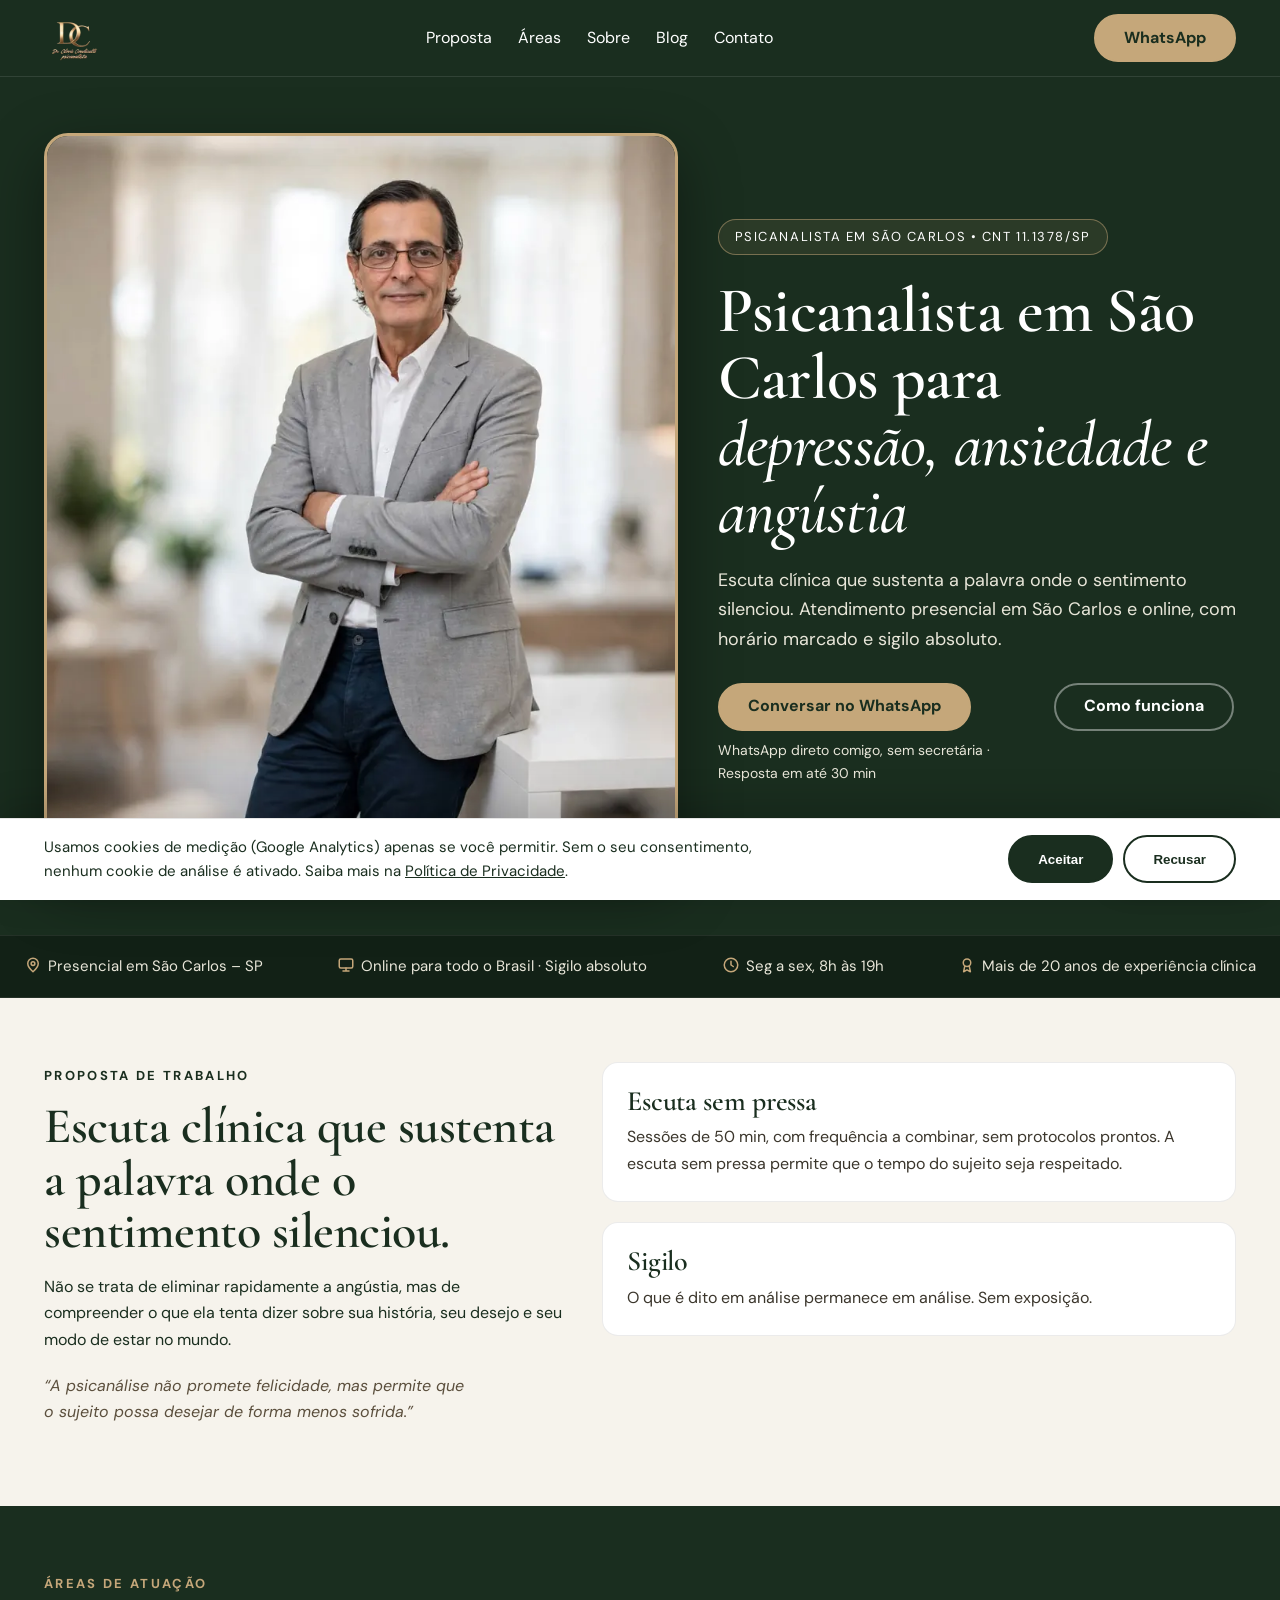
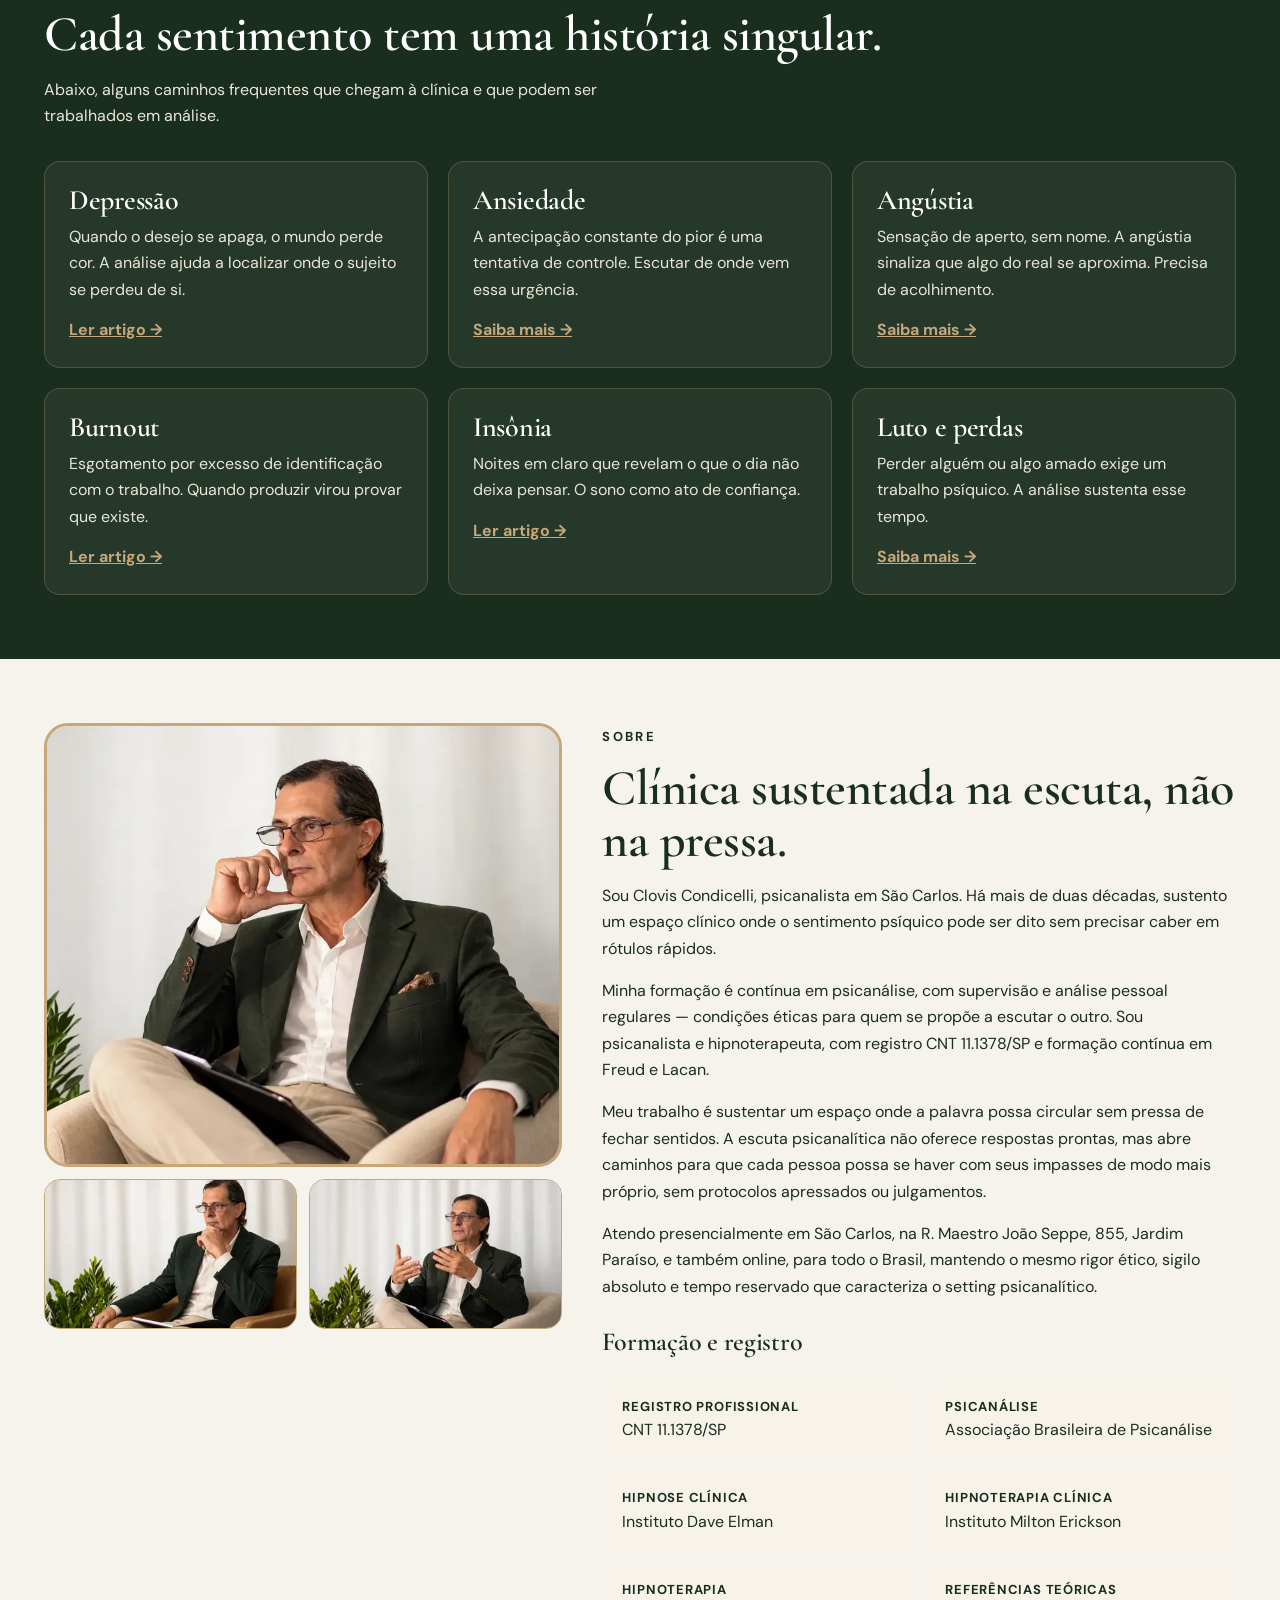
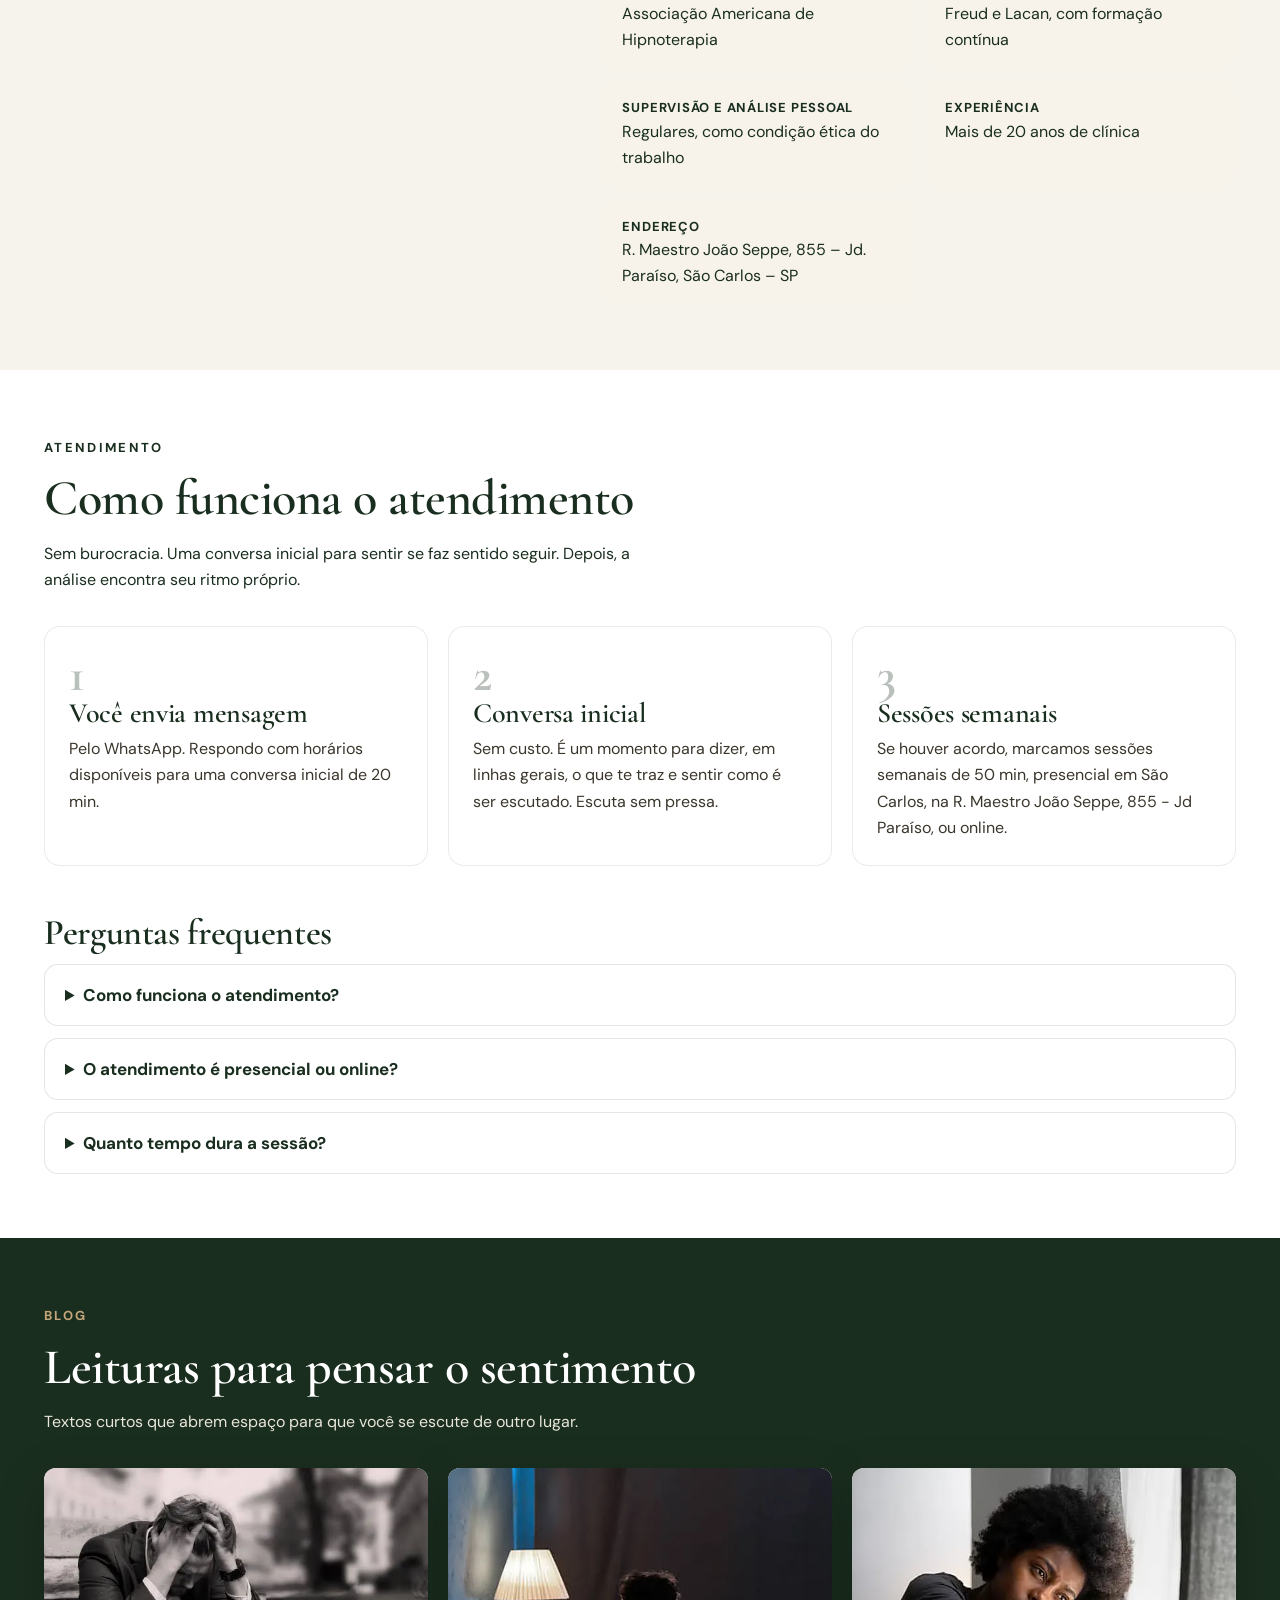
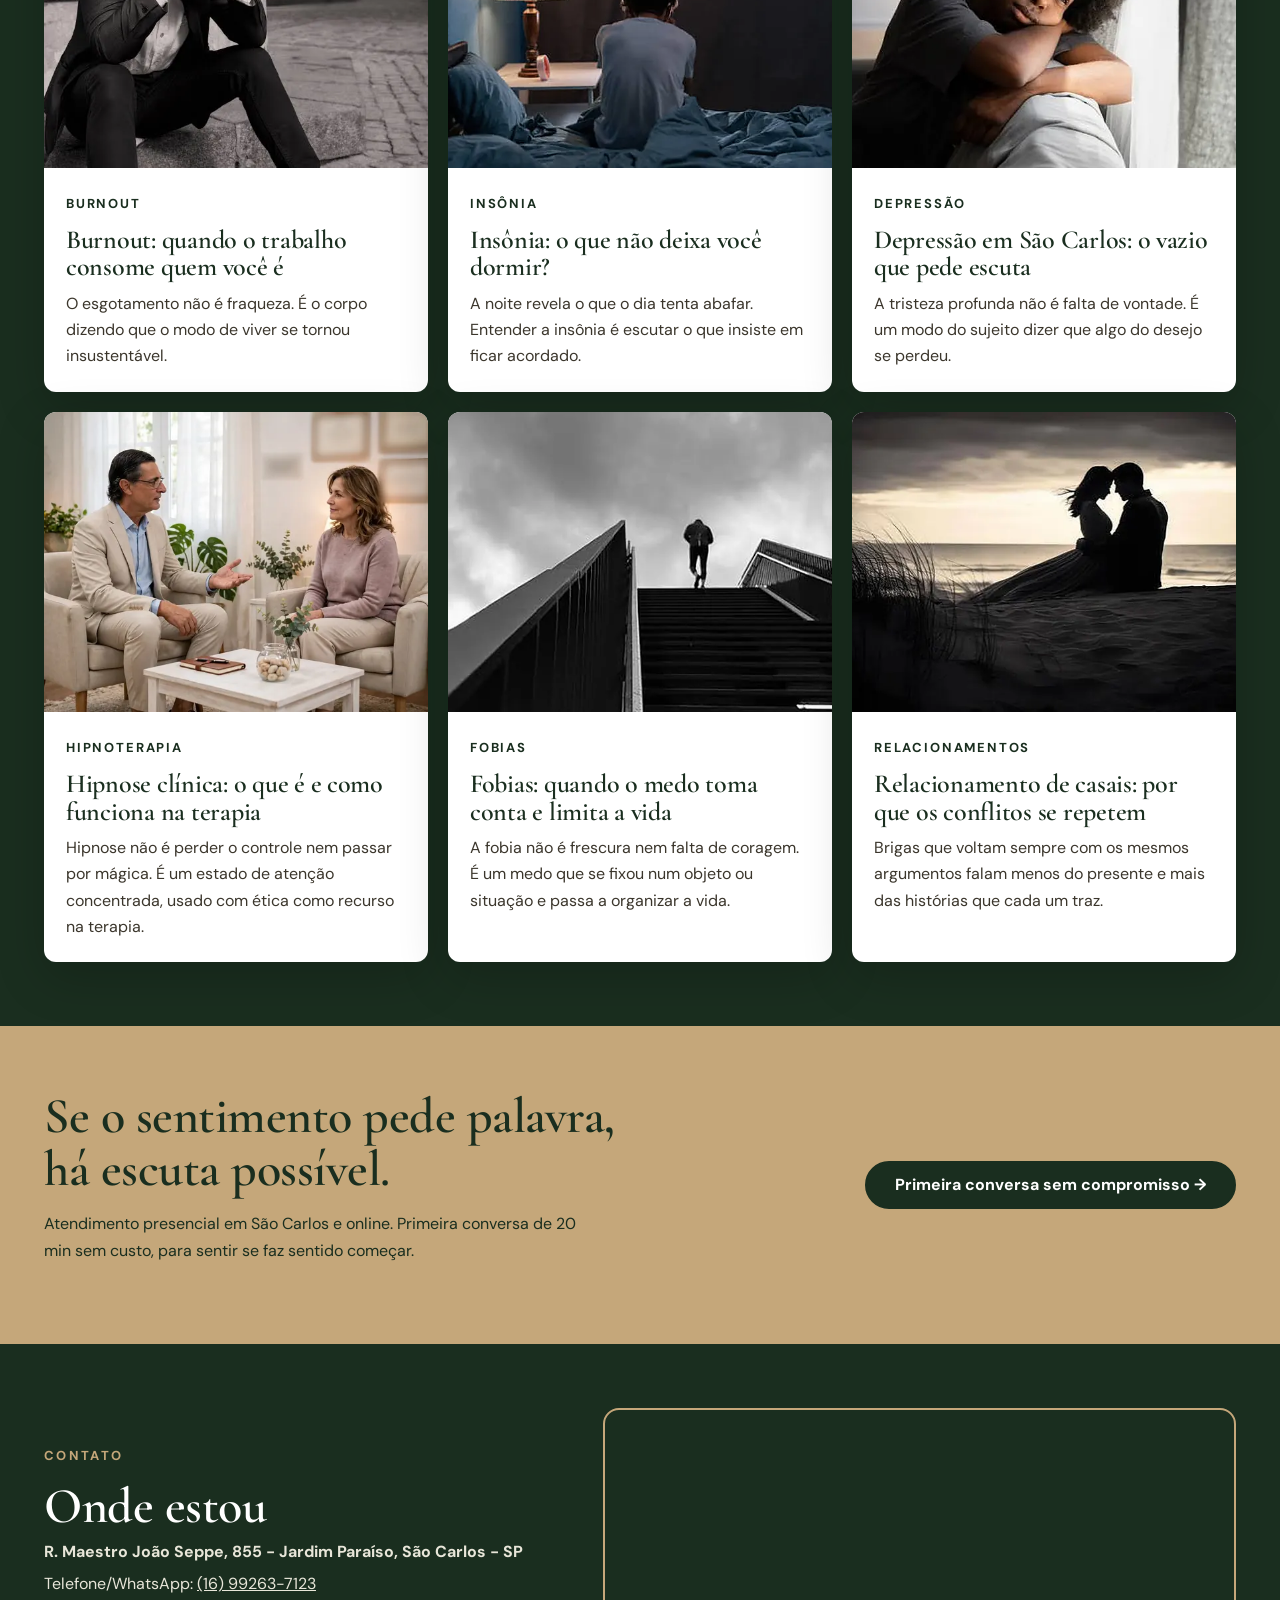
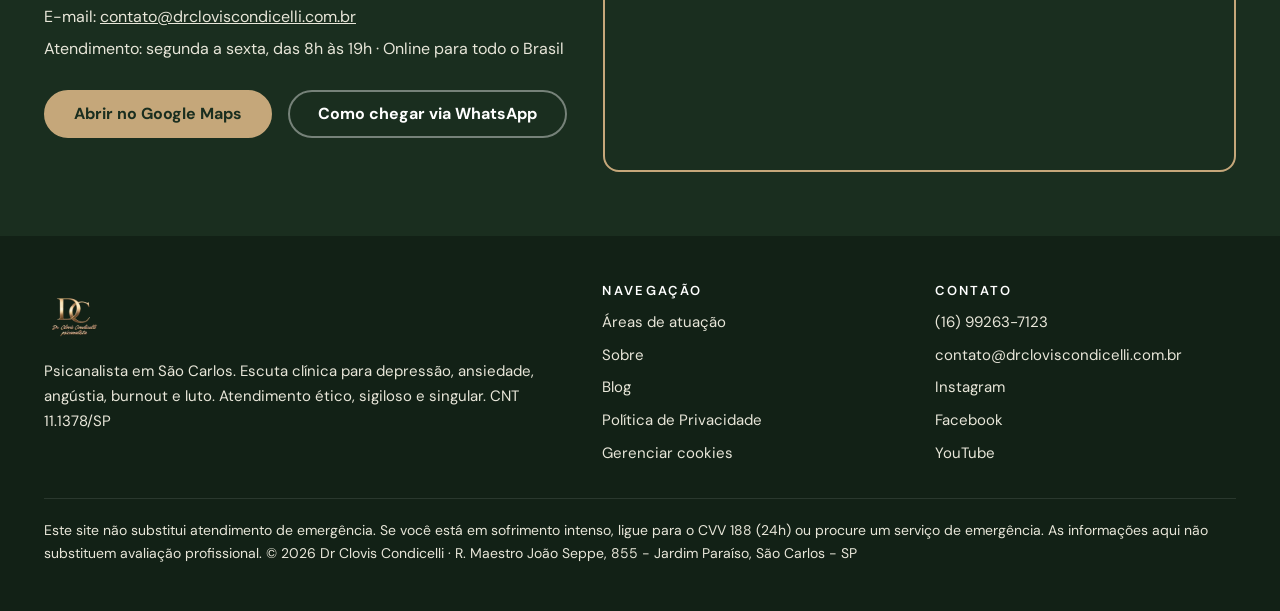
<file: index.html>
<!DOCTYPE html>
<html lang="pt-BR">
<head>
<meta charset="UTF-8">
<meta name="viewport" content="width=device-width, initial-scale=1">
<title>Psicanalista em São Carlos | Dr Clovis Condicelli</title>
<meta name="description" content="Psicanálise presencial em São Carlos e online. Escuta clínica para depressão, ansiedade, burnout e insônia. Primeira conversa de 20 min sem custo.">
<meta name="robots" content="index, follow, max-image-preview:large">
<meta name="author" content="Dr Clovis Condicelli">
<meta name="theme-color" content="#1A2E1F">
<meta name="google-site-verification" content="cea7e8a68cab7015">
<link rel="canonical" href="https://drcloviscondicelli.com.br/">
<link rel="icon" href="/favicon.ico" sizes="48x48"><link rel="icon" type="image/png" href="/favicon-32.png" sizes="32x32"><link rel="apple-touch-icon" href="/apple-touch-icon.png">
<meta property="og:type" content="website"><meta property="og:locale" content="pt_BR"><meta property="og:site_name" content="Dr Clovis Condicelli Psicanalista">
<meta property="og:title" content="Psicanalista em São Carlos | Dr Clovis Condicelli"><meta property="og:description" content="Psicanálise presencial em São Carlos e online. Escuta clínica para depressão, ansiedade, burnout e insônia. Primeira conversa de 20 min sem custo."><meta property="og:url" content="https://drcloviscondicelli.com.br/">
<meta property="og:image" content="https://drcloviscondicelli.com.br/og-image.jpg"><meta property="og:image:width" content="1200"><meta property="og:image:height" content="630"><meta property="og:image:alt" content="Dr Clovis Condicelli, psicanalista em São Carlos">
<meta name="twitter:card" content="summary_large_image"><meta name="twitter:title" content="Psicanalista em São Carlos | Dr Clovis Condicelli"><meta name="twitter:description" content="Psicanálise presencial em São Carlos e online. Escuta clínica para depressão, ansiedade, burnout e insônia. Primeira conversa de 20 min sem custo."><meta name="twitter:image" content="https://drcloviscondicelli.com.br/og-image.jpg">
<link rel="preconnect" href="https://fonts.googleapis.com"><link rel="preconnect" href="https://fonts.gstatic.com" crossorigin>
<link rel="stylesheet" href="https://fonts.googleapis.com/css2?family=Cormorant+Garamond:wght@500;600;700&family=DM+Sans:wght@400;500;700&display=swap">
<link rel="preload" as="image" href="/assets/img/hero-480.webp" imagesrcset="/assets/img/hero-480.webp 480w, /assets/img/hero-800.webp 800w" imagesizes="(min-width:900px) 40vw, 100vw" fetchpriority="high">
<link rel="stylesheet" href="/assets/style.css">
<script type="application/ld+json">{"@context":"https://schema.org","@type":["ProfessionalService","LocalBusiness"],"@id":"https://drcloviscondicelli.com.br/#negocio","name":"Dr Clovis Condicelli - Psicanalista em São Carlos","url":"https://drcloviscondicelli.com.br/","image":"https://drcloviscondicelli.com.br/og-image.jpg","logo":"https://drcloviscondicelli.com.br/assets/img/icon-512.png","telephone":"+55-16-99263-7123","email":"contato@drcloviscondicelli.com.br","description":"Atendimento psicanalítico presencial em São Carlos e online para todo o Brasil.","address":{"@type":"PostalAddress","streetAddress":"R. Maestro João Seppe, 855 - Jardim Paraíso","addressLocality":"São Carlos","addressRegion":"SP","postalCode":"13568-030","addressCountry":"BR"},"geo":{"@type":"GeoCoordinates","latitude":-21.9997,"longitude":-47.8906},"openingHoursSpecification":[{"@type":"OpeningHoursSpecification","dayOfWeek":["Monday","Tuesday","Wednesday","Thursday","Friday"],"opens":"08:00","closes":"19:00"}],"areaServed":[{"@type":"City","name":"São Carlos"},{"@type":"Country","name":"Brasil"}],"founder":{"@id":"https://drcloviscondicelli.com.br/#pessoa"},"sameAs":["https://www.facebook.com/drcondicelli","https://www.instagram.com/drcondicelli_psicanalista","https://www.youtube.com/@dr.cloviscondicelli"]}</script>
<script type="application/ld+json">{"@context":"https://schema.org","@type":"Person","@id":"https://drcloviscondicelli.com.br/#pessoa","name":"Clovis Condicelli","honorificPrefix":"Dr","jobTitle":"Psicanalista e hipnoterapeuta","identifier":"CNT 11.1378/SP","hasCredential":{"@type":"EducationalOccupationalCredential","credentialCategory":"registro profissional","name":"CNT 11.1378/SP"},"url":"https://drcloviscondicelli.com.br/","image":"https://drcloviscondicelli.com.br/og-image.jpg","description":"Psicanalista em São Carlos com mais de 20 anos de experiência clínica e formação contínua em Freud e Lacan.","alumniOf":[{"@type":"Organization","name":"Associação Brasileira de Psicanálise"},{"@type":"Organization","name":"Instituto Dave Elman Hipnose Clínica"},{"@type":"Organization","name":"Instituto Milton Erickson Hipnoterapia Clínica"},{"@type":"Organization","name":"Associação Americana de Hipnoterapia"}],"knowsAbout":["Psicanálise","Depressão","Ansiedade","Burnout","Insônia"],"worksFor":{"@id":"https://drcloviscondicelli.com.br/#negocio"},"address":{"@type":"PostalAddress","addressLocality":"São Carlos","addressRegion":"SP","addressCountry":"BR"},"sameAs":["https://www.facebook.com/drcondicelli","https://www.instagram.com/drcondicelli_psicanalista","https://www.youtube.com/@dr.cloviscondicelli"]}</script>
<script type="application/ld+json">{"@context":"https://schema.org","@type":"FAQPage","mainEntity":[{"@type":"Question","name":"Como funciona o atendimento?","acceptedAnswer":{"@type":"Answer","text":"O atendimento começa com uma conversa inicial de 20 minutos sem custo via WhatsApp direto com o Dr Clovis, sem secretária. Depois, sessões semanais de 50 minutos, com escuta clínica singular e sigilo absoluto."}},{"@type":"Question","name":"O atendimento é presencial ou online?","acceptedAnswer":{"@type":"Answer","text":"Ambos. Presencial em São Carlos, na R. Maestro João Seppe, 855, Jardim Paraíso, e online para todo o Brasil, mantendo o mesmo rigor ético e sigilo."}},{"@type":"Question","name":"Quanto tempo dura a sessão?","acceptedAnswer":{"@type":"Answer","text":"As sessões duram 50 minutos, com frequência semanal a combinar. A escuta sem pressa permite que o tempo do sujeito seja respeitado, sem protocolos prontos."}}]}</script>
</head>
<body>
<a class="skip" href="#conteudo">Ir para o conteúdo</a>
<header class="top"><div class="wrap"><a href="/" aria-label="Dr Clovis Condicelli - página inicial"><img src="/assets/img/logo-160.webp" srcset="/assets/img/logo-160.webp 160w, /assets/img/logo-320.webp 320w" sizes="60px" width="60" height="60" alt="Logotipo Dr Clovis Condicelli, psicanalista" class="logo"></a>
<nav class="main" aria-label="Principal"><a href="/#proposta">Proposta</a><a href="/#areas">Áreas</a><a href="/#sobre">Sobre</a><a href="/#blog">Blog</a><a href="/#contato">Contato</a></nav>
<a class="btn" href="https://wa.me/5516992637123?text=Ol%C3%A1%20Dr.%20Clovis,%20gostaria%20de%20agendar%20uma%20conversa%20inicial" target="_blank" rel="noopener">WhatsApp</a></div></header>
<main id="conteudo">
<section class="hero" id="inicio" style="padding:0"><div class="wrap">
<div style="order:2"><span class="badge">Psicanalista em São Carlos • CNT 11.1378/SP</span>
<h1>Psicanalista em São Carlos para <em>depressão, ansiedade e angústia</em></h1>
<p class="lead">Escuta clínica que sustenta a palavra onde o sentimento silenciou. Atendimento presencial em São Carlos e online, com horário marcado e sigilo absoluto.</p>
<div class="cta"><div><a class="btn " href="https://wa.me/5516992637123?text=Ol%C3%A1%20Dr.%20Clovis,%20gostaria%20de%20agendar%20uma%20conversa%20inicial" target="_blank" rel="noopener">Conversar no WhatsApp</a><p class="note">WhatsApp direto comigo, sem secretária · Resposta em até 30 min</p></div><a class="btn out" href="#como-funciona">Como funciona</a></div></div>
<div class="photo" style="order:1"><img src="/assets/img/hero-480.webp" srcset="/assets/img/hero-480.webp 480w, /assets/img/hero-800.webp 800w" sizes="(min-width:900px) 40vw, 100vw" width="800" height="1000" alt="Dr Clovis Condicelli, psicanalista, sorrindo de braços cruzados em seu consultório em São Carlos" class="" fetchpriority=high></div>
</div></section>
<div class="strip"><ul><li><svg viewBox="0 0 24 24" aria-hidden="true"><path d="M12 21s7-6.200 7-11a7 7 0 1 0-14 0c0 4.800 7 11 7 11z"/><circle cx="12" cy="10" r="2.500"/></svg>Presencial em São Carlos – SP</li><li><svg viewBox="0 0 24 24" aria-hidden="true"><rect x="3" y="4" width="18" height="12" rx="2"/><path d="M8 20h8M12 16v4"/></svg>Online para todo o Brasil · Sigilo absoluto</li><li><svg viewBox="0 0 24 24" aria-hidden="true"><circle cx="12" cy="12" r="9"/><path d="M12 7v5l3 2"/></svg>Seg a sex, 8h às 19h</li><li><svg viewBox="0 0 24 24" aria-hidden="true"><circle cx="12" cy="9" r="5"/><path d="M9 13.500 7.500 21 12 18.500 16.500 21 15 13.500"/></svg>Mais de 20 anos de experiência clínica</li></ul></div>
<section class="cream" id="proposta"><div class="wrap two"><div><span class="eyebrow">Proposta de trabalho</span><h2 class="h">Escuta clínica que sustenta a palavra onde o sentimento silenciou.</h2>
<p>Não se trata de eliminar rapidamente a angústia, mas de compreender o que ela tenta dizer sobre sua história, seu desejo e seu modo de estar no mundo.</p>
<p class="quote">“A psicanálise não promete felicidade, mas permite que o sujeito possa desejar de forma menos sofrida.”</p></div>
<div class="grid3" style="grid-template-columns:1fr;margin:0"><div class="card"><h3>Escuta sem pressa</h3><p>Sessões de 50 min, com frequência a combinar, sem protocolos prontos. A escuta sem pressa permite que o tempo do sujeito seja respeitado.</p></div>
<div class="card"><h3>Sigilo</h3><p>O que é dito em análise permanece em análise. Sem exposição.</p></div></div></div></section>
<section id="areas"><div class="wrap"><span class="eyebrow" style="color:var(--g)">Áreas de atuação</span><h2 class="h">Cada sentimento tem uma história singular.</h2>
<p style="max-width:640px;color:var(--c)">Abaixo, alguns caminhos frequentes que chegam à clínica e que podem ser trabalhados em análise.</p>
<div class="grid3"><article class="card"><h3>Depressão</h3><p>Quando o desejo se apaga, o mundo perde cor. A análise ajuda a localizar onde o sujeito se perdeu de si.</p><a class="more" href="/blog/depressao/">Ler artigo →</a></article><article class="card"><h3>Ansiedade</h3><p>A antecipação constante do pior é uma tentativa de controle. Escutar de onde vem essa urgência.</p><a class="more" href="/ansiedade-sao-carlos/">Saiba mais →</a></article><article class="card"><h3>Angústia</h3><p>Sensação de aperto, sem nome. A angústia sinaliza que algo do real se aproxima. Precisa de acolhimento.</p><a class="more" href="/angustia-sao-carlos/">Saiba mais →</a></article><article class="card"><h3>Burnout</h3><p>Esgotamento por excesso de identificação com o trabalho. Quando produzir virou provar que existe.</p><a class="more" href="/blog/burnout/">Ler artigo →</a></article><article class="card"><h3>Insônia</h3><p>Noites em claro que revelam o que o dia não deixa pensar. O sono como ato de confiança.</p><a class="more" href="/blog/insonia/">Ler artigo →</a></article><article class="card"><h3>Luto e perdas</h3><p>Perder alguém ou algo amado exige um trabalho psíquico. A análise sustenta esse tempo.</p><a class="more" href="/luto-sao-carlos/">Saiba mais →</a></article></div></div></section>
<section class="cream sobre" id="sobre"><div class="wrap two"><div><img src="/assets/img/sobre-480.webp" srcset="/assets/img/sobre-480.webp 480w, /assets/img/sobre-800.webp 800w" sizes="(min-width:900px) 40vw, 100vw" width="800" height="684" alt="Dr Clovis Condicelli, psicanalista, sentado em uma poltrona, com a mão no queixo, em atitude de escuta" class="" loading=lazy decoding=async>
<div class="thumbs"><img src="/assets/img/sala1-360.webp" srcset="/assets/img/sala1-360.webp 360w, /assets/img/sala1-560.webp 560w" sizes="(min-width:900px) 20vw, 50vw" width="560" height="373" alt="Dr Clovis Condicelli escutando com atenção, em poltrona de couro, ao lado de uma planta no consultório" class="" loading=lazy decoding=async><img src="/assets/img/sala2-360.webp" srcset="/assets/img/sala2-360.webp 360w, /assets/img/sala2-560.webp 560w" sizes="(min-width:900px) 20vw, 50vw" width="560" height="373" alt="Dr Clovis Condicelli conversando durante uma sessão de psicanálise" class="" loading=lazy decoding=async></div></div>
<div><span class="eyebrow">Sobre</span><h2 class="h">Clínica sustentada na escuta, não na pressa.</h2>
<p>Sou Clovis Condicelli, psicanalista em São Carlos. Há mais de duas décadas, sustento um espaço clínico onde o sentimento psíquico pode ser dito sem precisar caber em rótulos rápidos.</p>
<p>Minha formação é contínua em psicanálise, com supervisão e análise pessoal regulares — condições éticas para quem se propõe a escutar o outro. Sou psicanalista e hipnoterapeuta, com registro CNT 11.1378/SP e formação contínua em Freud e Lacan.</p>
<p>Meu trabalho é sustentar um espaço onde a palavra possa circular sem pressa de fechar sentidos. A escuta psicanalítica não oferece respostas prontas, mas abre caminhos para que cada pessoa possa se haver com seus impasses de modo mais próprio, sem protocolos apressados ou julgamentos.</p>
<p>Atendo presencialmente em São Carlos, na R. Maestro João Seppe, 855, Jardim Paraíso, e também online, para todo o Brasil, mantendo o mesmo rigor ético, sigilo absoluto e tempo reservado que caracteriza o setting psicanalítico.</p>
<h3 class="serif" style="font-size:26px;margin-top:28px">Formação e registro</h3><div class="facts"><div><b>Registro profissional</b>CNT 11.1378/SP</div><div><b>Psicanálise</b>Associação Brasileira de Psicanálise</div><div><b>Hipnose clínica</b>Instituto Dave Elman</div><div><b>Hipnoterapia clínica</b>Instituto Milton Erickson</div><div><b>Hipnoterapia</b>Associação Americana de Hipnoterapia</div><div><b>Referências teóricas</b>Freud e Lacan, com formação contínua</div><div><b>Supervisão e análise pessoal</b>Regulares, como condição ética do trabalho</div><div><b>Experiência</b>Mais de 20 anos de clínica</div><div><b>Endereço</b>R. Maestro João Seppe, 855 – Jd. Paraíso, São Carlos – SP</div></div></div></div></div></section>
<section class="light" id="como-funciona"><div class="wrap"><span class="eyebrow">Atendimento</span><h2 class="h">Como funciona o atendimento</h2>
<p style="max-width:640px">Sem burocracia. Uma conversa inicial para sentir se faz sentido seguir. Depois, a análise encontra seu ritmo próprio.</p>
<div class="grid3"><div class="card step"><b>1</b><h3>Você envia mensagem</h3><p>Pelo WhatsApp. Respondo com horários disponíveis para uma conversa inicial de 20 min.</p></div><div class="card step"><b>2</b><h3>Conversa inicial</h3><p>Sem custo. É um momento para dizer, em linhas gerais, o que te traz e sentir como é ser escutado. Escuta sem pressa.</p></div><div class="card step"><b>3</b><h3>Sessões semanais</h3><p>Se houver acordo, marcamos sessões semanais de 50 min, presencial em São Carlos, na R. Maestro João Seppe, 855 - Jd Paraíso, ou online.</p></div></div><h2 class="h" style="font-size:36px;margin-top:48px">Perguntas frequentes</h2><details><summary>Como funciona o atendimento?</summary><p>O atendimento começa com uma conversa inicial de 20 minutos sem custo via WhatsApp direto com o Dr Clovis, sem secretária. Depois, sessões semanais de 50 minutos, com escuta clínica singular e sigilo absoluto.</p></details><details><summary>O atendimento é presencial ou online?</summary><p>Ambos. Presencial em São Carlos, na R. Maestro João Seppe, 855, Jardim Paraíso, e online para todo o Brasil, mantendo o mesmo rigor ético e sigilo.</p></details><details><summary>Quanto tempo dura a sessão?</summary><p>As sessões duram 50 minutos, com frequência semanal a combinar. A escuta sem pressa permite que o tempo do sujeito seja respeitado, sem protocolos prontos.</p></details></div></section>
<section id="blog"><div class="wrap"><span class="eyebrow" style="color:var(--g)">Blog</span><h2 class="h">Leituras para pensar o sentimento</h2>
<p style="max-width:640px;color:var(--c)">Textos curtos que abrem espaço para que você se escute de outro lugar.</p><div class="grid3"><a class="post" href="/blog/burnout/"><img src="/assets/img/burnout-400.webp" srcset="/assets/img/burnout-400.webp 400w, /assets/img/burnout-678.webp 678w" sizes="(min-width:900px) 33vw, 100vw" width="678" height="452" alt="Homem de terno sentado em degraus de pedra, com as mãos na cabeça, ilustrando o artigo sobre burnout" class="" loading=lazy decoding=async><div><small>Burnout</small><h3>Burnout: quando o trabalho consome quem você é</h3><p>O esgotamento não é fraqueza. É o corpo dizendo que o modo de viver se tornou insustentável.</p></div></a><a class="post" href="/blog/insonia/"><img src="/assets/img/insonia-400.webp" srcset="/assets/img/insonia-400.webp 400w, /assets/img/insonia-678.webp 678w" sizes="(min-width:900px) 33vw, 100vw" width="678" height="452" alt="Pessoa de costas sentada na cama, em um quarto à meia-luz ao lado de um abajur, ilustrando o artigo sobre insônia" class="" loading=lazy decoding=async><div><small>Insônia</small><h3>Insônia: o que não deixa você dormir?</h3><p>A noite revela o que o dia tenta abafar. Entender a insônia é escutar o que insiste em ficar acordado.</p></div></a><a class="post" href="/blog/depressao/"><img src="/assets/img/depressao-400.webp" srcset="/assets/img/depressao-400.webp 400w, /assets/img/depressao-678.webp 678w" sizes="(min-width:900px) 33vw, 100vw" width="678" height="452" alt="Jovem de cabelo cacheado apoiada no braço de um sofá, olhando pela janela com expressão pensativa, ilustrando o artigo sobre depressão" class="" loading=lazy decoding=async><div><small>Depressão</small><h3>Depressão em São Carlos: o vazio que pede escuta</h3><p>A tristeza profunda não é falta de vontade. É um modo do sujeito dizer que algo do desejo se perdeu.</p></div></a><a class="post" href="/blog/hipnose/"><img src="/assets/img/hipnose-400.webp" srcset="/assets/img/hipnose-400.webp 400w, /assets/img/hipnose-678.webp 678w" sizes="(min-width:900px) 33vw, 100vw" width="678" height="452" alt="Dr Clovis Condicelli conversando com uma mulher em um consultório claro, sentados em poltronas bege, com plantas e uma mesa de centro" class="" loading=lazy decoding=async><div><small>Hipnoterapia</small><h3>Hipnose clínica: o que é e como funciona na terapia</h3><p>Hipnose não é perder o controle nem passar por mágica. É um estado de atenção concentrada, usado com ética como recurso na terapia.</p></div></a><a class="post" href="/blog/fobias/"><img src="/assets/img/fobias-400.webp" srcset="/assets/img/fobias-400.webp 400w, /assets/img/fobias-678.webp 678w" sizes="(min-width:900px) 33vw, 100vw" width="678" height="452" alt="Pessoa de costas subindo uma escada alta sob um céu nublado, em preto e branco, ilustrando o artigo sobre fobias" class="" loading=lazy decoding=async><div><small>Fobias</small><h3>Fobias: quando o medo toma conta e limita a vida</h3><p>A fobia não é frescura nem falta de coragem. É um medo que se fixou num objeto ou situação e passa a organizar a vida.</p></div></a><a class="post" href="/blog/casais/"><img src="/assets/img/casais-400.webp" srcset="/assets/img/casais-400.webp 400w, /assets/img/casais-678.webp 678w" sizes="(min-width:900px) 33vw, 100vw" width="678" height="452" alt="Silhueta de um casal sentado em uma duna, de frente um para o outro, ao entardecer, ilustrando o artigo sobre relacionamento de casais" class="" loading=lazy decoding=async><div><small>Relacionamentos</small><h3>Relacionamento de casais: por que os conflitos se repetem</h3><p>Brigas que voltam sempre com os mesmos argumentos falam menos do presente e mais das histórias que cada um traz.</p></div></a></div></div></section>
<section class="gold"><div class="wrap" style="display:flex;flex-wrap:wrap;gap:24px;align-items:center;justify-content:space-between"><div><h2 class="h" style="margin:0">Se o sentimento pede palavra,<br>há escuta possível.</h2>
<p style="max-width:540px">Atendimento presencial em São Carlos e online. Primeira conversa de 20 min sem custo, para sentir se faz sentido começar.</p></div><a class="btn dk" href="https://wa.me/5516992637123?text=Ol%C3%A1%20Dr.%20Clovis,%20gostaria%20de%20agendar%20uma%20conversa%20inicial" target="_blank" rel="noopener">Primeira conversa sem compromisso →</a></div></section>
<section id="contato"><div class="wrap contact"><div><span class="eyebrow" style="color:var(--g)">Contato</span><h2 class="h">Onde estou</h2>
<address><p><strong>R. Maestro João Seppe, 855 - Jardim Paraíso, São Carlos - SP</strong></p><p>Telefone/WhatsApp: <a href="tel:+5516992637123">(16) 99263-7123</a></p><p>E-mail: <a href="mailto:contato@drcloviscondicelli.com.br">contato@drcloviscondicelli.com.br</a></p><p>Atendimento: segunda a sexta, das 8h às 19h · Online para todo o Brasil</p></address>
<div class="cta"><a class="btn" href="https://www.google.com/maps/search/?api=1&query=R.+Maestro+Jo%C3%A3o+Seppe+855+Jardim+Para%C3%ADso+S%C3%A3o+Carlos+SP" target="_blank" rel="noopener">Abrir no Google Maps</a><a class="btn out" href="https://wa.me/5516992637123?text=Ol%C3%A1%20Dr.%20Clovis,%20gostaria%20de%20agendar%20uma%20conversa%20inicial" target="_blank" rel="noopener">Como chegar via WhatsApp</a></div></div>
<div class="map"><iframe src="https://www.openstreetmap.org/export/embed.html?bbox=-47.9000%2C-22.0100%2C-47.8800%2C-21.9900&amp;layer=mapnik&amp;marker=-21.9997%2C-47.8906" title="Mapa do consultório do Dr Clovis Condicelli em São Carlos" loading="lazy"></iframe></div></div></section>
</main>
<footer><div class="wrap"><div class="cols"><div><img src="/assets/img/logo-160.webp" srcset="/assets/img/logo-160.webp 160w, /assets/img/logo-320.webp 320w" sizes="64px" width="64" height="64" alt="Logotipo Dr Clovis Condicelli, psicanalista" class="logo" loading=lazy>
<p>Psicanalista em São Carlos. Escuta clínica para depressão, ansiedade, angústia, burnout e luto. Atendimento ético, sigiloso e singular. CNT 11.1378/SP</p></div>
<div><h2>Navegação</h2><ul><li><a href="/#areas">Áreas de atuação</a></li><li><a href="/#sobre">Sobre</a></li><li><a href="/#blog">Blog</a></li><li><a href="/politica-de-privacidade/">Política de Privacidade</a></li><li><a href="#" id="cc-manage">Gerenciar cookies</a></li></ul></div>
<div><h2>Contato</h2><ul><li><a href="tel:+5516992637123">(16) 99263-7123</a></li><li><a href="mailto:contato@drcloviscondicelli.com.br">contato@drcloviscondicelli.com.br</a></li>
<li><a href="https://www.instagram.com/drcondicelli_psicanalista" target="_blank" rel="noopener">Instagram</a></li><li><a href="https://www.facebook.com/drcondicelli" target="_blank" rel="noopener">Facebook</a></li><li><a href="https://www.youtube.com/@dr.cloviscondicelli" target="_blank" rel="noopener">YouTube</a></li></ul></div></div>
<p class="legal">Este site não substitui atendimento de emergência. Se você está em sofrimento intenso, ligue para o CVV 188 (24h) ou procure um serviço de emergência. As informações aqui não substituem avaliação profissional. © 2026 Dr Clovis Condicelli · R. Maestro João Seppe, 855 - Jardim Paraíso, São Carlos - SP</p></div></footer>
<a class="wa" href="https://wa.me/5516992637123?text=Ol%C3%A1%20Dr.%20Clovis,%20gostaria%20de%20agendar%20uma%20conversa%20inicial" target="_blank" rel="noopener" aria-label="Falar com o Dr Clovis no WhatsApp"><svg width="22" height="22" viewBox="0 0 24 24" fill="currentColor" aria-hidden="true"><path d="M12 2a10 10 0 0 0-8.6 15.1L2 22l5-1.3A10 10 0 1 0 12 2zm5.2 14.2c-.2.6-1.300 1.200-1.800 1.200-.5.100-1 .2-3.300-.7-2.800-1.200-4.600-4-4.700-4.200-.1-.2-1.100-1.500-1.100-2.800s.7-2 1-2.300c.2-.3.600-.3.800-.3h.6c.2 0 .4 0 .6.500l.8 2c.1.200.1.300 0 .5l-.4.500-.3.400c-.1.100-.3.300-.1.600.2.300.8 1.300 1.700 2.100 1.100 1 2.100 1.300 2.400 1.400.3.100.5.100.6-.1l.9-1.100c.2-.3.400-.2.600-.1l1.900.9c.3.100.5.200.5.300.1.200.1.800-.1 1.500z"/></svg>WhatsApp</a>
<div id="cookie" class="cookie" role="dialog" aria-label="Aviso de cookies" hidden><div class="wrap"><p>Usamos cookies de medição (Google Analytics) apenas se você permitir. Sem o seu consentimento, nenhum cookie de análise é ativado. Saiba mais na <a href="/politica-de-privacidade/">Política de Privacidade</a>.</p>
<div><button class="btn dk" id="cc-ok" type="button">Aceitar</button><button class="btn out" style="color:#1A2E1F;border-color:#1A2E1F" id="cc-no" type="button">Recusar</button></div></div></div>
<script src="/assets/site.js" defer></script>
</body>
</html>
</file>
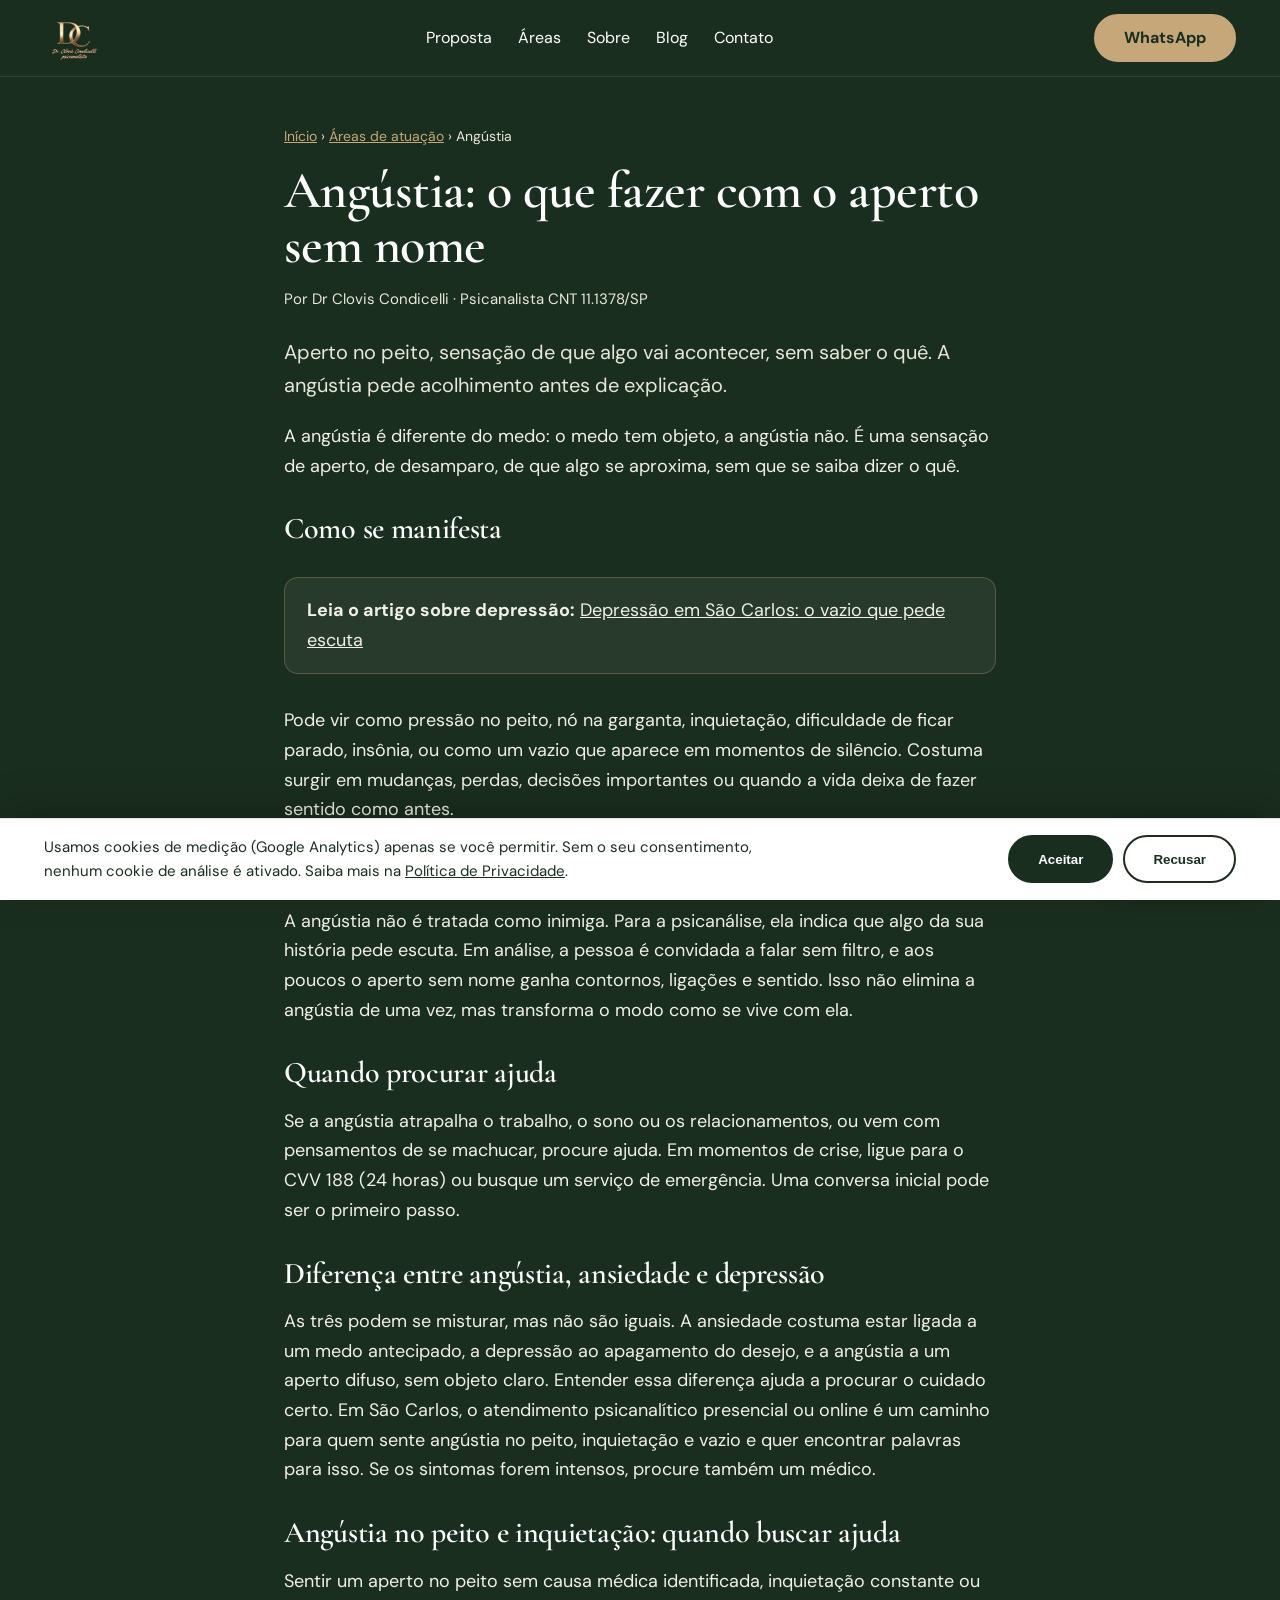
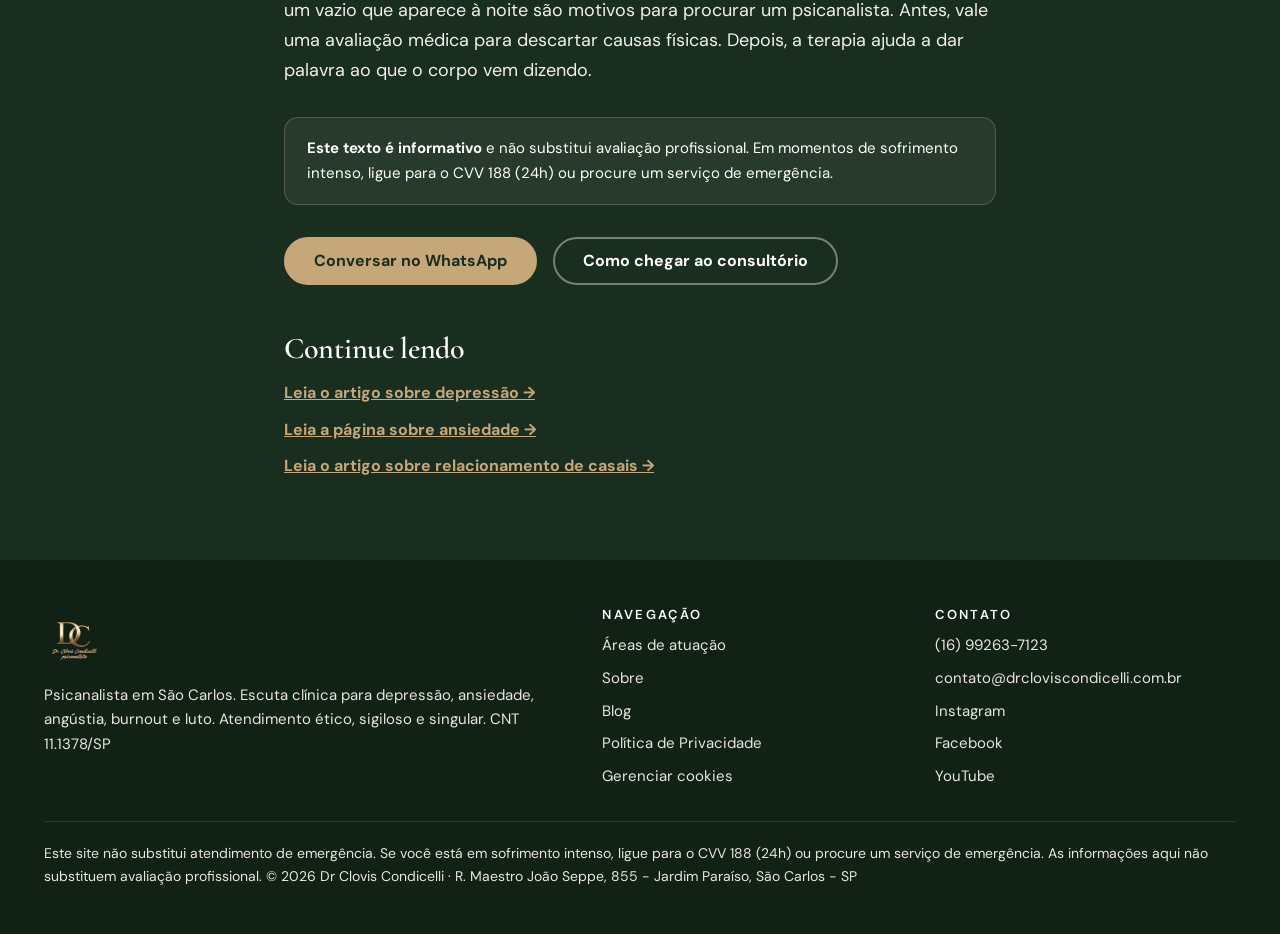
<file: angustia-sao-carlos/index.html>
<!DOCTYPE html>
<html lang="pt-BR">
<head>
<meta charset="UTF-8">
<meta name="viewport" content="width=device-width, initial-scale=1">
<title>Angústia: o que fazer com o aperto sem nome</title>
<meta name="description" content="A angústia é um aperto sem motivo aparente. Entenda como a psicanálise a escuta e como é o atendimento em São Carlos e online.">
<meta name="robots" content="index, follow, max-image-preview:large">
<meta name="author" content="Dr Clovis Condicelli">
<meta name="theme-color" content="#1A2E1F">
<meta name="google-site-verification" content="cea7e8a68cab7015">
<link rel="canonical" href="https://drcloviscondicelli.com.br/angustia-sao-carlos/">
<link rel="icon" href="/favicon.ico" sizes="48x48"><link rel="icon" type="image/png" href="/favicon-32.png" sizes="32x32"><link rel="apple-touch-icon" href="/apple-touch-icon.png">
<meta property="og:type" content="website"><meta property="og:locale" content="pt_BR"><meta property="og:site_name" content="Dr Clovis Condicelli Psicanalista">
<meta property="og:title" content="Angústia: o que fazer com o aperto sem nome"><meta property="og:description" content="A angústia é um aperto sem motivo aparente. Entenda como a psicanálise a escuta e como é o atendimento em São Carlos e online."><meta property="og:url" content="https://drcloviscondicelli.com.br/angustia-sao-carlos/">
<meta property="og:image" content="https://drcloviscondicelli.com.br/og-image.jpg"><meta property="og:image:width" content="1200"><meta property="og:image:height" content="630"><meta property="og:image:alt" content="Dr Clovis Condicelli, psicanalista em São Carlos">
<meta name="twitter:card" content="summary_large_image"><meta name="twitter:title" content="Angústia: o que fazer com o aperto sem nome"><meta name="twitter:description" content="A angústia é um aperto sem motivo aparente. Entenda como a psicanálise a escuta e como é o atendimento em São Carlos e online."><meta name="twitter:image" content="https://drcloviscondicelli.com.br/og-image.jpg">
<link rel="preconnect" href="https://fonts.googleapis.com"><link rel="preconnect" href="https://fonts.gstatic.com" crossorigin>
<link rel="stylesheet" href="https://fonts.googleapis.com/css2?family=Cormorant+Garamond:wght@500;600;700&family=DM+Sans:wght@400;500;700&display=swap">
<link rel="stylesheet" href="/assets/style.css">
<script type="application/ld+json">{"@context":"https://schema.org","@type":"WebPage","name":"Angústia: o que fazer com o aperto sem nome","description":"A angústia é um aperto sem motivo aparente. Entenda como a psicanálise a escuta e como é o atendimento em São Carlos e online.","inLanguage":"pt-BR","url":"https://drcloviscondicelli.com.br/angustia-sao-carlos/","about":"Áreas de atuação","author":{"@id":"https://drcloviscondicelli.com.br/#pessoa"},"isPartOf":{"@id":"https://drcloviscondicelli.com.br/#negocio"}}</script>
<script type="application/ld+json">{"@context":"https://schema.org","@type":"BreadcrumbList","itemListElement":[{"@type":"ListItem","position":1,"name":"Início","item":"https://drcloviscondicelli.com.br/"},{"@type":"ListItem","position":2,"name":"Áreas de atuação","item":"https://drcloviscondicelli.com.br/#areas"},{"@type":"ListItem","position":3,"name":"Angústia: o que fazer com o aperto sem nome","item":"https://drcloviscondicelli.com.br/angustia-sao-carlos/"}]}</script>
<script type="application/ld+json">{"@context":"https://schema.org","@type":["ProfessionalService","LocalBusiness"],"@id":"https://drcloviscondicelli.com.br/#negocio","name":"Dr Clovis Condicelli - Psicanalista em São Carlos","url":"https://drcloviscondicelli.com.br/","image":"https://drcloviscondicelli.com.br/og-image.jpg","logo":"https://drcloviscondicelli.com.br/assets/img/icon-512.png","telephone":"+55-16-99263-7123","email":"contato@drcloviscondicelli.com.br","description":"Atendimento psicanalítico presencial em São Carlos e online para todo o Brasil.","address":{"@type":"PostalAddress","streetAddress":"R. Maestro João Seppe, 855 - Jardim Paraíso","addressLocality":"São Carlos","addressRegion":"SP","postalCode":"13568-030","addressCountry":"BR"},"geo":{"@type":"GeoCoordinates","latitude":-21.9997,"longitude":-47.8906},"openingHoursSpecification":[{"@type":"OpeningHoursSpecification","dayOfWeek":["Monday","Tuesday","Wednesday","Thursday","Friday"],"opens":"08:00","closes":"19:00"}],"areaServed":[{"@type":"City","name":"São Carlos"},{"@type":"Country","name":"Brasil"}],"founder":{"@id":"https://drcloviscondicelli.com.br/#pessoa"},"sameAs":["https://www.facebook.com/drcondicelli","https://www.instagram.com/drcondicelli_psicanalista","https://www.youtube.com/@dr.cloviscondicelli"]}</script>
<script type="application/ld+json">{"@context":"https://schema.org","@type":"Person","@id":"https://drcloviscondicelli.com.br/#pessoa","name":"Clovis Condicelli","honorificPrefix":"Dr","jobTitle":"Psicanalista e hipnoterapeuta","identifier":"CNT 11.1378/SP","hasCredential":{"@type":"EducationalOccupationalCredential","credentialCategory":"registro profissional","name":"CNT 11.1378/SP"},"url":"https://drcloviscondicelli.com.br/","image":"https://drcloviscondicelli.com.br/og-image.jpg","description":"Psicanalista em São Carlos com mais de 20 anos de experiência clínica e formação contínua em Freud e Lacan.","alumniOf":[{"@type":"Organization","name":"Associação Brasileira de Psicanálise"},{"@type":"Organization","name":"Instituto Dave Elman Hipnose Clínica"},{"@type":"Organization","name":"Instituto Milton Erickson Hipnoterapia Clínica"},{"@type":"Organization","name":"Associação Americana de Hipnoterapia"}],"knowsAbout":["Psicanálise","Depressão","Ansiedade","Burnout","Insônia"],"worksFor":{"@id":"https://drcloviscondicelli.com.br/#negocio"},"address":{"@type":"PostalAddress","addressLocality":"São Carlos","addressRegion":"SP","addressCountry":"BR"},"sameAs":["https://www.facebook.com/drcondicelli","https://www.instagram.com/drcondicelli_psicanalista","https://www.youtube.com/@dr.cloviscondicelli"]}</script>
</head>
<body>
<a class="skip" href="#conteudo">Ir para o conteúdo</a>
<header class="top"><div class="wrap"><a href="/" aria-label="Dr Clovis Condicelli - página inicial"><img src="/assets/img/logo-160.webp" srcset="/assets/img/logo-160.webp 160w, /assets/img/logo-320.webp 320w" sizes="60px" width="60" height="60" alt="Logotipo Dr Clovis Condicelli, psicanalista" class="logo"></a>
<nav class="main" aria-label="Principal"><a href="/#proposta">Proposta</a><a href="/#areas">Áreas</a><a href="/#sobre">Sobre</a><a href="/#blog">Blog</a><a href="/#contato">Contato</a></nav>
<a class="btn" href="https://wa.me/5516992637123?text=Ol%C3%A1%20Dr.%20Clovis,%20gostaria%20de%20agendar%20uma%20conversa%20inicial" target="_blank" rel="noopener">WhatsApp</a></div></header>
<main id="conteudo">
<article class="art"><nav class="crumbs" aria-label="Você está em"><a href="/">Início</a> › <a href="/#areas">Áreas de atuação</a> › Angústia</nav>
<h1 style="margin-top:16px">Angústia: o que fazer com o aperto sem nome</h1>
<p class="meta">Por Dr Clovis Condicelli · Psicanalista CNT 11.1378/SP</p>
<p class="lead">Aperto no peito, sensação de que algo vai acontecer, sem saber o quê. A angústia pede acolhimento antes de explicação.</p>
<p>A angústia é diferente do medo: o medo tem objeto, a angústia não. É uma sensação de aperto, de desamparo, de que algo se aproxima, sem que se saiba dizer o quê.</p><h2 class="serif">Como se manifesta</h2><p class="box"><strong>Leia o artigo sobre depressão:</strong> <a href="/blog/depressao/">Depressão em São Carlos: o vazio que pede escuta</a></p><p>Pode vir como pressão no peito, nó na garganta, inquietação, dificuldade de ficar parado, insônia, ou como um vazio que aparece em momentos de silêncio. Costuma surgir em mudanças, perdas, decisões importantes ou quando a vida deixa de fazer sentido como antes.</p><h2 class="serif">O que a psicanálise propõe</h2><p>A angústia não é tratada como inimiga. Para a psicanálise, ela indica que algo da sua história pede escuta. Em análise, a pessoa é convidada a falar sem filtro, e aos poucos o aperto sem nome ganha contornos, ligações e sentido. Isso não elimina a angústia de uma vez, mas transforma o modo como se vive com ela.</p><h2 class="serif">Quando procurar ajuda</h2><p>Se a angústia atrapalha o trabalho, o sono ou os relacionamentos, ou vem com pensamentos de se machucar, procure ajuda. Em momentos de crise, ligue para o CVV 188 (24 horas) ou busque um serviço de emergência. Uma conversa inicial pode ser o primeiro passo.</p><h2 class="serif">Diferença entre angústia, ansiedade e depressão</h2><p>As três podem se misturar, mas não são iguais. A ansiedade costuma estar ligada a um medo antecipado, a depressão ao apagamento do desejo, e a angústia a um aperto difuso, sem objeto claro. Entender essa diferença ajuda a procurar o cuidado certo. Em São Carlos, o atendimento psicanalítico presencial ou online é um caminho para quem sente angústia no peito, inquietação e vazio e quer encontrar palavras para isso. Se os sintomas forem intensos, procure também um médico.</p><h2 class="serif">Angústia no peito e inquietação: quando buscar ajuda</h2><p>Sentir um aperto no peito sem causa médica identificada, inquietação constante ou um vazio que aparece à noite são motivos para procurar um psicanalista. Antes, vale uma avaliação médica para descartar causas físicas. Depois, a terapia ajuda a dar palavra ao que o corpo vem dizendo.</p>
<div class="box"><strong>Este texto é informativo</strong> e não substitui avaliação profissional. Em momentos de sofrimento intenso, ligue para o CVV 188 (24h) ou procure um serviço de emergência.</div>
<div class="cta"><a class="btn " href="https://wa.me/5516992637123?text=Ol%C3%A1%20Dr.%20Clovis,%20gostaria%20de%20agendar%20uma%20conversa%20inicial" target="_blank" rel="noopener">Conversar no WhatsApp</a><a class="btn out" href="/#contato">Como chegar ao consultório</a></div>
<h2 class="serif" style="font-size:30px;margin-top:48px">Continue lendo</h2><ul style="list-style:none;padding:0"><li style="margin:10px 0"><a href="/blog/depressao/" style="color:var(--g);font-weight:700">Leia o artigo sobre depressão →</a></li><li style="margin:10px 0"><a href="/ansiedade-sao-carlos/" style="color:var(--g);font-weight:700">Leia a página sobre ansiedade →</a></li><li style="margin:10px 0"><a href="/blog/casais/" style="color:var(--g);font-weight:700">Leia o artigo sobre relacionamento de casais →</a></li></ul></article>
</main>
<footer><div class="wrap"><div class="cols"><div><img src="/assets/img/logo-160.webp" srcset="/assets/img/logo-160.webp 160w, /assets/img/logo-320.webp 320w" sizes="64px" width="64" height="64" alt="Logotipo Dr Clovis Condicelli, psicanalista" class="logo" loading=lazy>
<p>Psicanalista em São Carlos. Escuta clínica para depressão, ansiedade, angústia, burnout e luto. Atendimento ético, sigiloso e singular. CNT 11.1378/SP</p></div>
<div><h2>Navegação</h2><ul><li><a href="/#areas">Áreas de atuação</a></li><li><a href="/#sobre">Sobre</a></li><li><a href="/#blog">Blog</a></li><li><a href="/politica-de-privacidade/">Política de Privacidade</a></li><li><a href="#" id="cc-manage">Gerenciar cookies</a></li></ul></div>
<div><h2>Contato</h2><ul><li><a href="tel:+5516992637123">(16) 99263-7123</a></li><li><a href="mailto:contato@drcloviscondicelli.com.br">contato@drcloviscondicelli.com.br</a></li>
<li><a href="https://www.instagram.com/drcondicelli_psicanalista" target="_blank" rel="noopener">Instagram</a></li><li><a href="https://www.facebook.com/drcondicelli" target="_blank" rel="noopener">Facebook</a></li><li><a href="https://www.youtube.com/@dr.cloviscondicelli" target="_blank" rel="noopener">YouTube</a></li></ul></div></div>
<p class="legal">Este site não substitui atendimento de emergência. Se você está em sofrimento intenso, ligue para o CVV 188 (24h) ou procure um serviço de emergência. As informações aqui não substituem avaliação profissional. © 2026 Dr Clovis Condicelli · R. Maestro João Seppe, 855 - Jardim Paraíso, São Carlos - SP</p></div></footer>
<a class="wa" href="https://wa.me/5516992637123?text=Ol%C3%A1%20Dr.%20Clovis,%20gostaria%20de%20agendar%20uma%20conversa%20inicial" target="_blank" rel="noopener" aria-label="Falar com o Dr Clovis no WhatsApp"><svg width="22" height="22" viewBox="0 0 24 24" fill="currentColor" aria-hidden="true"><path d="M12 2a10 10 0 0 0-8.6 15.1L2 22l5-1.3A10 10 0 1 0 12 2zm5.2 14.2c-.2.6-1.300 1.200-1.800 1.200-.5.100-1 .2-3.300-.7-2.800-1.200-4.600-4-4.700-4.200-.1-.2-1.100-1.500-1.100-2.800s.7-2 1-2.300c.2-.3.600-.3.800-.3h.6c.2 0 .4 0 .6.500l.8 2c.1.200.1.300 0 .5l-.4.500-.3.400c-.1.100-.3.300-.1.600.2.300.8 1.300 1.700 2.100 1.100 1 2.100 1.300 2.400 1.400.3.100.5.100.6-.1l.9-1.100c.2-.3.400-.2.600-.1l1.900.9c.3.100.5.200.5.300.1.200.1.800-.1 1.500z"/></svg>WhatsApp</a>
<div id="cookie" class="cookie" role="dialog" aria-label="Aviso de cookies" hidden><div class="wrap"><p>Usamos cookies de medição (Google Analytics) apenas se você permitir. Sem o seu consentimento, nenhum cookie de análise é ativado. Saiba mais na <a href="/politica-de-privacidade/">Política de Privacidade</a>.</p>
<div><button class="btn dk" id="cc-ok" type="button">Aceitar</button><button class="btn out" style="color:#1A2E1F;border-color:#1A2E1F" id="cc-no" type="button">Recusar</button></div></div></div>
<script src="/assets/site.js" defer></script>
</body>
</html>
</file>
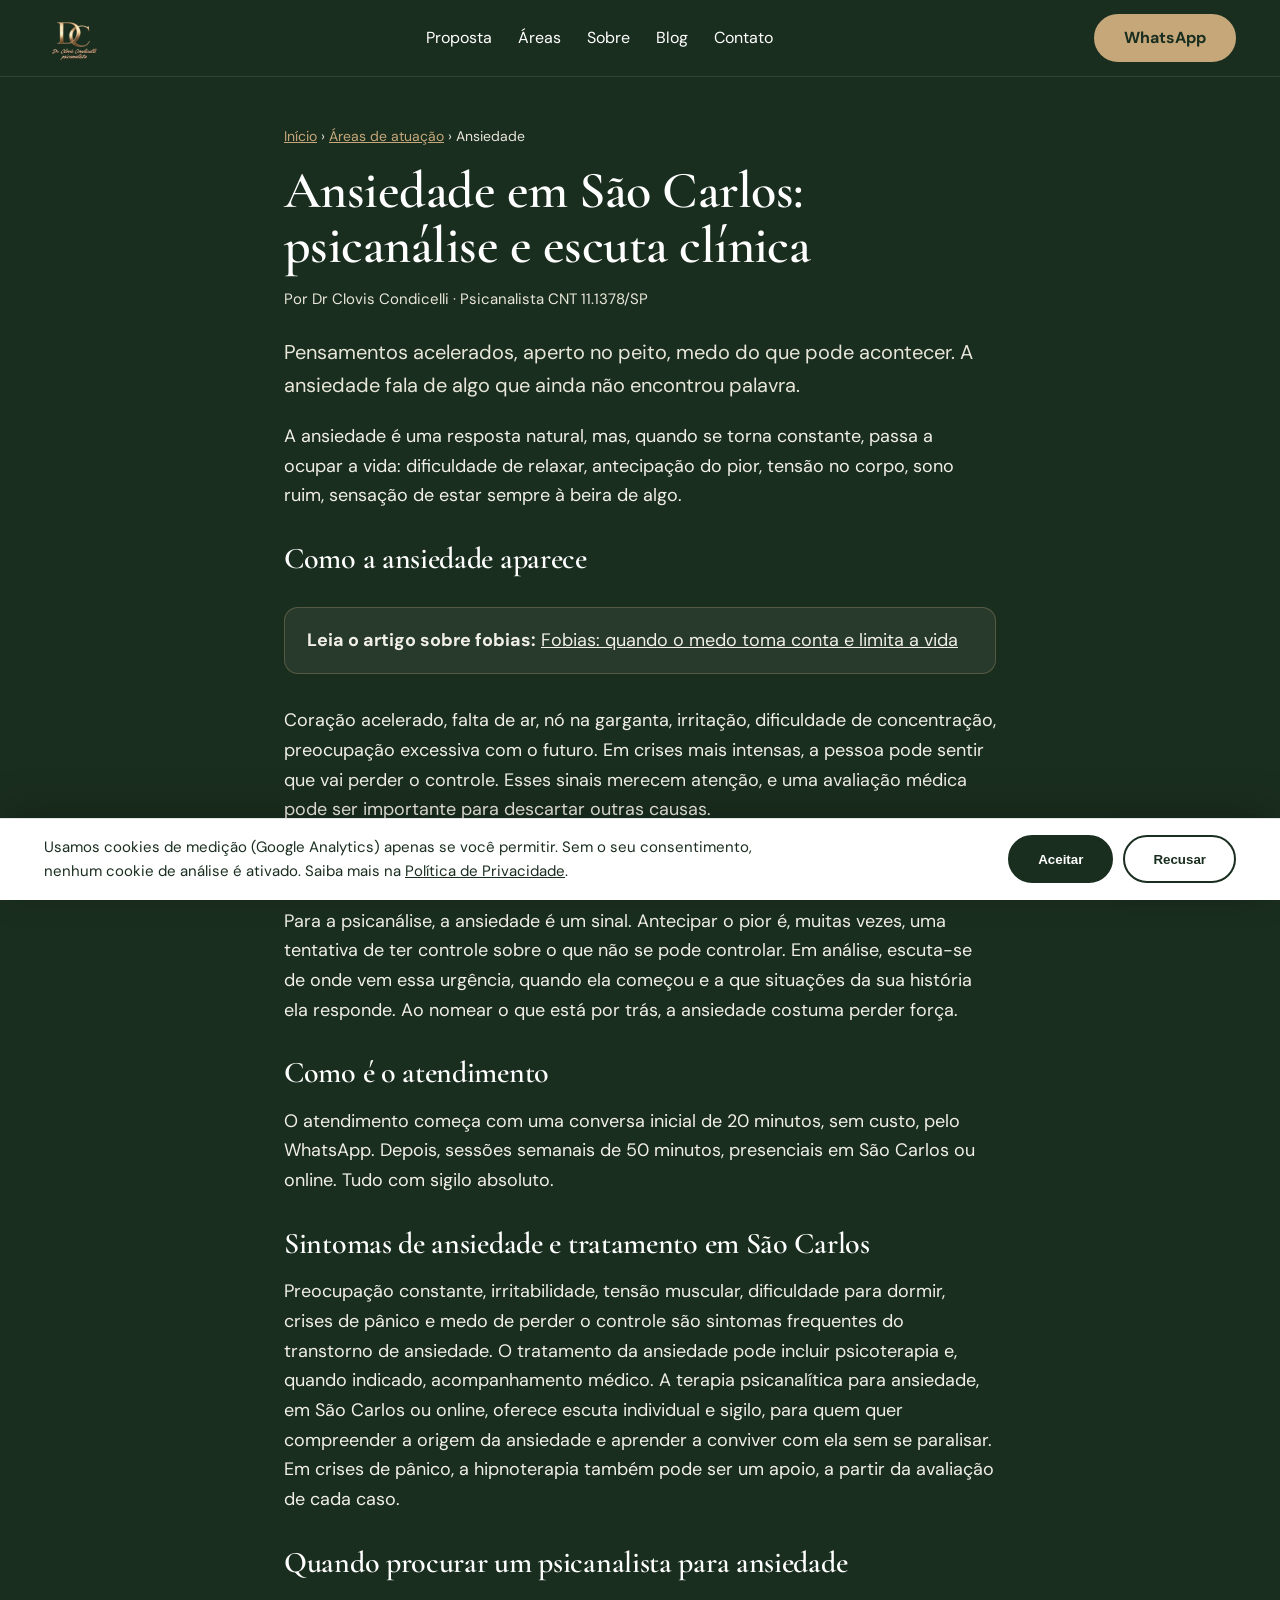
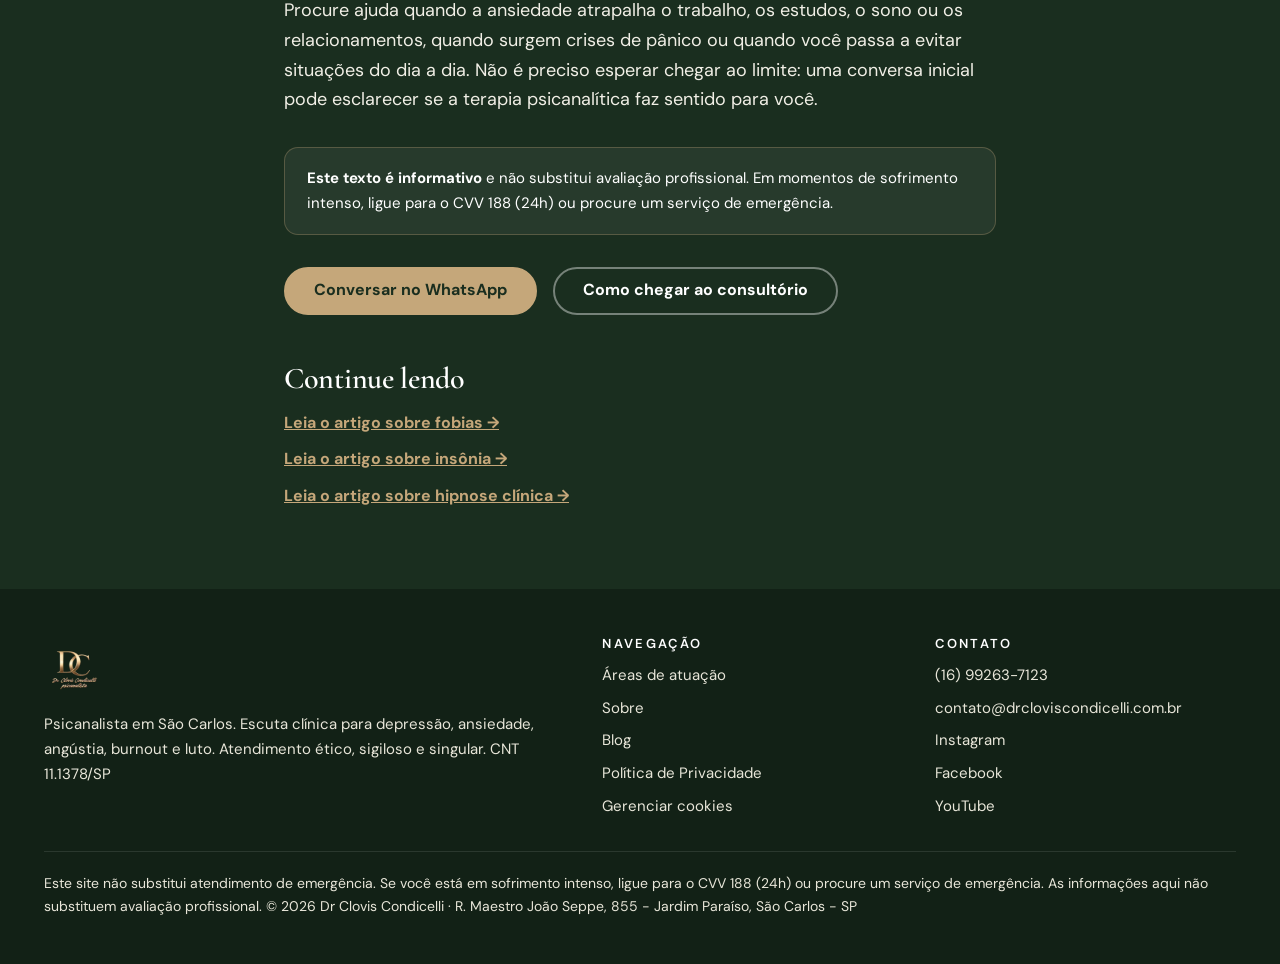
<file: ansiedade-sao-carlos/index.html>
<!DOCTYPE html>
<html lang="pt-BR">
<head>
<meta charset="UTF-8">
<meta name="viewport" content="width=device-width, initial-scale=1">
<title>Ansiedade em São Carlos: psicanálise e escuta clínica</title>
<meta name="description" content="Ansiedade, angústia no corpo e pensamentos acelerados? Veja como a psicanálise escuta a ansiedade. Atendimento presencial em São Carlos e online.">
<meta name="robots" content="index, follow, max-image-preview:large">
<meta name="author" content="Dr Clovis Condicelli">
<meta name="theme-color" content="#1A2E1F">
<meta name="google-site-verification" content="cea7e8a68cab7015">
<link rel="canonical" href="https://drcloviscondicelli.com.br/ansiedade-sao-carlos/">
<link rel="icon" href="/favicon.ico" sizes="48x48"><link rel="icon" type="image/png" href="/favicon-32.png" sizes="32x32"><link rel="apple-touch-icon" href="/apple-touch-icon.png">
<meta property="og:type" content="website"><meta property="og:locale" content="pt_BR"><meta property="og:site_name" content="Dr Clovis Condicelli Psicanalista">
<meta property="og:title" content="Ansiedade em São Carlos: psicanálise e escuta clínica"><meta property="og:description" content="Ansiedade, angústia no corpo e pensamentos acelerados? Veja como a psicanálise escuta a ansiedade. Atendimento presencial em São Carlos e online."><meta property="og:url" content="https://drcloviscondicelli.com.br/ansiedade-sao-carlos/">
<meta property="og:image" content="https://drcloviscondicelli.com.br/og-image.jpg"><meta property="og:image:width" content="1200"><meta property="og:image:height" content="630"><meta property="og:image:alt" content="Dr Clovis Condicelli, psicanalista em São Carlos">
<meta name="twitter:card" content="summary_large_image"><meta name="twitter:title" content="Ansiedade em São Carlos: psicanálise e escuta clínica"><meta name="twitter:description" content="Ansiedade, angústia no corpo e pensamentos acelerados? Veja como a psicanálise escuta a ansiedade. Atendimento presencial em São Carlos e online."><meta name="twitter:image" content="https://drcloviscondicelli.com.br/og-image.jpg">
<link rel="preconnect" href="https://fonts.googleapis.com"><link rel="preconnect" href="https://fonts.gstatic.com" crossorigin>
<link rel="stylesheet" href="https://fonts.googleapis.com/css2?family=Cormorant+Garamond:wght@500;600;700&family=DM+Sans:wght@400;500;700&display=swap">
<link rel="stylesheet" href="/assets/style.css">
<script type="application/ld+json">{"@context":"https://schema.org","@type":"WebPage","name":"Ansiedade em São Carlos: psicanálise e escuta clínica","description":"Ansiedade, angústia no corpo e pensamentos acelerados? Veja como a psicanálise escuta a ansiedade. Atendimento presencial em São Carlos e online.","inLanguage":"pt-BR","url":"https://drcloviscondicelli.com.br/ansiedade-sao-carlos/","about":"Áreas de atuação","author":{"@id":"https://drcloviscondicelli.com.br/#pessoa"},"isPartOf":{"@id":"https://drcloviscondicelli.com.br/#negocio"}}</script>
<script type="application/ld+json">{"@context":"https://schema.org","@type":"BreadcrumbList","itemListElement":[{"@type":"ListItem","position":1,"name":"Início","item":"https://drcloviscondicelli.com.br/"},{"@type":"ListItem","position":2,"name":"Áreas de atuação","item":"https://drcloviscondicelli.com.br/#areas"},{"@type":"ListItem","position":3,"name":"Ansiedade em São Carlos: psicanálise e escuta clínica","item":"https://drcloviscondicelli.com.br/ansiedade-sao-carlos/"}]}</script>
<script type="application/ld+json">{"@context":"https://schema.org","@type":["ProfessionalService","LocalBusiness"],"@id":"https://drcloviscondicelli.com.br/#negocio","name":"Dr Clovis Condicelli - Psicanalista em São Carlos","url":"https://drcloviscondicelli.com.br/","image":"https://drcloviscondicelli.com.br/og-image.jpg","logo":"https://drcloviscondicelli.com.br/assets/img/icon-512.png","telephone":"+55-16-99263-7123","email":"contato@drcloviscondicelli.com.br","description":"Atendimento psicanalítico presencial em São Carlos e online para todo o Brasil.","address":{"@type":"PostalAddress","streetAddress":"R. Maestro João Seppe, 855 - Jardim Paraíso","addressLocality":"São Carlos","addressRegion":"SP","postalCode":"13568-030","addressCountry":"BR"},"geo":{"@type":"GeoCoordinates","latitude":-21.9997,"longitude":-47.8906},"openingHoursSpecification":[{"@type":"OpeningHoursSpecification","dayOfWeek":["Monday","Tuesday","Wednesday","Thursday","Friday"],"opens":"08:00","closes":"19:00"}],"areaServed":[{"@type":"City","name":"São Carlos"},{"@type":"Country","name":"Brasil"}],"founder":{"@id":"https://drcloviscondicelli.com.br/#pessoa"},"sameAs":["https://www.facebook.com/drcondicelli","https://www.instagram.com/drcondicelli_psicanalista","https://www.youtube.com/@dr.cloviscondicelli"]}</script>
<script type="application/ld+json">{"@context":"https://schema.org","@type":"Person","@id":"https://drcloviscondicelli.com.br/#pessoa","name":"Clovis Condicelli","honorificPrefix":"Dr","jobTitle":"Psicanalista e hipnoterapeuta","identifier":"CNT 11.1378/SP","hasCredential":{"@type":"EducationalOccupationalCredential","credentialCategory":"registro profissional","name":"CNT 11.1378/SP"},"url":"https://drcloviscondicelli.com.br/","image":"https://drcloviscondicelli.com.br/og-image.jpg","description":"Psicanalista em São Carlos com mais de 20 anos de experiência clínica e formação contínua em Freud e Lacan.","alumniOf":[{"@type":"Organization","name":"Associação Brasileira de Psicanálise"},{"@type":"Organization","name":"Instituto Dave Elman Hipnose Clínica"},{"@type":"Organization","name":"Instituto Milton Erickson Hipnoterapia Clínica"},{"@type":"Organization","name":"Associação Americana de Hipnoterapia"}],"knowsAbout":["Psicanálise","Depressão","Ansiedade","Burnout","Insônia"],"worksFor":{"@id":"https://drcloviscondicelli.com.br/#negocio"},"address":{"@type":"PostalAddress","addressLocality":"São Carlos","addressRegion":"SP","addressCountry":"BR"},"sameAs":["https://www.facebook.com/drcondicelli","https://www.instagram.com/drcondicelli_psicanalista","https://www.youtube.com/@dr.cloviscondicelli"]}</script>
</head>
<body>
<a class="skip" href="#conteudo">Ir para o conteúdo</a>
<header class="top"><div class="wrap"><a href="/" aria-label="Dr Clovis Condicelli - página inicial"><img src="/assets/img/logo-160.webp" srcset="/assets/img/logo-160.webp 160w, /assets/img/logo-320.webp 320w" sizes="60px" width="60" height="60" alt="Logotipo Dr Clovis Condicelli, psicanalista" class="logo"></a>
<nav class="main" aria-label="Principal"><a href="/#proposta">Proposta</a><a href="/#areas">Áreas</a><a href="/#sobre">Sobre</a><a href="/#blog">Blog</a><a href="/#contato">Contato</a></nav>
<a class="btn" href="https://wa.me/5516992637123?text=Ol%C3%A1%20Dr.%20Clovis,%20gostaria%20de%20agendar%20uma%20conversa%20inicial" target="_blank" rel="noopener">WhatsApp</a></div></header>
<main id="conteudo">
<article class="art"><nav class="crumbs" aria-label="Você está em"><a href="/">Início</a> › <a href="/#areas">Áreas de atuação</a> › Ansiedade</nav>
<h1 style="margin-top:16px">Ansiedade em São Carlos: psicanálise e escuta clínica</h1>
<p class="meta">Por Dr Clovis Condicelli · Psicanalista CNT 11.1378/SP</p>
<p class="lead">Pensamentos acelerados, aperto no peito, medo do que pode acontecer. A ansiedade fala de algo que ainda não encontrou palavra.</p>
<p>A ansiedade é uma resposta natural, mas, quando se torna constante, passa a ocupar a vida: dificuldade de relaxar, antecipação do pior, tensão no corpo, sono ruim, sensação de estar sempre à beira de algo.</p><h2 class="serif">Como a ansiedade aparece</h2><p class="box"><strong>Leia o artigo sobre fobias:</strong> <a href="/blog/fobias/">Fobias: quando o medo toma conta e limita a vida</a></p><p>Coração acelerado, falta de ar, nó na garganta, irritação, dificuldade de concentração, preocupação excessiva com o futuro. Em crises mais intensas, a pessoa pode sentir que vai perder o controle. Esses sinais merecem atenção, e uma avaliação médica pode ser importante para descartar outras causas.</p><h2 class="serif">O que a psicanálise escuta</h2><p>Para a psicanálise, a ansiedade é um sinal. Antecipar o pior é, muitas vezes, uma tentativa de ter controle sobre o que não se pode controlar. Em análise, escuta-se de onde vem essa urgência, quando ela começou e a que situações da sua história ela responde. Ao nomear o que está por trás, a ansiedade costuma perder força.</p><h2 class="serif">Como é o atendimento</h2><p>O atendimento começa com uma conversa inicial de 20 minutos, sem custo, pelo WhatsApp. Depois, sessões semanais de 50 minutos, presenciais em São Carlos ou online. Tudo com sigilo absoluto.</p><h2 class="serif">Sintomas de ansiedade e tratamento em São Carlos</h2><p>Preocupação constante, irritabilidade, tensão muscular, dificuldade para dormir, crises de pânico e medo de perder o controle são sintomas frequentes do transtorno de ansiedade. O tratamento da ansiedade pode incluir psicoterapia e, quando indicado, acompanhamento médico. A terapia psicanalítica para ansiedade, em São Carlos ou online, oferece escuta individual e sigilo, para quem quer compreender a origem da ansiedade e aprender a conviver com ela sem se paralisar. Em crises de pânico, a hipnoterapia também pode ser um apoio, a partir da avaliação de cada caso.</p><h2 class="serif">Quando procurar um psicanalista para ansiedade</h2><p>Procure ajuda quando a ansiedade atrapalha o trabalho, os estudos, o sono ou os relacionamentos, quando surgem crises de pânico ou quando você passa a evitar situações do dia a dia. Não é preciso esperar chegar ao limite: uma conversa inicial pode esclarecer se a terapia psicanalítica faz sentido para você.</p>
<div class="box"><strong>Este texto é informativo</strong> e não substitui avaliação profissional. Em momentos de sofrimento intenso, ligue para o CVV 188 (24h) ou procure um serviço de emergência.</div>
<div class="cta"><a class="btn " href="https://wa.me/5516992637123?text=Ol%C3%A1%20Dr.%20Clovis,%20gostaria%20de%20agendar%20uma%20conversa%20inicial" target="_blank" rel="noopener">Conversar no WhatsApp</a><a class="btn out" href="/#contato">Como chegar ao consultório</a></div>
<h2 class="serif" style="font-size:30px;margin-top:48px">Continue lendo</h2><ul style="list-style:none;padding:0"><li style="margin:10px 0"><a href="/blog/fobias/" style="color:var(--g);font-weight:700">Leia o artigo sobre fobias →</a></li><li style="margin:10px 0"><a href="/blog/insonia/" style="color:var(--g);font-weight:700">Leia o artigo sobre insônia →</a></li><li style="margin:10px 0"><a href="/blog/hipnose/" style="color:var(--g);font-weight:700">Leia o artigo sobre hipnose clínica →</a></li></ul></article>
</main>
<footer><div class="wrap"><div class="cols"><div><img src="/assets/img/logo-160.webp" srcset="/assets/img/logo-160.webp 160w, /assets/img/logo-320.webp 320w" sizes="64px" width="64" height="64" alt="Logotipo Dr Clovis Condicelli, psicanalista" class="logo" loading=lazy>
<p>Psicanalista em São Carlos. Escuta clínica para depressão, ansiedade, angústia, burnout e luto. Atendimento ético, sigiloso e singular. CNT 11.1378/SP</p></div>
<div><h2>Navegação</h2><ul><li><a href="/#areas">Áreas de atuação</a></li><li><a href="/#sobre">Sobre</a></li><li><a href="/#blog">Blog</a></li><li><a href="/politica-de-privacidade/">Política de Privacidade</a></li><li><a href="#" id="cc-manage">Gerenciar cookies</a></li></ul></div>
<div><h2>Contato</h2><ul><li><a href="tel:+5516992637123">(16) 99263-7123</a></li><li><a href="mailto:contato@drcloviscondicelli.com.br">contato@drcloviscondicelli.com.br</a></li>
<li><a href="https://www.instagram.com/drcondicelli_psicanalista" target="_blank" rel="noopener">Instagram</a></li><li><a href="https://www.facebook.com/drcondicelli" target="_blank" rel="noopener">Facebook</a></li><li><a href="https://www.youtube.com/@dr.cloviscondicelli" target="_blank" rel="noopener">YouTube</a></li></ul></div></div>
<p class="legal">Este site não substitui atendimento de emergência. Se você está em sofrimento intenso, ligue para o CVV 188 (24h) ou procure um serviço de emergência. As informações aqui não substituem avaliação profissional. © 2026 Dr Clovis Condicelli · R. Maestro João Seppe, 855 - Jardim Paraíso, São Carlos - SP</p></div></footer>
<a class="wa" href="https://wa.me/5516992637123?text=Ol%C3%A1%20Dr.%20Clovis,%20gostaria%20de%20agendar%20uma%20conversa%20inicial" target="_blank" rel="noopener" aria-label="Falar com o Dr Clovis no WhatsApp"><svg width="22" height="22" viewBox="0 0 24 24" fill="currentColor" aria-hidden="true"><path d="M12 2a10 10 0 0 0-8.6 15.1L2 22l5-1.3A10 10 0 1 0 12 2zm5.2 14.2c-.2.6-1.300 1.200-1.800 1.200-.5.100-1 .2-3.300-.7-2.800-1.200-4.600-4-4.700-4.200-.1-.2-1.100-1.500-1.100-2.800s.7-2 1-2.300c.2-.3.600-.3.800-.3h.6c.2 0 .4 0 .6.500l.8 2c.1.200.1.300 0 .5l-.4.500-.3.400c-.1.100-.3.300-.1.600.2.300.8 1.300 1.700 2.100 1.100 1 2.100 1.300 2.400 1.400.3.100.5.100.6-.1l.9-1.100c.2-.3.400-.2.600-.1l1.900.9c.3.100.5.200.5.300.1.200.1.800-.1 1.500z"/></svg>WhatsApp</a>
<div id="cookie" class="cookie" role="dialog" aria-label="Aviso de cookies" hidden><div class="wrap"><p>Usamos cookies de medição (Google Analytics) apenas se você permitir. Sem o seu consentimento, nenhum cookie de análise é ativado. Saiba mais na <a href="/politica-de-privacidade/">Política de Privacidade</a>.</p>
<div><button class="btn dk" id="cc-ok" type="button">Aceitar</button><button class="btn out" style="color:#1A2E1F;border-color:#1A2E1F" id="cc-no" type="button">Recusar</button></div></div></div>
<script src="/assets/site.js" defer></script>
</body>
</html>
</file>
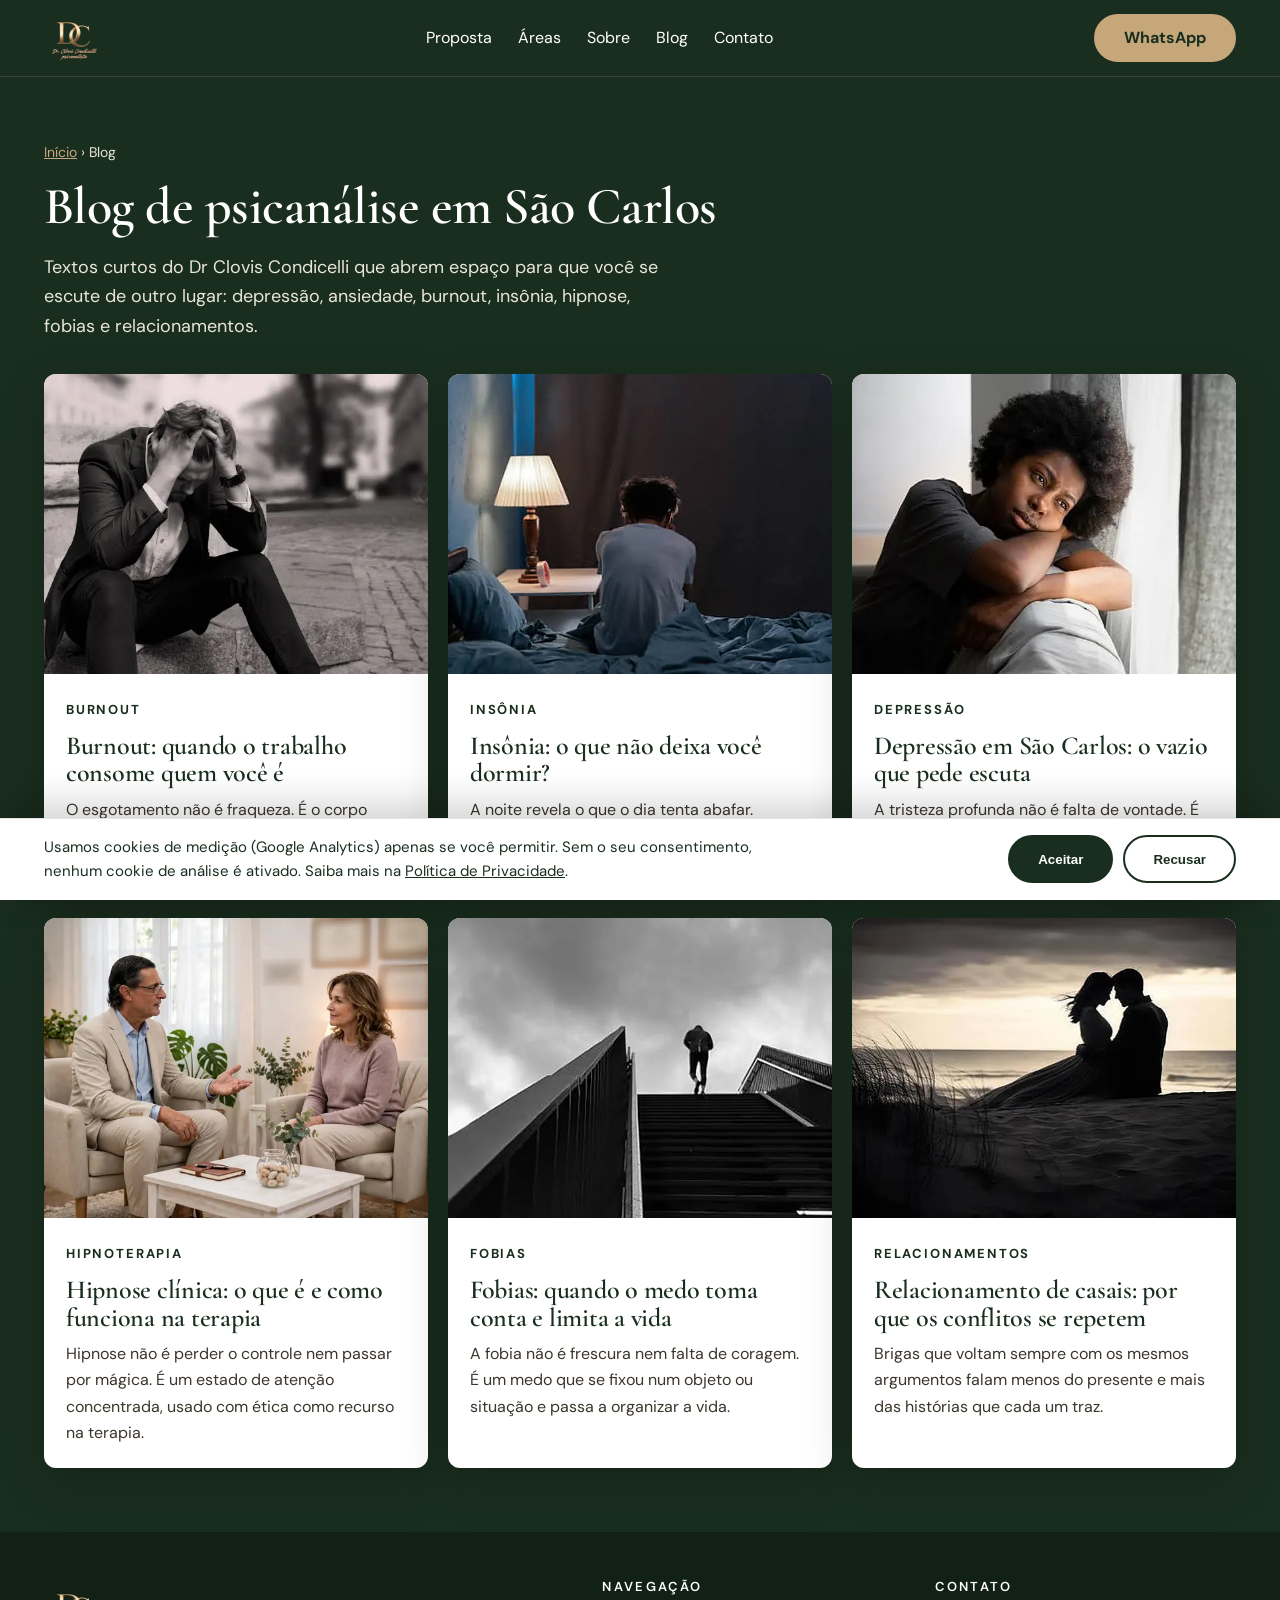
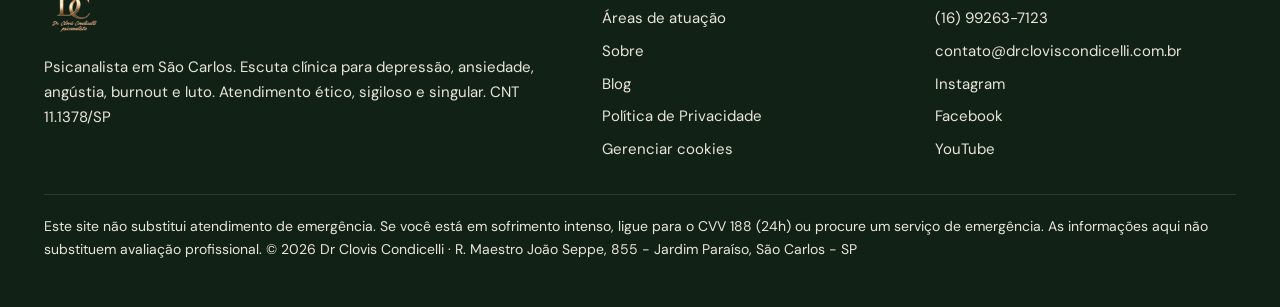
<file: blog/index.html>
<!DOCTYPE html>
<html lang="pt-BR">
<head>
<meta charset="UTF-8">
<meta name="viewport" content="width=device-width, initial-scale=1">
<title>Blog de Psicanálise em São Carlos | Dr Clovis Condicelli</title>
<meta name="description" content="Artigos de psicanálise sobre depressão, ansiedade, burnout, insônia, hipnose, fobias e relacionamentos, escritos pelo Dr Clovis Condicelli.">
<meta name="robots" content="index, follow, max-image-preview:large">
<meta name="author" content="Dr Clovis Condicelli">
<meta name="theme-color" content="#1A2E1F">
<meta name="google-site-verification" content="cea7e8a68cab7015">
<link rel="canonical" href="https://drcloviscondicelli.com.br/blog/">
<link rel="icon" href="/favicon.ico" sizes="48x48"><link rel="icon" type="image/png" href="/favicon-32.png" sizes="32x32"><link rel="apple-touch-icon" href="/apple-touch-icon.png">
<meta property="og:type" content="website"><meta property="og:locale" content="pt_BR"><meta property="og:site_name" content="Dr Clovis Condicelli Psicanalista">
<meta property="og:title" content="Blog de Psicanálise em São Carlos | Dr Clovis Condicelli"><meta property="og:description" content="Artigos de psicanálise sobre depressão, ansiedade, burnout, insônia, hipnose, fobias e relacionamentos, escritos pelo Dr Clovis Condicelli."><meta property="og:url" content="https://drcloviscondicelli.com.br/blog/">
<meta property="og:image" content="https://drcloviscondicelli.com.br/og-image.jpg"><meta property="og:image:width" content="1200"><meta property="og:image:height" content="630"><meta property="og:image:alt" content="Dr Clovis Condicelli, psicanalista em São Carlos">
<meta name="twitter:card" content="summary_large_image"><meta name="twitter:title" content="Blog de Psicanálise em São Carlos | Dr Clovis Condicelli"><meta name="twitter:description" content="Artigos de psicanálise sobre depressão, ansiedade, burnout, insônia, hipnose, fobias e relacionamentos, escritos pelo Dr Clovis Condicelli."><meta name="twitter:image" content="https://drcloviscondicelli.com.br/og-image.jpg">
<link rel="preconnect" href="https://fonts.googleapis.com"><link rel="preconnect" href="https://fonts.gstatic.com" crossorigin>
<link rel="stylesheet" href="https://fonts.googleapis.com/css2?family=Cormorant+Garamond:wght@500;600;700&family=DM+Sans:wght@400;500;700&display=swap">
<link rel="stylesheet" href="/assets/style.css">
<script type="application/ld+json">{"@context":"https://schema.org","@type":["ProfessionalService","LocalBusiness"],"@id":"https://drcloviscondicelli.com.br/#negocio","name":"Dr Clovis Condicelli - Psicanalista em São Carlos","url":"https://drcloviscondicelli.com.br/","image":"https://drcloviscondicelli.com.br/og-image.jpg","logo":"https://drcloviscondicelli.com.br/assets/img/icon-512.png","telephone":"+55-16-99263-7123","email":"contato@drcloviscondicelli.com.br","description":"Atendimento psicanalítico presencial em São Carlos e online para todo o Brasil.","address":{"@type":"PostalAddress","streetAddress":"R. Maestro João Seppe, 855 - Jardim Paraíso","addressLocality":"São Carlos","addressRegion":"SP","postalCode":"13568-030","addressCountry":"BR"},"geo":{"@type":"GeoCoordinates","latitude":-21.9997,"longitude":-47.8906},"openingHoursSpecification":[{"@type":"OpeningHoursSpecification","dayOfWeek":["Monday","Tuesday","Wednesday","Thursday","Friday"],"opens":"08:00","closes":"19:00"}],"areaServed":[{"@type":"City","name":"São Carlos"},{"@type":"Country","name":"Brasil"}],"founder":{"@id":"https://drcloviscondicelli.com.br/#pessoa"},"sameAs":["https://www.facebook.com/drcondicelli","https://www.instagram.com/drcondicelli_psicanalista","https://www.youtube.com/@dr.cloviscondicelli"]}</script>
<script type="application/ld+json">{"@context":"https://schema.org","@type":"Person","@id":"https://drcloviscondicelli.com.br/#pessoa","name":"Clovis Condicelli","honorificPrefix":"Dr","jobTitle":"Psicanalista e hipnoterapeuta","identifier":"CNT 11.1378/SP","hasCredential":{"@type":"EducationalOccupationalCredential","credentialCategory":"registro profissional","name":"CNT 11.1378/SP"},"url":"https://drcloviscondicelli.com.br/","image":"https://drcloviscondicelli.com.br/og-image.jpg","description":"Psicanalista em São Carlos com mais de 20 anos de experiência clínica e formação contínua em Freud e Lacan.","alumniOf":[{"@type":"Organization","name":"Associação Brasileira de Psicanálise"},{"@type":"Organization","name":"Instituto Dave Elman Hipnose Clínica"},{"@type":"Organization","name":"Instituto Milton Erickson Hipnoterapia Clínica"},{"@type":"Organization","name":"Associação Americana de Hipnoterapia"}],"knowsAbout":["Psicanálise","Depressão","Ansiedade","Burnout","Insônia"],"worksFor":{"@id":"https://drcloviscondicelli.com.br/#negocio"},"address":{"@type":"PostalAddress","addressLocality":"São Carlos","addressRegion":"SP","addressCountry":"BR"},"sameAs":["https://www.facebook.com/drcondicelli","https://www.instagram.com/drcondicelli_psicanalista","https://www.youtube.com/@dr.cloviscondicelli"]}</script>
</head>
<body>
<a class="skip" href="#conteudo">Ir para o conteúdo</a>
<header class="top"><div class="wrap"><a href="/" aria-label="Dr Clovis Condicelli - página inicial"><img src="/assets/img/logo-160.webp" srcset="/assets/img/logo-160.webp 160w, /assets/img/logo-320.webp 320w" sizes="60px" width="60" height="60" alt="Logotipo Dr Clovis Condicelli, psicanalista" class="logo"></a>
<nav class="main" aria-label="Principal"><a href="/#proposta">Proposta</a><a href="/#areas">Áreas</a><a href="/#sobre">Sobre</a><a href="/#blog">Blog</a><a href="/#contato">Contato</a></nav>
<a class="btn" href="https://wa.me/5516992637123?text=Ol%C3%A1%20Dr.%20Clovis,%20gostaria%20de%20agendar%20uma%20conversa%20inicial" target="_blank" rel="noopener">WhatsApp</a></div></header>
<main id="conteudo">
<section><div class="wrap"><nav class="crumbs" aria-label="Você está em"><a href="/">Início</a> › Blog</nav>
<h1 style="font-size:clamp(34px,5vw,52px);margin-top:16px">Blog de psicanálise em São Carlos</h1>
<p style="max-width:640px;color:var(--c);font-size:18px">Textos curtos do Dr Clovis Condicelli que abrem espaço para que você se escute de outro lugar: depressão, ansiedade, burnout, insônia, hipnose, fobias e relacionamentos.</p>
<div class="grid3"><a class="post" href="/blog/burnout/"><img src="/assets/img/burnout-400.webp" srcset="/assets/img/burnout-400.webp 400w, /assets/img/burnout-678.webp 678w" sizes="(min-width:900px) 33vw, 100vw" width="678" height="452" alt="Homem de terno sentado em degraus de pedra, com as mãos na cabeça, ilustrando o artigo sobre burnout" class="" loading=lazy decoding=async><div><small>Burnout</small><h3>Burnout: quando o trabalho consome quem você é</h3><p>O esgotamento não é fraqueza. É o corpo dizendo que o modo de viver se tornou insustentável.</p></div></a><a class="post" href="/blog/insonia/"><img src="/assets/img/insonia-400.webp" srcset="/assets/img/insonia-400.webp 400w, /assets/img/insonia-678.webp 678w" sizes="(min-width:900px) 33vw, 100vw" width="678" height="452" alt="Pessoa de costas sentada na cama, em um quarto à meia-luz ao lado de um abajur, ilustrando o artigo sobre insônia" class="" loading=lazy decoding=async><div><small>Insônia</small><h3>Insônia: o que não deixa você dormir?</h3><p>A noite revela o que o dia tenta abafar. Entender a insônia é escutar o que insiste em ficar acordado.</p></div></a><a class="post" href="/blog/depressao/"><img src="/assets/img/depressao-400.webp" srcset="/assets/img/depressao-400.webp 400w, /assets/img/depressao-678.webp 678w" sizes="(min-width:900px) 33vw, 100vw" width="678" height="452" alt="Jovem de cabelo cacheado apoiada no braço de um sofá, olhando pela janela com expressão pensativa, ilustrando o artigo sobre depressão" class="" loading=lazy decoding=async><div><small>Depressão</small><h3>Depressão em São Carlos: o vazio que pede escuta</h3><p>A tristeza profunda não é falta de vontade. É um modo do sujeito dizer que algo do desejo se perdeu.</p></div></a><a class="post" href="/blog/hipnose/"><img src="/assets/img/hipnose-400.webp" srcset="/assets/img/hipnose-400.webp 400w, /assets/img/hipnose-678.webp 678w" sizes="(min-width:900px) 33vw, 100vw" width="678" height="452" alt="Dr Clovis Condicelli conversando com uma mulher em um consultório claro, sentados em poltronas bege, com plantas e uma mesa de centro" class="" loading=lazy decoding=async><div><small>Hipnoterapia</small><h3>Hipnose clínica: o que é e como funciona na terapia</h3><p>Hipnose não é perder o controle nem passar por mágica. É um estado de atenção concentrada, usado com ética como recurso na terapia.</p></div></a><a class="post" href="/blog/fobias/"><img src="/assets/img/fobias-400.webp" srcset="/assets/img/fobias-400.webp 400w, /assets/img/fobias-678.webp 678w" sizes="(min-width:900px) 33vw, 100vw" width="678" height="452" alt="Pessoa de costas subindo uma escada alta sob um céu nublado, em preto e branco, ilustrando o artigo sobre fobias" class="" loading=lazy decoding=async><div><small>Fobias</small><h3>Fobias: quando o medo toma conta e limita a vida</h3><p>A fobia não é frescura nem falta de coragem. É um medo que se fixou num objeto ou situação e passa a organizar a vida.</p></div></a><a class="post" href="/blog/casais/"><img src="/assets/img/casais-400.webp" srcset="/assets/img/casais-400.webp 400w, /assets/img/casais-678.webp 678w" sizes="(min-width:900px) 33vw, 100vw" width="678" height="452" alt="Silhueta de um casal sentado em uma duna, de frente um para o outro, ao entardecer, ilustrando o artigo sobre relacionamento de casais" class="" loading=lazy decoding=async><div><small>Relacionamentos</small><h3>Relacionamento de casais: por que os conflitos se repetem</h3><p>Brigas que voltam sempre com os mesmos argumentos falam menos do presente e mais das histórias que cada um traz.</p></div></a></div></div></section>
</main>
<footer><div class="wrap"><div class="cols"><div><img src="/assets/img/logo-160.webp" srcset="/assets/img/logo-160.webp 160w, /assets/img/logo-320.webp 320w" sizes="64px" width="64" height="64" alt="Logotipo Dr Clovis Condicelli, psicanalista" class="logo" loading=lazy>
<p>Psicanalista em São Carlos. Escuta clínica para depressão, ansiedade, angústia, burnout e luto. Atendimento ético, sigiloso e singular. CNT 11.1378/SP</p></div>
<div><h2>Navegação</h2><ul><li><a href="/#areas">Áreas de atuação</a></li><li><a href="/#sobre">Sobre</a></li><li><a href="/#blog">Blog</a></li><li><a href="/politica-de-privacidade/">Política de Privacidade</a></li><li><a href="#" id="cc-manage">Gerenciar cookies</a></li></ul></div>
<div><h2>Contato</h2><ul><li><a href="tel:+5516992637123">(16) 99263-7123</a></li><li><a href="mailto:contato@drcloviscondicelli.com.br">contato@drcloviscondicelli.com.br</a></li>
<li><a href="https://www.instagram.com/drcondicelli_psicanalista" target="_blank" rel="noopener">Instagram</a></li><li><a href="https://www.facebook.com/drcondicelli" target="_blank" rel="noopener">Facebook</a></li><li><a href="https://www.youtube.com/@dr.cloviscondicelli" target="_blank" rel="noopener">YouTube</a></li></ul></div></div>
<p class="legal">Este site não substitui atendimento de emergência. Se você está em sofrimento intenso, ligue para o CVV 188 (24h) ou procure um serviço de emergência. As informações aqui não substituem avaliação profissional. © 2026 Dr Clovis Condicelli · R. Maestro João Seppe, 855 - Jardim Paraíso, São Carlos - SP</p></div></footer>
<a class="wa" href="https://wa.me/5516992637123?text=Ol%C3%A1%20Dr.%20Clovis,%20gostaria%20de%20agendar%20uma%20conversa%20inicial" target="_blank" rel="noopener" aria-label="Falar com o Dr Clovis no WhatsApp"><svg width="22" height="22" viewBox="0 0 24 24" fill="currentColor" aria-hidden="true"><path d="M12 2a10 10 0 0 0-8.6 15.1L2 22l5-1.3A10 10 0 1 0 12 2zm5.2 14.2c-.2.6-1.300 1.200-1.800 1.200-.5.100-1 .2-3.300-.7-2.800-1.200-4.600-4-4.700-4.200-.1-.2-1.100-1.500-1.100-2.800s.7-2 1-2.300c.2-.3.600-.3.800-.3h.6c.2 0 .4 0 .6.500l.8 2c.1.200.1.300 0 .5l-.4.500-.3.400c-.1.100-.3.300-.1.600.2.300.8 1.300 1.700 2.100 1.100 1 2.100 1.300 2.400 1.400.3.100.5.100.6-.1l.9-1.100c.2-.3.400-.2.600-.1l1.900.9c.3.100.5.200.5.300.1.200.1.800-.1 1.500z"/></svg>WhatsApp</a>
<div id="cookie" class="cookie" role="dialog" aria-label="Aviso de cookies" hidden><div class="wrap"><p>Usamos cookies de medição (Google Analytics) apenas se você permitir. Sem o seu consentimento, nenhum cookie de análise é ativado. Saiba mais na <a href="/politica-de-privacidade/">Política de Privacidade</a>.</p>
<div><button class="btn dk" id="cc-ok" type="button">Aceitar</button><button class="btn out" style="color:#1A2E1F;border-color:#1A2E1F" id="cc-no" type="button">Recusar</button></div></div></div>
<script src="/assets/site.js" defer></script>
</body>
</html>
</file>
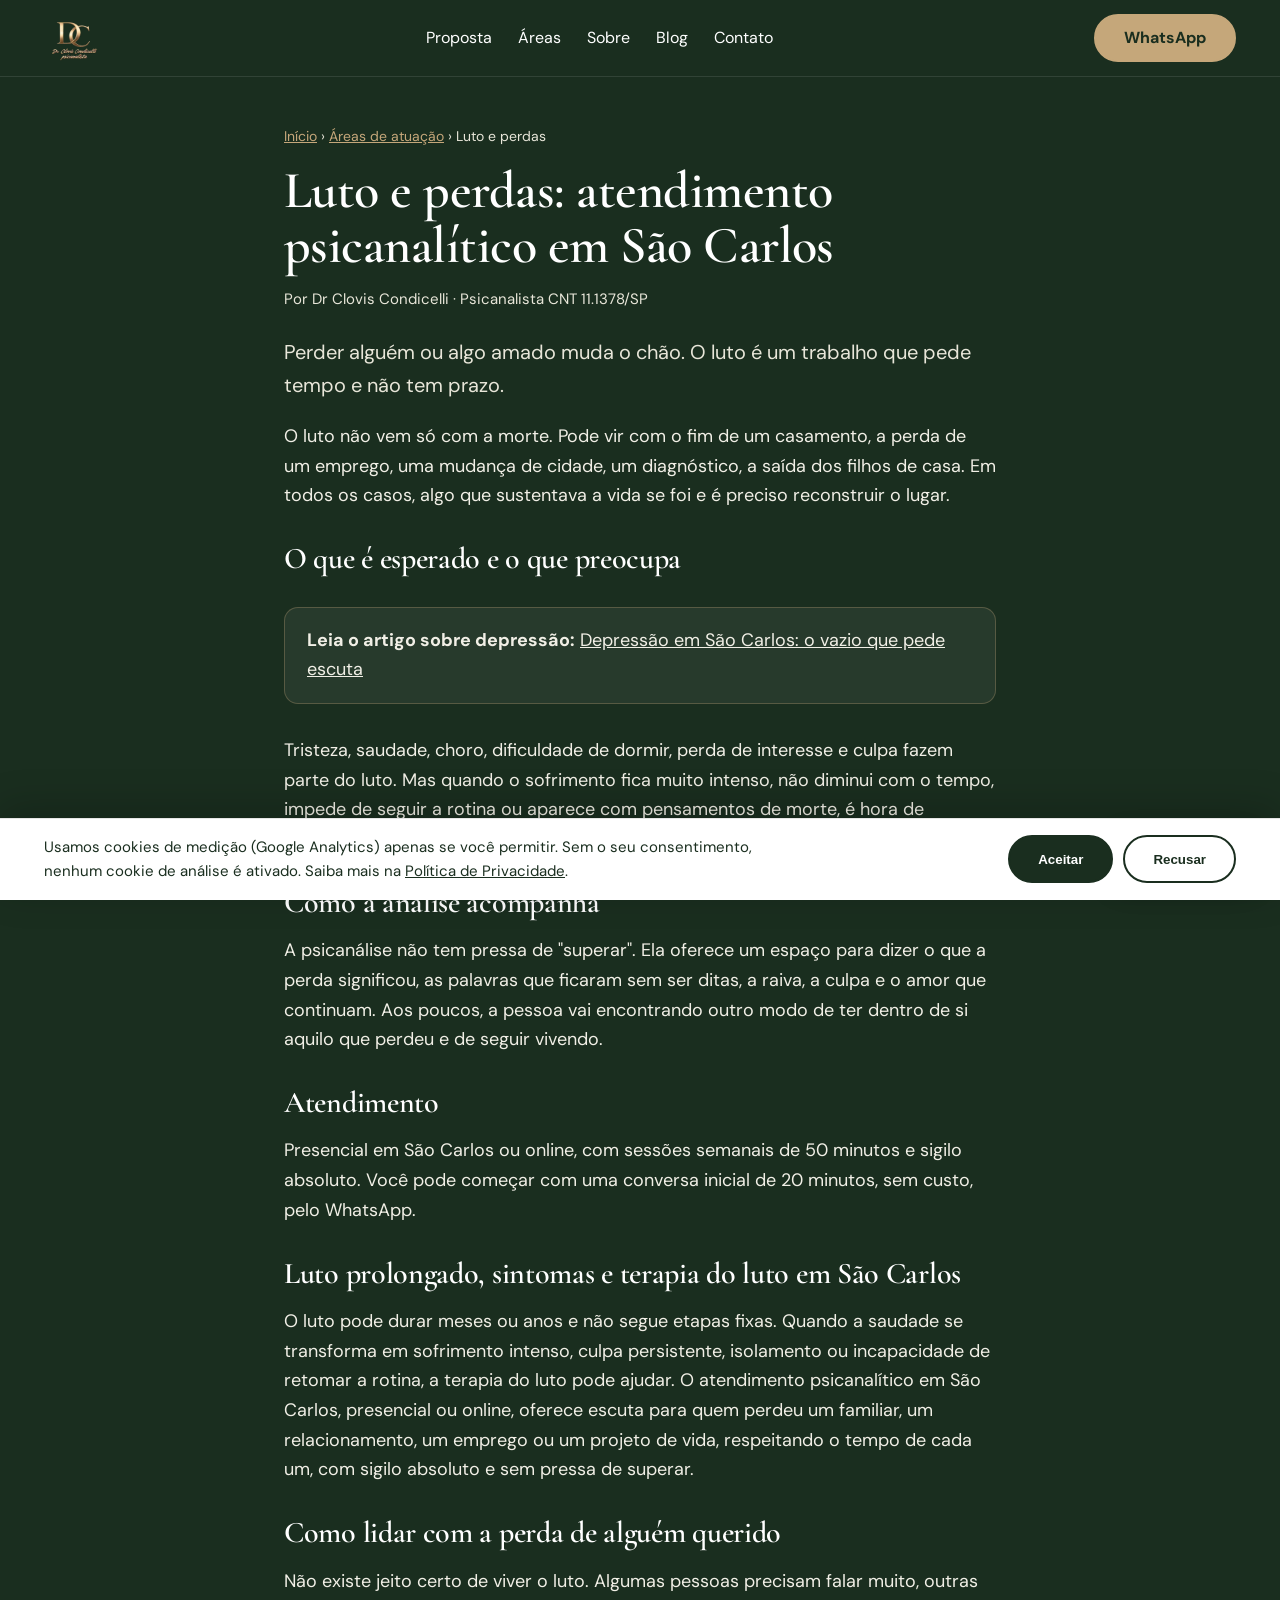
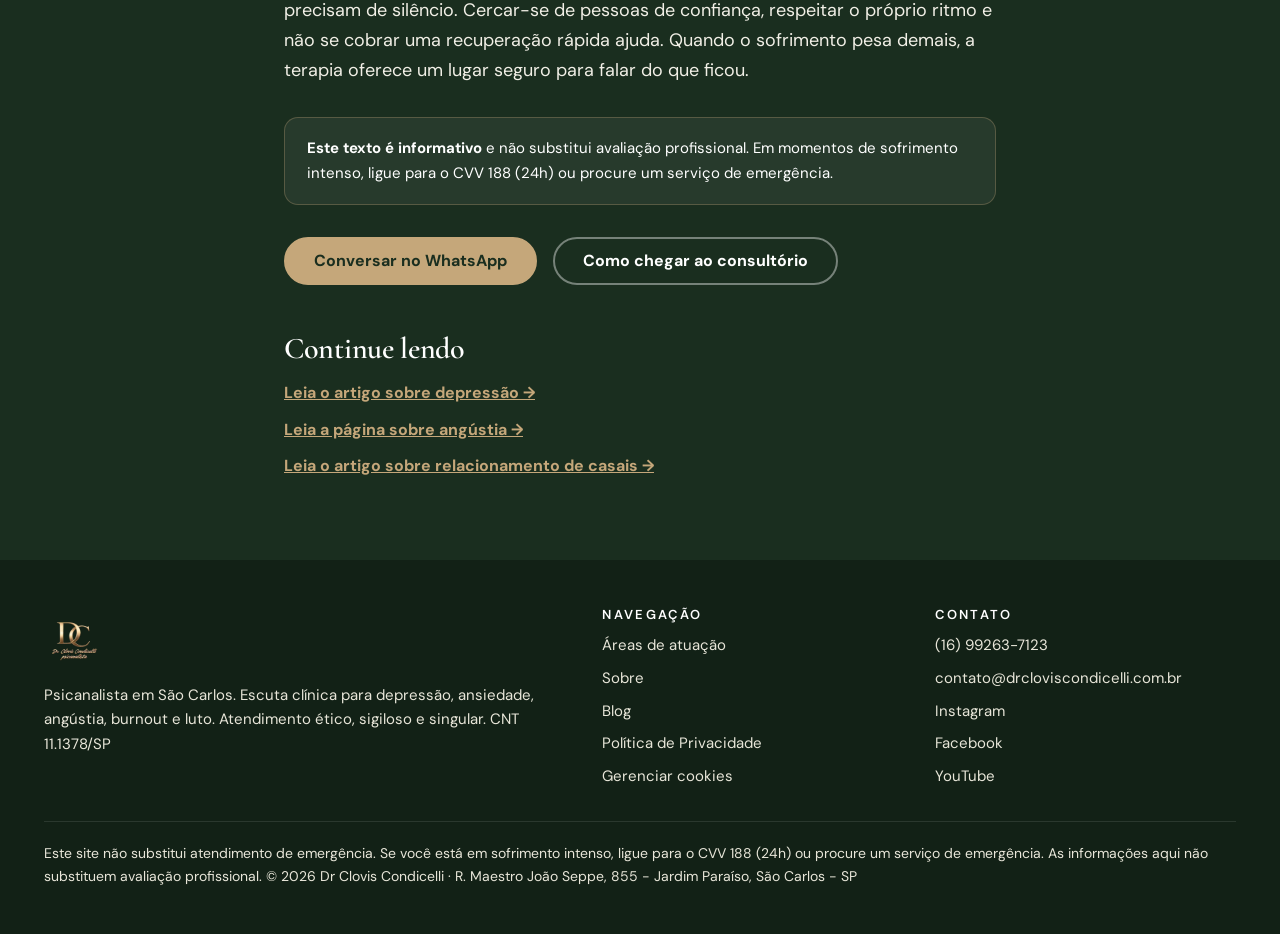
<file: luto-sao-carlos/index.html>
<!DOCTYPE html>
<html lang="pt-BR">
<head>
<meta charset="UTF-8">
<meta name="viewport" content="width=device-width, initial-scale=1">
<title>Luto e perdas: atendimento psicanalítico em São Carlos</title>
<meta name="description" content="Perder alguém ou algo amado exige tempo e escuta. Conheça o acompanhamento psicanalítico do luto, presencial em São Carlos ou online.">
<meta name="robots" content="index, follow, max-image-preview:large">
<meta name="author" content="Dr Clovis Condicelli">
<meta name="theme-color" content="#1A2E1F">
<meta name="google-site-verification" content="cea7e8a68cab7015">
<link rel="canonical" href="https://drcloviscondicelli.com.br/luto-sao-carlos/">
<link rel="icon" href="/favicon.ico" sizes="48x48"><link rel="icon" type="image/png" href="/favicon-32.png" sizes="32x32"><link rel="apple-touch-icon" href="/apple-touch-icon.png">
<meta property="og:type" content="website"><meta property="og:locale" content="pt_BR"><meta property="og:site_name" content="Dr Clovis Condicelli Psicanalista">
<meta property="og:title" content="Luto e perdas: atendimento psicanalítico em São Carlos"><meta property="og:description" content="Perder alguém ou algo amado exige tempo e escuta. Conheça o acompanhamento psicanalítico do luto, presencial em São Carlos ou online."><meta property="og:url" content="https://drcloviscondicelli.com.br/luto-sao-carlos/">
<meta property="og:image" content="https://drcloviscondicelli.com.br/og-image.jpg"><meta property="og:image:width" content="1200"><meta property="og:image:height" content="630"><meta property="og:image:alt" content="Dr Clovis Condicelli, psicanalista em São Carlos">
<meta name="twitter:card" content="summary_large_image"><meta name="twitter:title" content="Luto e perdas: atendimento psicanalítico em São Carlos"><meta name="twitter:description" content="Perder alguém ou algo amado exige tempo e escuta. Conheça o acompanhamento psicanalítico do luto, presencial em São Carlos ou online."><meta name="twitter:image" content="https://drcloviscondicelli.com.br/og-image.jpg">
<link rel="preconnect" href="https://fonts.googleapis.com"><link rel="preconnect" href="https://fonts.gstatic.com" crossorigin>
<link rel="stylesheet" href="https://fonts.googleapis.com/css2?family=Cormorant+Garamond:wght@500;600;700&family=DM+Sans:wght@400;500;700&display=swap">
<link rel="stylesheet" href="/assets/style.css">
<script type="application/ld+json">{"@context":"https://schema.org","@type":"WebPage","name":"Luto e perdas: atendimento psicanalítico em São Carlos","description":"Perder alguém ou algo amado exige tempo e escuta. Conheça o acompanhamento psicanalítico do luto, presencial em São Carlos ou online.","inLanguage":"pt-BR","url":"https://drcloviscondicelli.com.br/luto-sao-carlos/","about":"Áreas de atuação","author":{"@id":"https://drcloviscondicelli.com.br/#pessoa"},"isPartOf":{"@id":"https://drcloviscondicelli.com.br/#negocio"}}</script>
<script type="application/ld+json">{"@context":"https://schema.org","@type":"BreadcrumbList","itemListElement":[{"@type":"ListItem","position":1,"name":"Início","item":"https://drcloviscondicelli.com.br/"},{"@type":"ListItem","position":2,"name":"Áreas de atuação","item":"https://drcloviscondicelli.com.br/#areas"},{"@type":"ListItem","position":3,"name":"Luto e perdas: atendimento psicanalítico em São Carlos","item":"https://drcloviscondicelli.com.br/luto-sao-carlos/"}]}</script>
<script type="application/ld+json">{"@context":"https://schema.org","@type":["ProfessionalService","LocalBusiness"],"@id":"https://drcloviscondicelli.com.br/#negocio","name":"Dr Clovis Condicelli - Psicanalista em São Carlos","url":"https://drcloviscondicelli.com.br/","image":"https://drcloviscondicelli.com.br/og-image.jpg","logo":"https://drcloviscondicelli.com.br/assets/img/icon-512.png","telephone":"+55-16-99263-7123","email":"contato@drcloviscondicelli.com.br","description":"Atendimento psicanalítico presencial em São Carlos e online para todo o Brasil.","address":{"@type":"PostalAddress","streetAddress":"R. Maestro João Seppe, 855 - Jardim Paraíso","addressLocality":"São Carlos","addressRegion":"SP","postalCode":"13568-030","addressCountry":"BR"},"geo":{"@type":"GeoCoordinates","latitude":-21.9997,"longitude":-47.8906},"openingHoursSpecification":[{"@type":"OpeningHoursSpecification","dayOfWeek":["Monday","Tuesday","Wednesday","Thursday","Friday"],"opens":"08:00","closes":"19:00"}],"areaServed":[{"@type":"City","name":"São Carlos"},{"@type":"Country","name":"Brasil"}],"founder":{"@id":"https://drcloviscondicelli.com.br/#pessoa"},"sameAs":["https://www.facebook.com/drcondicelli","https://www.instagram.com/drcondicelli_psicanalista","https://www.youtube.com/@dr.cloviscondicelli"]}</script>
<script type="application/ld+json">{"@context":"https://schema.org","@type":"Person","@id":"https://drcloviscondicelli.com.br/#pessoa","name":"Clovis Condicelli","honorificPrefix":"Dr","jobTitle":"Psicanalista e hipnoterapeuta","identifier":"CNT 11.1378/SP","hasCredential":{"@type":"EducationalOccupationalCredential","credentialCategory":"registro profissional","name":"CNT 11.1378/SP"},"url":"https://drcloviscondicelli.com.br/","image":"https://drcloviscondicelli.com.br/og-image.jpg","description":"Psicanalista em São Carlos com mais de 20 anos de experiência clínica e formação contínua em Freud e Lacan.","alumniOf":[{"@type":"Organization","name":"Associação Brasileira de Psicanálise"},{"@type":"Organization","name":"Instituto Dave Elman Hipnose Clínica"},{"@type":"Organization","name":"Instituto Milton Erickson Hipnoterapia Clínica"},{"@type":"Organization","name":"Associação Americana de Hipnoterapia"}],"knowsAbout":["Psicanálise","Depressão","Ansiedade","Burnout","Insônia"],"worksFor":{"@id":"https://drcloviscondicelli.com.br/#negocio"},"address":{"@type":"PostalAddress","addressLocality":"São Carlos","addressRegion":"SP","addressCountry":"BR"},"sameAs":["https://www.facebook.com/drcondicelli","https://www.instagram.com/drcondicelli_psicanalista","https://www.youtube.com/@dr.cloviscondicelli"]}</script>
</head>
<body>
<a class="skip" href="#conteudo">Ir para o conteúdo</a>
<header class="top"><div class="wrap"><a href="/" aria-label="Dr Clovis Condicelli - página inicial"><img src="/assets/img/logo-160.webp" srcset="/assets/img/logo-160.webp 160w, /assets/img/logo-320.webp 320w" sizes="60px" width="60" height="60" alt="Logotipo Dr Clovis Condicelli, psicanalista" class="logo"></a>
<nav class="main" aria-label="Principal"><a href="/#proposta">Proposta</a><a href="/#areas">Áreas</a><a href="/#sobre">Sobre</a><a href="/#blog">Blog</a><a href="/#contato">Contato</a></nav>
<a class="btn" href="https://wa.me/5516992637123?text=Ol%C3%A1%20Dr.%20Clovis,%20gostaria%20de%20agendar%20uma%20conversa%20inicial" target="_blank" rel="noopener">WhatsApp</a></div></header>
<main id="conteudo">
<article class="art"><nav class="crumbs" aria-label="Você está em"><a href="/">Início</a> › <a href="/#areas">Áreas de atuação</a> › Luto e perdas</nav>
<h1 style="margin-top:16px">Luto e perdas: atendimento psicanalítico em São Carlos</h1>
<p class="meta">Por Dr Clovis Condicelli · Psicanalista CNT 11.1378/SP</p>
<p class="lead">Perder alguém ou algo amado muda o chão. O luto é um trabalho que pede tempo e não tem prazo.</p>
<p>O luto não vem só com a morte. Pode vir com o fim de um casamento, a perda de um emprego, uma mudança de cidade, um diagnóstico, a saída dos filhos de casa. Em todos os casos, algo que sustentava a vida se foi e é preciso reconstruir o lugar.</p><h2 class="serif">O que é esperado e o que preocupa</h2><p class="box"><strong>Leia o artigo sobre depressão:</strong> <a href="/blog/depressao/">Depressão em São Carlos: o vazio que pede escuta</a></p><p>Tristeza, saudade, choro, dificuldade de dormir, perda de interesse e culpa fazem parte do luto. Mas quando o sofrimento fica muito intenso, não diminui com o tempo, impede de seguir a rotina ou aparece com pensamentos de morte, é hora de procurar ajuda profissional.</p><h2 class="serif">Como a análise acompanha</h2><p>A psicanálise não tem pressa de &quot;superar&quot;. Ela oferece um espaço para dizer o que a perda significou, as palavras que ficaram sem ser ditas, a raiva, a culpa e o amor que continuam. Aos poucos, a pessoa vai encontrando outro modo de ter dentro de si aquilo que perdeu e de seguir vivendo.</p><h2 class="serif">Atendimento</h2><p>Presencial em São Carlos ou online, com sessões semanais de 50 minutos e sigilo absoluto. Você pode começar com uma conversa inicial de 20 minutos, sem custo, pelo WhatsApp.</p><h2 class="serif">Luto prolongado, sintomas e terapia do luto em São Carlos</h2><p>O luto pode durar meses ou anos e não segue etapas fixas. Quando a saudade se transforma em sofrimento intenso, culpa persistente, isolamento ou incapacidade de retomar a rotina, a terapia do luto pode ajudar. O atendimento psicanalítico em São Carlos, presencial ou online, oferece escuta para quem perdeu um familiar, um relacionamento, um emprego ou um projeto de vida, respeitando o tempo de cada um, com sigilo absoluto e sem pressa de superar.</p><h2 class="serif">Como lidar com a perda de alguém querido</h2><p>Não existe jeito certo de viver o luto. Algumas pessoas precisam falar muito, outras precisam de silêncio. Cercar-se de pessoas de confiança, respeitar o próprio ritmo e não se cobrar uma recuperação rápida ajuda. Quando o sofrimento pesa demais, a terapia oferece um lugar seguro para falar do que ficou.</p>
<div class="box"><strong>Este texto é informativo</strong> e não substitui avaliação profissional. Em momentos de sofrimento intenso, ligue para o CVV 188 (24h) ou procure um serviço de emergência.</div>
<div class="cta"><a class="btn " href="https://wa.me/5516992637123?text=Ol%C3%A1%20Dr.%20Clovis,%20gostaria%20de%20agendar%20uma%20conversa%20inicial" target="_blank" rel="noopener">Conversar no WhatsApp</a><a class="btn out" href="/#contato">Como chegar ao consultório</a></div>
<h2 class="serif" style="font-size:30px;margin-top:48px">Continue lendo</h2><ul style="list-style:none;padding:0"><li style="margin:10px 0"><a href="/blog/depressao/" style="color:var(--g);font-weight:700">Leia o artigo sobre depressão →</a></li><li style="margin:10px 0"><a href="/angustia-sao-carlos/" style="color:var(--g);font-weight:700">Leia a página sobre angústia →</a></li><li style="margin:10px 0"><a href="/blog/casais/" style="color:var(--g);font-weight:700">Leia o artigo sobre relacionamento de casais →</a></li></ul></article>
</main>
<footer><div class="wrap"><div class="cols"><div><img src="/assets/img/logo-160.webp" srcset="/assets/img/logo-160.webp 160w, /assets/img/logo-320.webp 320w" sizes="64px" width="64" height="64" alt="Logotipo Dr Clovis Condicelli, psicanalista" class="logo" loading=lazy>
<p>Psicanalista em São Carlos. Escuta clínica para depressão, ansiedade, angústia, burnout e luto. Atendimento ético, sigiloso e singular. CNT 11.1378/SP</p></div>
<div><h2>Navegação</h2><ul><li><a href="/#areas">Áreas de atuação</a></li><li><a href="/#sobre">Sobre</a></li><li><a href="/#blog">Blog</a></li><li><a href="/politica-de-privacidade/">Política de Privacidade</a></li><li><a href="#" id="cc-manage">Gerenciar cookies</a></li></ul></div>
<div><h2>Contato</h2><ul><li><a href="tel:+5516992637123">(16) 99263-7123</a></li><li><a href="mailto:contato@drcloviscondicelli.com.br">contato@drcloviscondicelli.com.br</a></li>
<li><a href="https://www.instagram.com/drcondicelli_psicanalista" target="_blank" rel="noopener">Instagram</a></li><li><a href="https://www.facebook.com/drcondicelli" target="_blank" rel="noopener">Facebook</a></li><li><a href="https://www.youtube.com/@dr.cloviscondicelli" target="_blank" rel="noopener">YouTube</a></li></ul></div></div>
<p class="legal">Este site não substitui atendimento de emergência. Se você está em sofrimento intenso, ligue para o CVV 188 (24h) ou procure um serviço de emergência. As informações aqui não substituem avaliação profissional. © 2026 Dr Clovis Condicelli · R. Maestro João Seppe, 855 - Jardim Paraíso, São Carlos - SP</p></div></footer>
<a class="wa" href="https://wa.me/5516992637123?text=Ol%C3%A1%20Dr.%20Clovis,%20gostaria%20de%20agendar%20uma%20conversa%20inicial" target="_blank" rel="noopener" aria-label="Falar com o Dr Clovis no WhatsApp"><svg width="22" height="22" viewBox="0 0 24 24" fill="currentColor" aria-hidden="true"><path d="M12 2a10 10 0 0 0-8.6 15.1L2 22l5-1.3A10 10 0 1 0 12 2zm5.2 14.2c-.2.6-1.300 1.200-1.800 1.200-.5.100-1 .2-3.300-.7-2.800-1.200-4.600-4-4.700-4.200-.1-.2-1.100-1.500-1.100-2.800s.7-2 1-2.300c.2-.3.600-.3.800-.3h.6c.2 0 .4 0 .6.500l.8 2c.1.200.1.300 0 .5l-.4.500-.3.400c-.1.100-.3.300-.1.600.2.300.8 1.300 1.700 2.100 1.100 1 2.100 1.300 2.400 1.400.3.100.5.100.6-.1l.9-1.100c.2-.3.400-.2.600-.1l1.900.9c.3.100.5.200.5.300.1.200.1.800-.1 1.500z"/></svg>WhatsApp</a>
<div id="cookie" class="cookie" role="dialog" aria-label="Aviso de cookies" hidden><div class="wrap"><p>Usamos cookies de medição (Google Analytics) apenas se você permitir. Sem o seu consentimento, nenhum cookie de análise é ativado. Saiba mais na <a href="/politica-de-privacidade/">Política de Privacidade</a>.</p>
<div><button class="btn dk" id="cc-ok" type="button">Aceitar</button><button class="btn out" style="color:#1A2E1F;border-color:#1A2E1F" id="cc-no" type="button">Recusar</button></div></div></div>
<script src="/assets/site.js" defer></script>
</body>
</html>
</file>
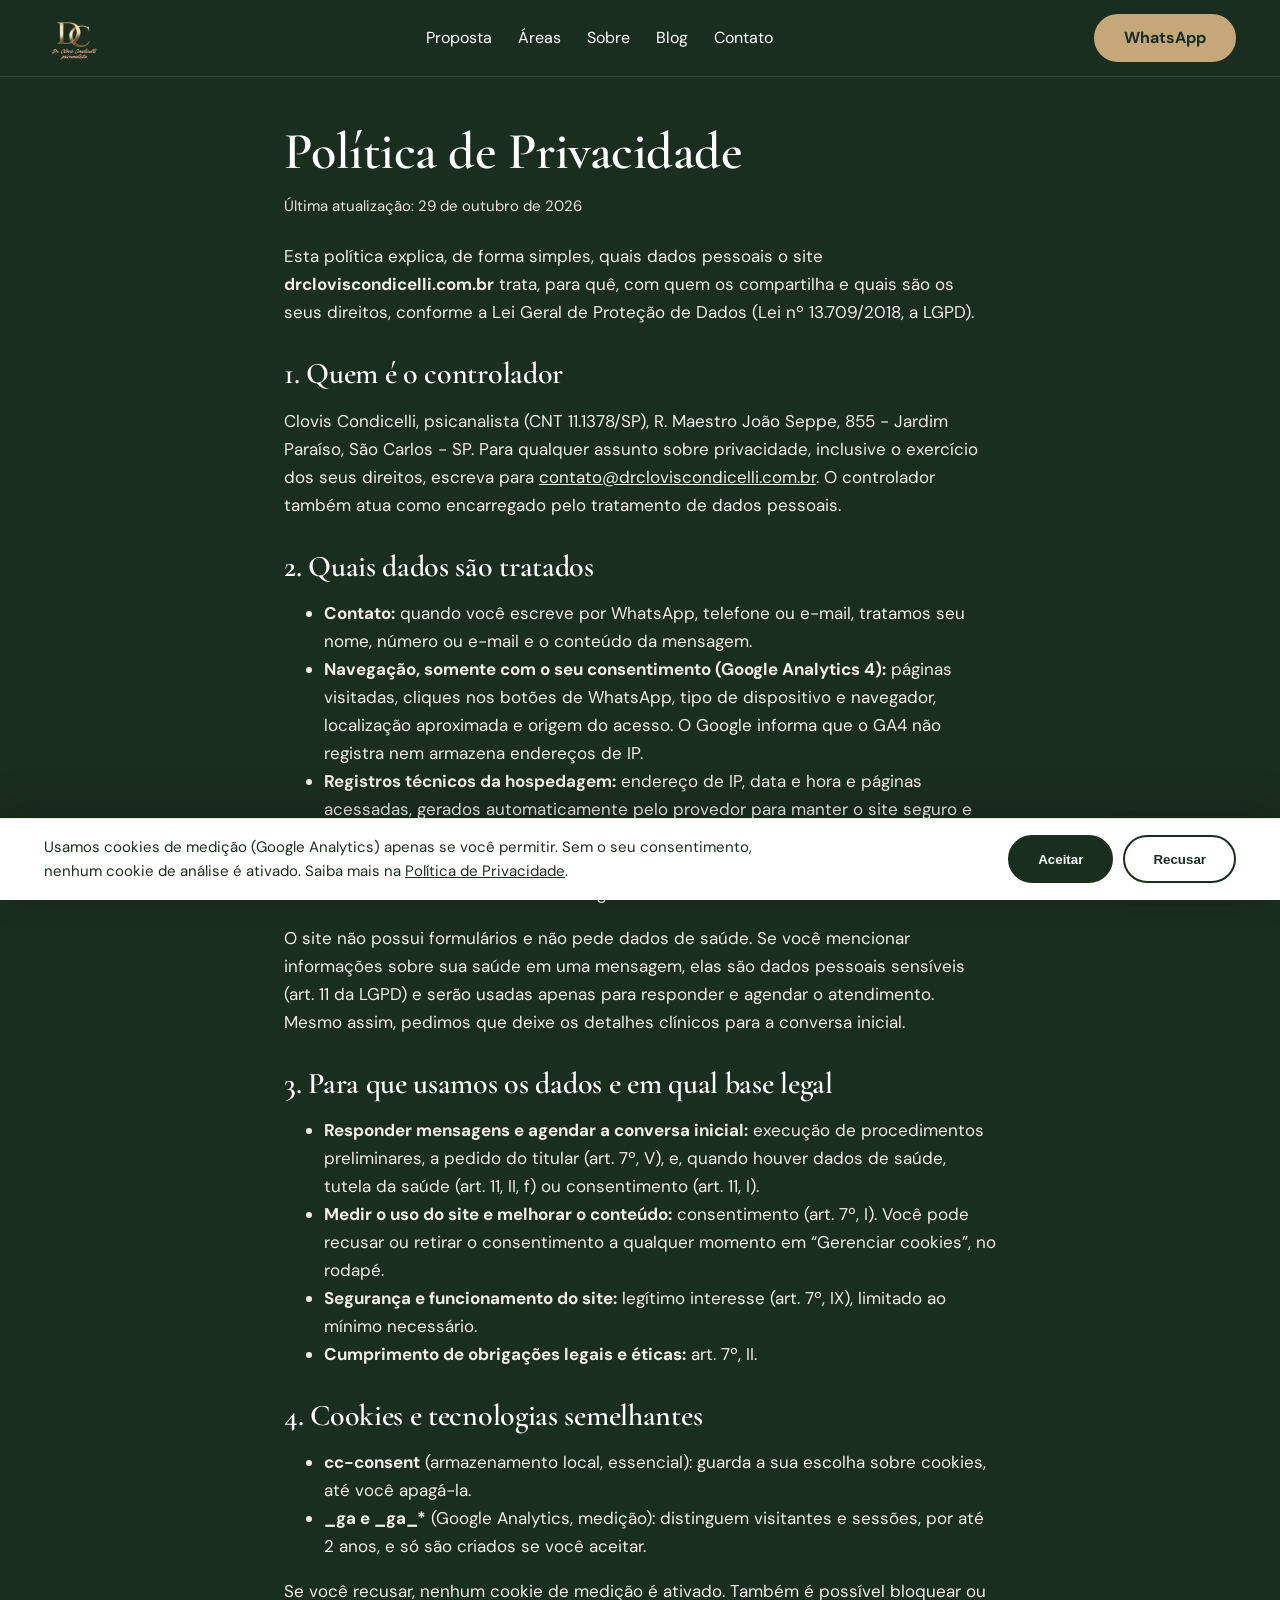
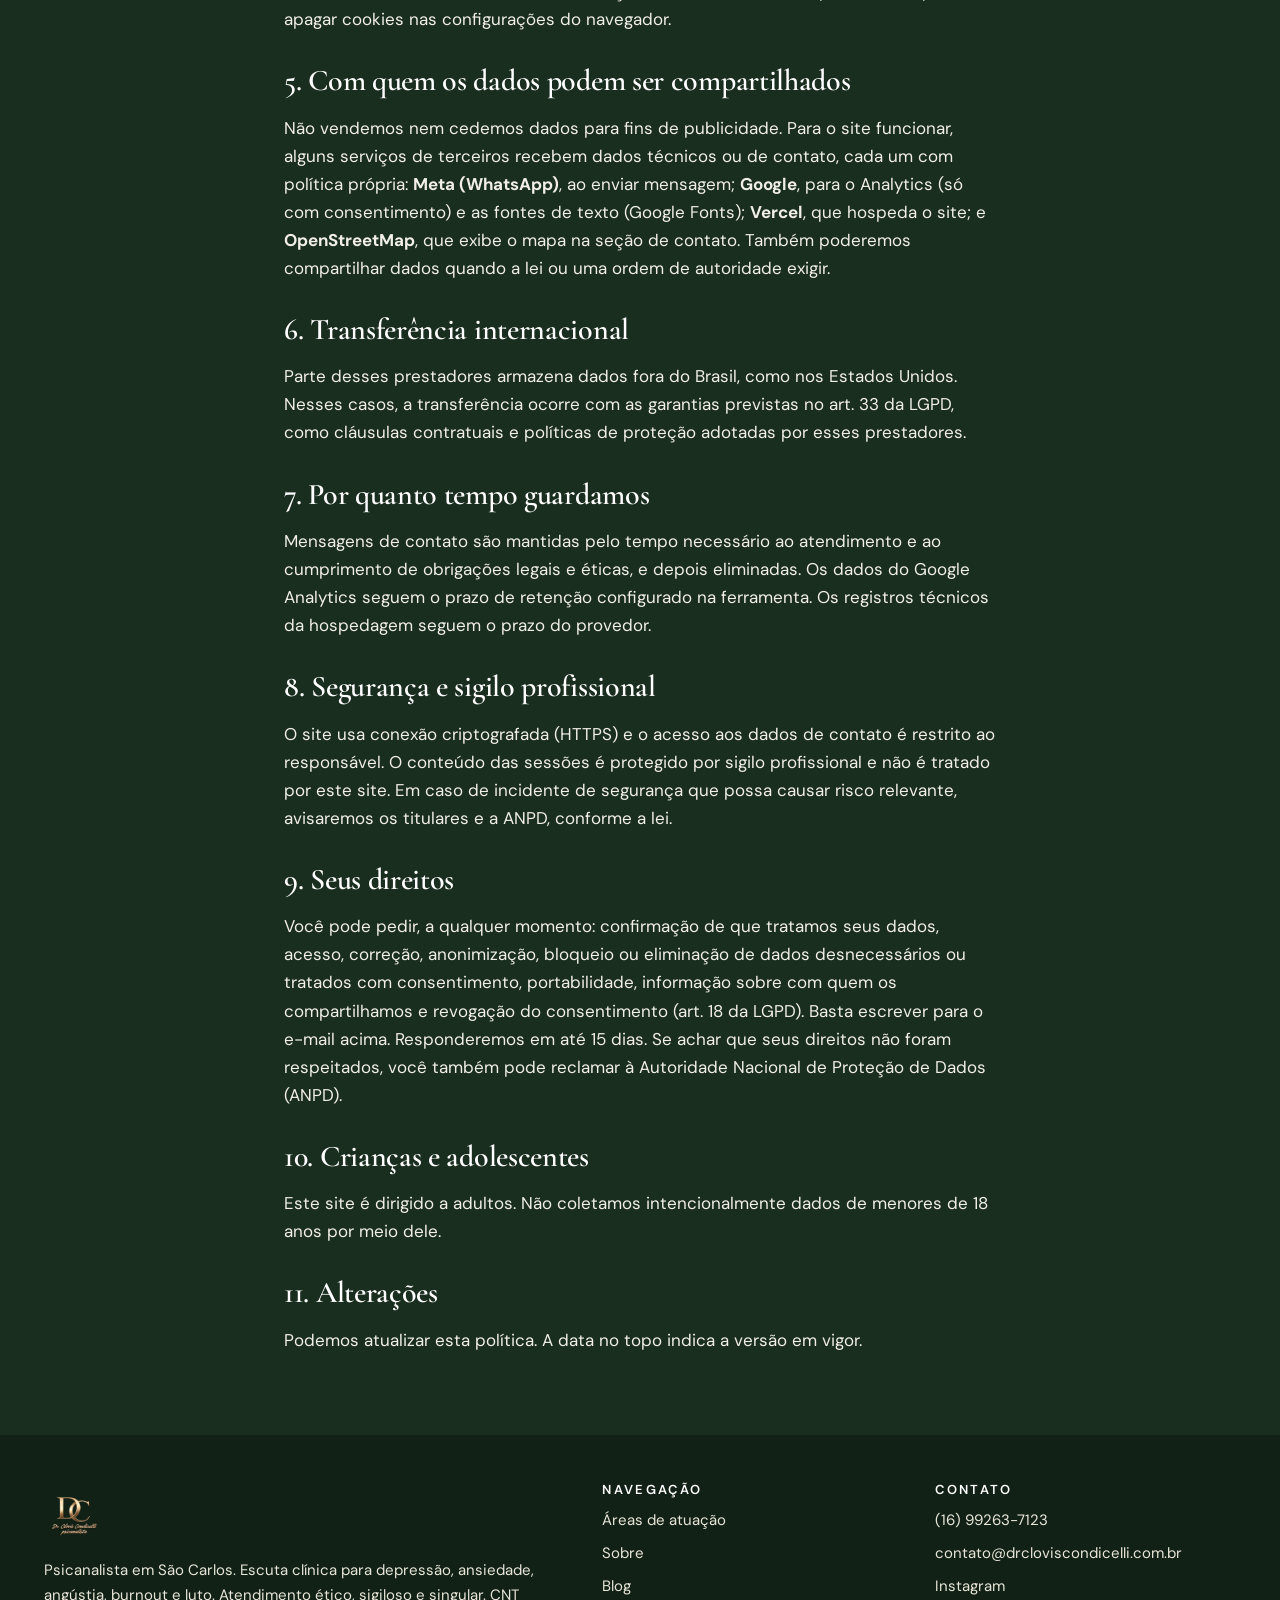
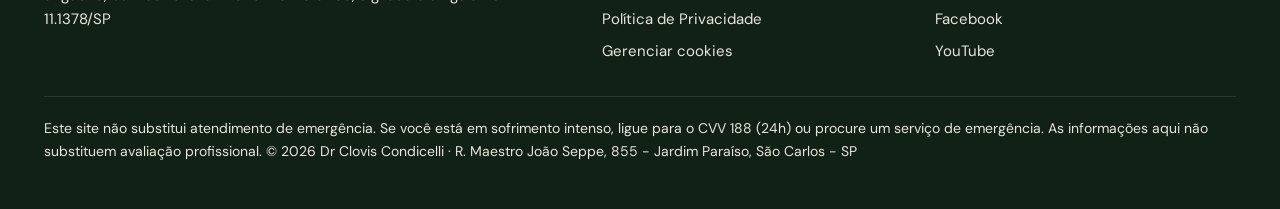
<file: politica-de-privacidade/index.html>
<!DOCTYPE html>
<html lang="pt-BR">
<head>
<meta charset="UTF-8">
<meta name="viewport" content="width=device-width, initial-scale=1">
<title>Política de Privacidade | Dr Clovis Condicelli</title>
<meta name="description" content="Como o site do Dr Clovis Condicelli trata dados pessoais e cookies, conforme a LGPD.">
<meta name="robots" content="index, follow, max-image-preview:large">
<meta name="author" content="Dr Clovis Condicelli">
<meta name="theme-color" content="#1A2E1F">
<meta name="google-site-verification" content="cea7e8a68cab7015">
<link rel="canonical" href="https://drcloviscondicelli.com.br/politica-de-privacidade/">
<link rel="icon" href="/favicon.ico" sizes="48x48"><link rel="icon" type="image/png" href="/favicon-32.png" sizes="32x32"><link rel="apple-touch-icon" href="/apple-touch-icon.png">
<meta property="og:type" content="website"><meta property="og:locale" content="pt_BR"><meta property="og:site_name" content="Dr Clovis Condicelli Psicanalista">
<meta property="og:title" content="Política de Privacidade | Dr Clovis Condicelli"><meta property="og:description" content="Como o site do Dr Clovis Condicelli trata dados pessoais e cookies, conforme a LGPD."><meta property="og:url" content="https://drcloviscondicelli.com.br/politica-de-privacidade/">
<meta property="og:image" content="https://drcloviscondicelli.com.br/og-image.jpg"><meta property="og:image:width" content="1200"><meta property="og:image:height" content="630"><meta property="og:image:alt" content="Dr Clovis Condicelli, psicanalista em São Carlos">
<meta name="twitter:card" content="summary_large_image"><meta name="twitter:title" content="Política de Privacidade | Dr Clovis Condicelli"><meta name="twitter:description" content="Como o site do Dr Clovis Condicelli trata dados pessoais e cookies, conforme a LGPD."><meta name="twitter:image" content="https://drcloviscondicelli.com.br/og-image.jpg">
<link rel="preconnect" href="https://fonts.googleapis.com"><link rel="preconnect" href="https://fonts.gstatic.com" crossorigin>
<link rel="stylesheet" href="https://fonts.googleapis.com/css2?family=Cormorant+Garamond:wght@500;600;700&family=DM+Sans:wght@400;500;700&display=swap">
<link rel="stylesheet" href="/assets/style.css">
</head>
<body>
<a class="skip" href="#conteudo">Ir para o conteúdo</a>
<header class="top"><div class="wrap"><a href="/" aria-label="Dr Clovis Condicelli - página inicial"><img src="/assets/img/logo-160.webp" srcset="/assets/img/logo-160.webp 160w, /assets/img/logo-320.webp 320w" sizes="60px" width="60" height="60" alt="Logotipo Dr Clovis Condicelli, psicanalista" class="logo"></a>
<nav class="main" aria-label="Principal"><a href="/#proposta">Proposta</a><a href="/#areas">Áreas</a><a href="/#sobre">Sobre</a><a href="/#blog">Blog</a><a href="/#contato">Contato</a></nav>
<a class="btn" href="https://wa.me/5516992637123?text=Ol%C3%A1%20Dr.%20Clovis,%20gostaria%20de%20agendar%20uma%20conversa%20inicial" target="_blank" rel="noopener">WhatsApp</a></div></header>
<main id="conteudo">
<article class="art prose"><h1>Política de Privacidade</h1><p class="meta">Última atualização: 29 de outubro de 2026</p>
<p>Esta política explica, de forma simples, quais dados pessoais o site <strong>drcloviscondicelli.com.br</strong> trata, para quê, com quem os compartilha e quais são os seus direitos, conforme a Lei Geral de Proteção de Dados (Lei nº 13.709/2018, a LGPD).</p>
<h2>1. Quem é o controlador</h2><p>Clovis Condicelli, psicanalista (CNT 11.1378/SP), R. Maestro João Seppe, 855 - Jardim Paraíso, São Carlos - SP. Para qualquer assunto sobre privacidade, inclusive o exercício dos seus direitos, escreva para <a href="mailto:contato@drcloviscondicelli.com.br">contato@drcloviscondicelli.com.br</a>. O controlador também atua como encarregado pelo tratamento de dados pessoais.</p>
<h2>2. Quais dados são tratados</h2><ul>
<li><strong>Contato:</strong> quando você escreve por WhatsApp, telefone ou e-mail, tratamos seu nome, número ou e-mail e o conteúdo da mensagem.</li>
<li><strong>Navegação, somente com o seu consentimento (Google Analytics 4):</strong> páginas visitadas, cliques nos botões de WhatsApp, tipo de dispositivo e navegador, localização aproximada e origem do acesso. O Google informa que o GA4 não registra nem armazena endereços de IP.</li>
<li><strong>Registros técnicos da hospedagem:</strong> endereço de IP, data e hora e páginas acessadas, gerados automaticamente pelo provedor para manter o site seguro e funcionando.</li>
<li><strong>Preferência de cookies:</strong> a sua escolha (aceitar ou recusar) fica salva no armazenamento local do seu navegador.</li></ul>
<p>O site não possui formulários e não pede dados de saúde. Se você mencionar informações sobre sua saúde em uma mensagem, elas são dados pessoais sensíveis (art. 11 da LGPD) e serão usadas apenas para responder e agendar o atendimento. Mesmo assim, pedimos que deixe os detalhes clínicos para a conversa inicial.</p>
<h2>3. Para que usamos os dados e em qual base legal</h2><ul>
<li><strong>Responder mensagens e agendar a conversa inicial:</strong> execução de procedimentos preliminares, a pedido do titular (art. 7º, V), e, quando houver dados de saúde, tutela da saúde (art. 11, II, f) ou consentimento (art. 11, I).</li>
<li><strong>Medir o uso do site e melhorar o conteúdo:</strong> consentimento (art. 7º, I). Você pode recusar ou retirar o consentimento a qualquer momento em “Gerenciar cookies”, no rodapé.</li>
<li><strong>Segurança e funcionamento do site:</strong> legítimo interesse (art. 7º, IX), limitado ao mínimo necessário.</li>
<li><strong>Cumprimento de obrigações legais e éticas:</strong> art. 7º, II.</li></ul>
<h2>4. Cookies e tecnologias semelhantes</h2><ul>
<li><strong>cc-consent</strong> (armazenamento local, essencial): guarda a sua escolha sobre cookies, até você apagá-la.</li>
<li><strong>_ga e _ga_*</strong> (Google Analytics, medição): distinguem visitantes e sessões, por até 2 anos, e só são criados se você aceitar.</li></ul>
<p>Se você recusar, nenhum cookie de medição é ativado. Também é possível bloquear ou apagar cookies nas configurações do navegador.</p>
<h2>5. Com quem os dados podem ser compartilhados</h2><p>Não vendemos nem cedemos dados para fins de publicidade. Para o site funcionar, alguns serviços de terceiros recebem dados técnicos ou de contato, cada um com política própria: <strong>Meta (WhatsApp)</strong>, ao enviar mensagem; <strong>Google</strong>, para o Analytics (só com consentimento) e as fontes de texto (Google Fonts); <strong>Vercel</strong>, que hospeda o site; e <strong>OpenStreetMap</strong>, que exibe o mapa na seção de contato. Também poderemos compartilhar dados quando a lei ou uma ordem de autoridade exigir.</p>
<h2>6. Transferência internacional</h2><p>Parte desses prestadores armazena dados fora do Brasil, como nos Estados Unidos. Nesses casos, a transferência ocorre com as garantias previstas no art. 33 da LGPD, como cláusulas contratuais e políticas de proteção adotadas por esses prestadores.</p>
<h2>7. Por quanto tempo guardamos</h2><p>Mensagens de contato são mantidas pelo tempo necessário ao atendimento e ao cumprimento de obrigações legais e éticas, e depois eliminadas. Os dados do Google Analytics seguem o prazo de retenção configurado na ferramenta. Os registros técnicos da hospedagem seguem o prazo do provedor.</p>
<h2>8. Segurança e sigilo profissional</h2><p>O site usa conexão criptografada (HTTPS) e o acesso aos dados de contato é restrito ao responsável. O conteúdo das sessões é protegido por sigilo profissional e não é tratado por este site. Em caso de incidente de segurança que possa causar risco relevante, avisaremos os titulares e a ANPD, conforme a lei.</p>
<h2>9. Seus direitos</h2><p>Você pode pedir, a qualquer momento: confirmação de que tratamos seus dados, acesso, correção, anonimização, bloqueio ou eliminação de dados desnecessários ou tratados com consentimento, portabilidade, informação sobre com quem os compartilhamos e revogação do consentimento (art. 18 da LGPD). Basta escrever para o e-mail acima. Responderemos em até 15 dias. Se achar que seus direitos não foram respeitados, você também pode reclamar à Autoridade Nacional de Proteção de Dados (ANPD).</p>
<h2>10. Crianças e adolescentes</h2><p>Este site é dirigido a adultos. Não coletamos intencionalmente dados de menores de 18 anos por meio dele.</p>
<h2>11. Alterações</h2><p>Podemos atualizar esta política. A data no topo indica a versão em vigor.</p></article>
</main>
<footer><div class="wrap"><div class="cols"><div><img src="/assets/img/logo-160.webp" srcset="/assets/img/logo-160.webp 160w, /assets/img/logo-320.webp 320w" sizes="64px" width="64" height="64" alt="Logotipo Dr Clovis Condicelli, psicanalista" class="logo" loading=lazy>
<p>Psicanalista em São Carlos. Escuta clínica para depressão, ansiedade, angústia, burnout e luto. Atendimento ético, sigiloso e singular. CNT 11.1378/SP</p></div>
<div><h2>Navegação</h2><ul><li><a href="/#areas">Áreas de atuação</a></li><li><a href="/#sobre">Sobre</a></li><li><a href="/#blog">Blog</a></li><li><a href="/politica-de-privacidade/">Política de Privacidade</a></li><li><a href="#" id="cc-manage">Gerenciar cookies</a></li></ul></div>
<div><h2>Contato</h2><ul><li><a href="tel:+5516992637123">(16) 99263-7123</a></li><li><a href="mailto:contato@drcloviscondicelli.com.br">contato@drcloviscondicelli.com.br</a></li>
<li><a href="https://www.instagram.com/drcondicelli_psicanalista" target="_blank" rel="noopener">Instagram</a></li><li><a href="https://www.facebook.com/drcondicelli" target="_blank" rel="noopener">Facebook</a></li><li><a href="https://www.youtube.com/@dr.cloviscondicelli" target="_blank" rel="noopener">YouTube</a></li></ul></div></div>
<p class="legal">Este site não substitui atendimento de emergência. Se você está em sofrimento intenso, ligue para o CVV 188 (24h) ou procure um serviço de emergência. As informações aqui não substituem avaliação profissional. © 2026 Dr Clovis Condicelli · R. Maestro João Seppe, 855 - Jardim Paraíso, São Carlos - SP</p></div></footer>
<a class="wa" href="https://wa.me/5516992637123?text=Ol%C3%A1%20Dr.%20Clovis,%20gostaria%20de%20agendar%20uma%20conversa%20inicial" target="_blank" rel="noopener" aria-label="Falar com o Dr Clovis no WhatsApp"><svg width="22" height="22" viewBox="0 0 24 24" fill="currentColor" aria-hidden="true"><path d="M12 2a10 10 0 0 0-8.6 15.1L2 22l5-1.3A10 10 0 1 0 12 2zm5.2 14.2c-.2.6-1.300 1.200-1.800 1.200-.5.100-1 .2-3.300-.7-2.800-1.200-4.600-4-4.700-4.200-.1-.2-1.100-1.500-1.100-2.800s.7-2 1-2.300c.2-.3.600-.3.800-.3h.6c.2 0 .4 0 .6.500l.8 2c.1.200.1.300 0 .5l-.4.500-.3.400c-.1.100-.3.300-.1.600.2.300.8 1.300 1.700 2.100 1.100 1 2.100 1.300 2.400 1.400.3.100.5.100.6-.1l.9-1.100c.2-.3.400-.2.600-.1l1.900.9c.3.100.5.200.5.300.1.200.1.800-.1 1.500z"/></svg>WhatsApp</a>
<div id="cookie" class="cookie" role="dialog" aria-label="Aviso de cookies" hidden><div class="wrap"><p>Usamos cookies de medição (Google Analytics) apenas se você permitir. Sem o seu consentimento, nenhum cookie de análise é ativado. Saiba mais na <a href="/politica-de-privacidade/">Política de Privacidade</a>.</p>
<div><button class="btn dk" id="cc-ok" type="button">Aceitar</button><button class="btn out" style="color:#1A2E1F;border-color:#1A2E1F" id="cc-no" type="button">Recusar</button></div></div></div>
<script src="/assets/site.js" defer></script>
</body>
</html>
</file>
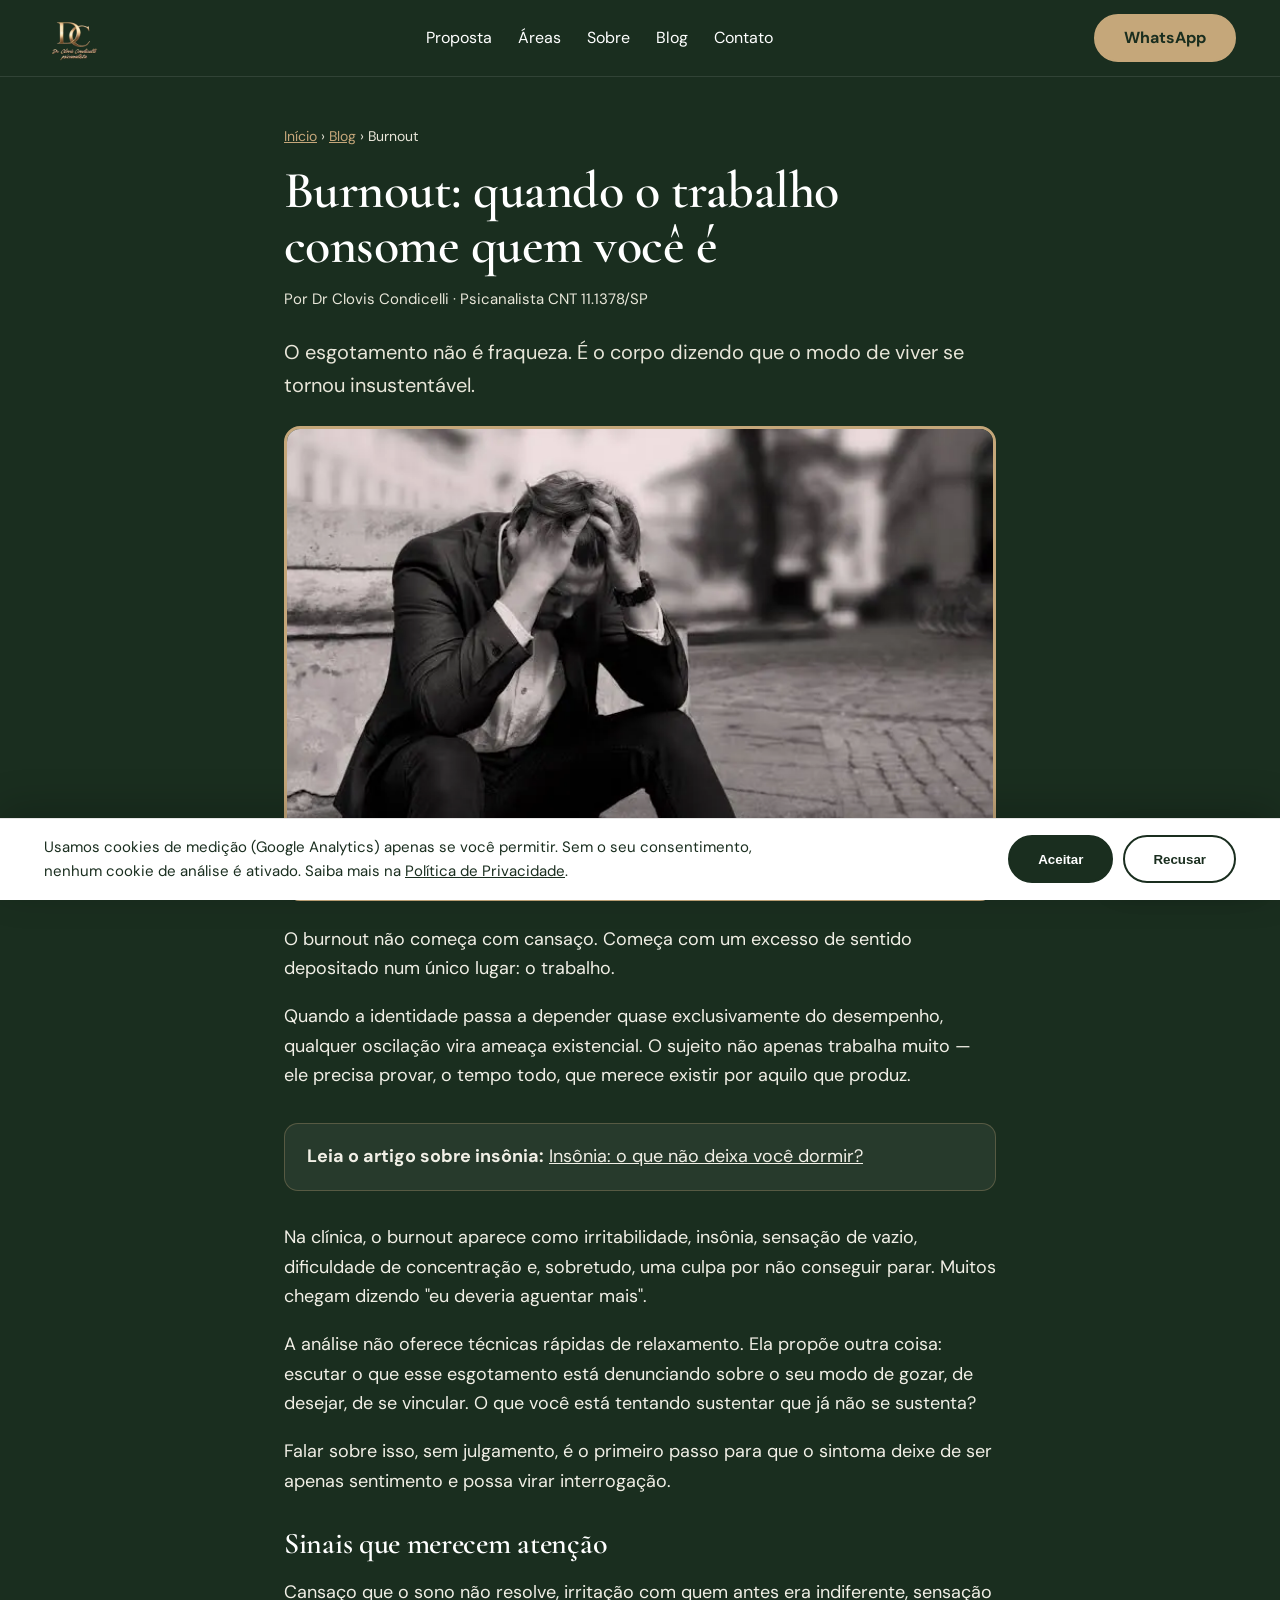
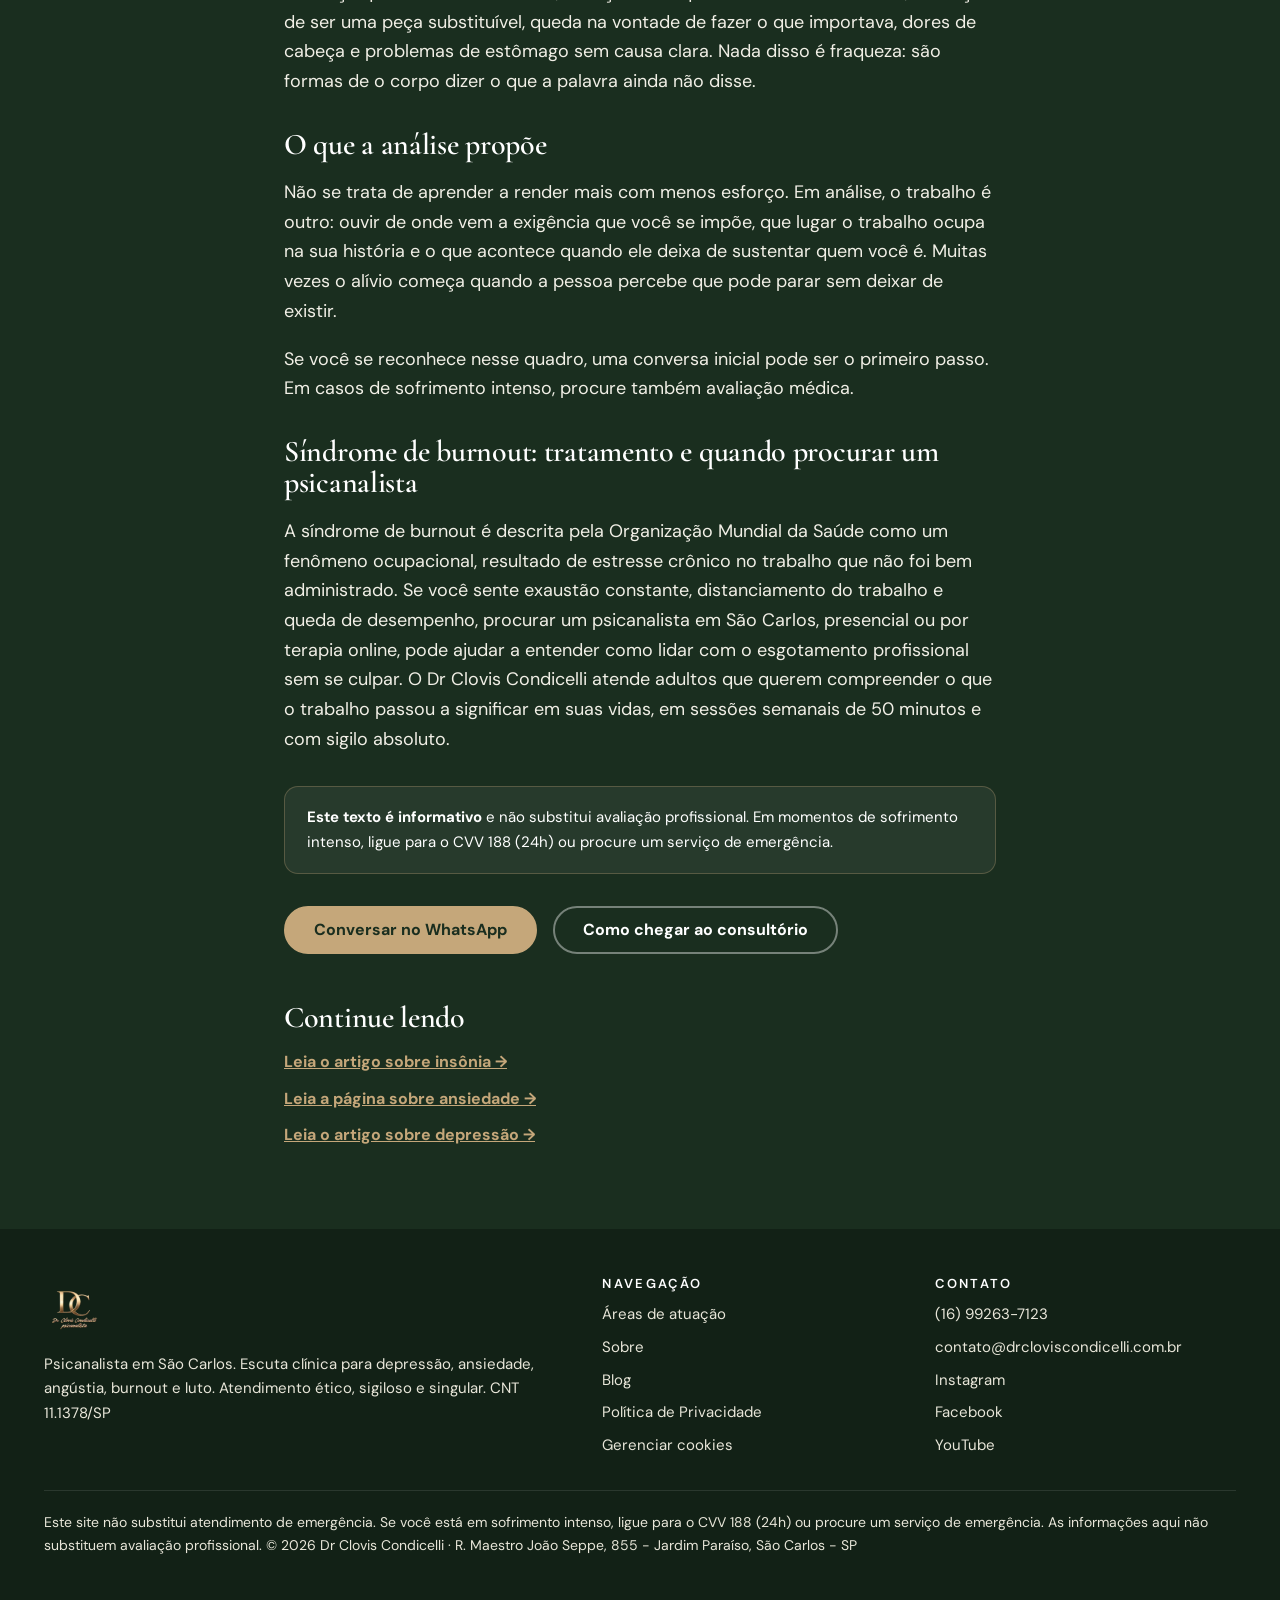
<file: blog/burnout/index.html>
<!DOCTYPE html>
<html lang="pt-BR">
<head>
<meta charset="UTF-8">
<meta name="viewport" content="width=device-width, initial-scale=1">
<title>Burnout: quando o trabalho consome quem você é</title>
<meta name="description" content="Burnout não é fraqueza: é o corpo dizendo que o modo de viver ficou insustentável. Uma leitura psicanalítica do esgotamento.">
<meta name="robots" content="index, follow, max-image-preview:large">
<meta name="author" content="Dr Clovis Condicelli">
<meta name="theme-color" content="#1A2E1F">
<meta name="google-site-verification" content="cea7e8a68cab7015">
<link rel="canonical" href="https://drcloviscondicelli.com.br/blog/burnout/">
<link rel="icon" href="/favicon.ico" sizes="48x48"><link rel="icon" type="image/png" href="/favicon-32.png" sizes="32x32"><link rel="apple-touch-icon" href="/apple-touch-icon.png">
<meta property="og:type" content="article"><meta property="og:locale" content="pt_BR"><meta property="og:site_name" content="Dr Clovis Condicelli Psicanalista">
<meta property="og:title" content="Burnout: quando o trabalho consome quem você é"><meta property="og:description" content="Burnout não é fraqueza: é o corpo dizendo que o modo de viver ficou insustentável. Uma leitura psicanalítica do esgotamento."><meta property="og:url" content="https://drcloviscondicelli.com.br/blog/burnout/">
<meta property="og:image" content="https://drcloviscondicelli.com.br/og-image.jpg"><meta property="og:image:width" content="1200"><meta property="og:image:height" content="630"><meta property="og:image:alt" content="Dr Clovis Condicelli, psicanalista em São Carlos">
<meta name="twitter:card" content="summary_large_image"><meta name="twitter:title" content="Burnout: quando o trabalho consome quem você é"><meta name="twitter:description" content="Burnout não é fraqueza: é o corpo dizendo que o modo de viver ficou insustentável. Uma leitura psicanalítica do esgotamento."><meta name="twitter:image" content="https://drcloviscondicelli.com.br/og-image.jpg">
<link rel="preconnect" href="https://fonts.googleapis.com"><link rel="preconnect" href="https://fonts.gstatic.com" crossorigin>
<link rel="stylesheet" href="https://fonts.googleapis.com/css2?family=Cormorant+Garamond:wght@500;600;700&family=DM+Sans:wght@400;500;700&display=swap">
<link rel="stylesheet" href="/assets/style.css">
<script type="application/ld+json">{"@context":"https://schema.org","@type":"BlogPosting","headline":"Burnout: quando o trabalho consome quem você é","description":"Burnout não é fraqueza: é o corpo dizendo que o modo de viver ficou insustentável. Uma leitura psicanalítica do esgotamento.","inLanguage":"pt-BR","image":"https://drcloviscondicelli.com.br/assets/img/burnout-678.webp","mainEntityOfPage":"https://drcloviscondicelli.com.br/blog/burnout/","author":{"@id":"https://drcloviscondicelli.com.br/#pessoa"},"publisher":{"@id":"https://drcloviscondicelli.com.br/#negocio"}}</script>
<script type="application/ld+json">{"@context":"https://schema.org","@type":"BreadcrumbList","itemListElement":[{"@type":"ListItem","position":1,"name":"Início","item":"https://drcloviscondicelli.com.br/"},{"@type":"ListItem","position":2,"name":"Blog","item":"https://drcloviscondicelli.com.br/blog/"},{"@type":"ListItem","position":3,"name":"Burnout: quando o trabalho consome quem você é","item":"https://drcloviscondicelli.com.br/blog/burnout/"}]}</script>
<script type="application/ld+json">{"@context":"https://schema.org","@type":["ProfessionalService","LocalBusiness"],"@id":"https://drcloviscondicelli.com.br/#negocio","name":"Dr Clovis Condicelli - Psicanalista em São Carlos","url":"https://drcloviscondicelli.com.br/","image":"https://drcloviscondicelli.com.br/og-image.jpg","logo":"https://drcloviscondicelli.com.br/assets/img/icon-512.png","telephone":"+55-16-99263-7123","email":"contato@drcloviscondicelli.com.br","description":"Atendimento psicanalítico presencial em São Carlos e online para todo o Brasil.","address":{"@type":"PostalAddress","streetAddress":"R. Maestro João Seppe, 855 - Jardim Paraíso","addressLocality":"São Carlos","addressRegion":"SP","postalCode":"13568-030","addressCountry":"BR"},"geo":{"@type":"GeoCoordinates","latitude":-21.9997,"longitude":-47.8906},"openingHoursSpecification":[{"@type":"OpeningHoursSpecification","dayOfWeek":["Monday","Tuesday","Wednesday","Thursday","Friday"],"opens":"08:00","closes":"19:00"}],"areaServed":[{"@type":"City","name":"São Carlos"},{"@type":"Country","name":"Brasil"}],"founder":{"@id":"https://drcloviscondicelli.com.br/#pessoa"},"sameAs":["https://www.facebook.com/drcondicelli","https://www.instagram.com/drcondicelli_psicanalista","https://www.youtube.com/@dr.cloviscondicelli"]}</script>
<script type="application/ld+json">{"@context":"https://schema.org","@type":"Person","@id":"https://drcloviscondicelli.com.br/#pessoa","name":"Clovis Condicelli","honorificPrefix":"Dr","jobTitle":"Psicanalista e hipnoterapeuta","identifier":"CNT 11.1378/SP","hasCredential":{"@type":"EducationalOccupationalCredential","credentialCategory":"registro profissional","name":"CNT 11.1378/SP"},"url":"https://drcloviscondicelli.com.br/","image":"https://drcloviscondicelli.com.br/og-image.jpg","description":"Psicanalista em São Carlos com mais de 20 anos de experiência clínica e formação contínua em Freud e Lacan.","alumniOf":[{"@type":"Organization","name":"Associação Brasileira de Psicanálise"},{"@type":"Organization","name":"Instituto Dave Elman Hipnose Clínica"},{"@type":"Organization","name":"Instituto Milton Erickson Hipnoterapia Clínica"},{"@type":"Organization","name":"Associação Americana de Hipnoterapia"}],"knowsAbout":["Psicanálise","Depressão","Ansiedade","Burnout","Insônia"],"worksFor":{"@id":"https://drcloviscondicelli.com.br/#negocio"},"address":{"@type":"PostalAddress","addressLocality":"São Carlos","addressRegion":"SP","addressCountry":"BR"},"sameAs":["https://www.facebook.com/drcondicelli","https://www.instagram.com/drcondicelli_psicanalista","https://www.youtube.com/@dr.cloviscondicelli"]}</script>
</head>
<body>
<a class="skip" href="#conteudo">Ir para o conteúdo</a>
<header class="top"><div class="wrap"><a href="/" aria-label="Dr Clovis Condicelli - página inicial"><img src="/assets/img/logo-160.webp" srcset="/assets/img/logo-160.webp 160w, /assets/img/logo-320.webp 320w" sizes="60px" width="60" height="60" alt="Logotipo Dr Clovis Condicelli, psicanalista" class="logo"></a>
<nav class="main" aria-label="Principal"><a href="/#proposta">Proposta</a><a href="/#areas">Áreas</a><a href="/#sobre">Sobre</a><a href="/#blog">Blog</a><a href="/#contato">Contato</a></nav>
<a class="btn" href="https://wa.me/5516992637123?text=Ol%C3%A1%20Dr.%20Clovis,%20gostaria%20de%20agendar%20uma%20conversa%20inicial" target="_blank" rel="noopener">WhatsApp</a></div></header>
<main id="conteudo">
<article class="art"><nav class="crumbs" aria-label="Você está em"><a href="/">Início</a> › <a href="/blog/">Blog</a> › Burnout</nav>
<h1 style="margin-top:16px">Burnout: quando o trabalho consome quem você é</h1>
<p class="meta">Por Dr Clovis Condicelli · Psicanalista CNT 11.1378/SP</p>
<p class="lead">O esgotamento não é fraqueza. É o corpo dizendo que o modo de viver se tornou insustentável.</p><img src="/assets/img/burnout-400.webp" srcset="/assets/img/burnout-400.webp 400w, /assets/img/burnout-678.webp 678w" sizes="(min-width:800px) 760px, 100vw" width="678" height="452" alt="Homem de terno sentado em degraus de pedra, com as mãos na cabeça, ilustrando o artigo sobre burnout" class="cover" fetchpriority=high>
<p>O burnout não começa com cansaço. Começa com um excesso de sentido depositado num único lugar: o trabalho.</p><p>Quando a identidade passa a depender quase exclusivamente do desempenho, qualquer oscilação vira ameaça existencial. O sujeito não apenas trabalha muito — ele precisa provar, o tempo todo, que merece existir por aquilo que produz.</p><p class="box"><strong>Leia o artigo sobre insônia:</strong> <a href="/blog/insonia/">Insônia: o que não deixa você dormir?</a></p><p>Na clínica, o burnout aparece como irritabilidade, insônia, sensação de vazio, dificuldade de concentração e, sobretudo, uma culpa por não conseguir parar. Muitos chegam dizendo &quot;eu deveria aguentar mais&quot;.</p><p>A análise não oferece técnicas rápidas de relaxamento. Ela propõe outra coisa: escutar o que esse esgotamento está denunciando sobre o seu modo de gozar, de desejar, de se vincular. O que você está tentando sustentar que já não se sustenta?</p><p>Falar sobre isso, sem julgamento, é o primeiro passo para que o sintoma deixe de ser apenas sentimento e possa virar interrogação.</p><h2 class="serif">Sinais que merecem atenção</h2><p>Cansaço que o sono não resolve, irritação com quem antes era indiferente, sensação de ser uma peça substituível, queda na vontade de fazer o que importava, dores de cabeça e problemas de estômago sem causa clara. Nada disso é fraqueza: são formas de o corpo dizer o que a palavra ainda não disse.</p><h2 class="serif">O que a análise propõe</h2><p>Não se trata de aprender a render mais com menos esforço. Em análise, o trabalho é outro: ouvir de onde vem a exigência que você se impõe, que lugar o trabalho ocupa na sua história e o que acontece quando ele deixa de sustentar quem você é. Muitas vezes o alívio começa quando a pessoa percebe que pode parar sem deixar de existir.</p><p>Se você se reconhece nesse quadro, uma conversa inicial pode ser o primeiro passo. Em casos de sofrimento intenso, procure também avaliação médica.</p><h2 class="serif">Síndrome de burnout: tratamento e quando procurar um psicanalista</h2><p>A síndrome de burnout é descrita pela Organização Mundial da Saúde como um fenômeno ocupacional, resultado de estresse crônico no trabalho que não foi bem administrado. Se você sente exaustão constante, distanciamento do trabalho e queda de desempenho, procurar um psicanalista em São Carlos, presencial ou por terapia online, pode ajudar a entender como lidar com o esgotamento profissional sem se culpar. O Dr Clovis Condicelli atende adultos que querem compreender o que o trabalho passou a significar em suas vidas, em sessões semanais de 50 minutos e com sigilo absoluto.</p>
<div class="box"><strong>Este texto é informativo</strong> e não substitui avaliação profissional. Em momentos de sofrimento intenso, ligue para o CVV 188 (24h) ou procure um serviço de emergência.</div>
<div class="cta"><a class="btn " href="https://wa.me/5516992637123?text=Ol%C3%A1%20Dr.%20Clovis,%20gostaria%20de%20agendar%20uma%20conversa%20inicial" target="_blank" rel="noopener">Conversar no WhatsApp</a><a class="btn out" href="/#contato">Como chegar ao consultório</a></div>
<h2 class="serif" style="font-size:30px;margin-top:48px">Continue lendo</h2><ul style="list-style:none;padding:0"><li style="margin:10px 0"><a href="/blog/insonia/" style="color:var(--g);font-weight:700">Leia o artigo sobre insônia →</a></li><li style="margin:10px 0"><a href="/ansiedade-sao-carlos/" style="color:var(--g);font-weight:700">Leia a página sobre ansiedade →</a></li><li style="margin:10px 0"><a href="/blog/depressao/" style="color:var(--g);font-weight:700">Leia o artigo sobre depressão →</a></li></ul></article>
</main>
<footer><div class="wrap"><div class="cols"><div><img src="/assets/img/logo-160.webp" srcset="/assets/img/logo-160.webp 160w, /assets/img/logo-320.webp 320w" sizes="64px" width="64" height="64" alt="Logotipo Dr Clovis Condicelli, psicanalista" class="logo" loading=lazy>
<p>Psicanalista em São Carlos. Escuta clínica para depressão, ansiedade, angústia, burnout e luto. Atendimento ético, sigiloso e singular. CNT 11.1378/SP</p></div>
<div><h2>Navegação</h2><ul><li><a href="/#areas">Áreas de atuação</a></li><li><a href="/#sobre">Sobre</a></li><li><a href="/#blog">Blog</a></li><li><a href="/politica-de-privacidade/">Política de Privacidade</a></li><li><a href="#" id="cc-manage">Gerenciar cookies</a></li></ul></div>
<div><h2>Contato</h2><ul><li><a href="tel:+5516992637123">(16) 99263-7123</a></li><li><a href="mailto:contato@drcloviscondicelli.com.br">contato@drcloviscondicelli.com.br</a></li>
<li><a href="https://www.instagram.com/drcondicelli_psicanalista" target="_blank" rel="noopener">Instagram</a></li><li><a href="https://www.facebook.com/drcondicelli" target="_blank" rel="noopener">Facebook</a></li><li><a href="https://www.youtube.com/@dr.cloviscondicelli" target="_blank" rel="noopener">YouTube</a></li></ul></div></div>
<p class="legal">Este site não substitui atendimento de emergência. Se você está em sofrimento intenso, ligue para o CVV 188 (24h) ou procure um serviço de emergência. As informações aqui não substituem avaliação profissional. © 2026 Dr Clovis Condicelli · R. Maestro João Seppe, 855 - Jardim Paraíso, São Carlos - SP</p></div></footer>
<a class="wa" href="https://wa.me/5516992637123?text=Ol%C3%A1%20Dr.%20Clovis,%20gostaria%20de%20agendar%20uma%20conversa%20inicial" target="_blank" rel="noopener" aria-label="Falar com o Dr Clovis no WhatsApp"><svg width="22" height="22" viewBox="0 0 24 24" fill="currentColor" aria-hidden="true"><path d="M12 2a10 10 0 0 0-8.6 15.1L2 22l5-1.3A10 10 0 1 0 12 2zm5.2 14.2c-.2.6-1.300 1.200-1.800 1.200-.5.100-1 .2-3.300-.7-2.800-1.200-4.600-4-4.700-4.200-.1-.2-1.100-1.500-1.100-2.800s.7-2 1-2.300c.2-.3.600-.3.800-.3h.6c.2 0 .4 0 .6.500l.8 2c.1.200.1.300 0 .5l-.4.500-.3.400c-.1.100-.3.300-.1.600.2.300.8 1.300 1.700 2.100 1.100 1 2.100 1.300 2.400 1.400.3.100.5.100.6-.1l.9-1.100c.2-.3.400-.2.600-.1l1.900.9c.3.100.5.200.5.300.1.200.1.800-.1 1.500z"/></svg>WhatsApp</a>
<div id="cookie" class="cookie" role="dialog" aria-label="Aviso de cookies" hidden><div class="wrap"><p>Usamos cookies de medição (Google Analytics) apenas se você permitir. Sem o seu consentimento, nenhum cookie de análise é ativado. Saiba mais na <a href="/politica-de-privacidade/">Política de Privacidade</a>.</p>
<div><button class="btn dk" id="cc-ok" type="button">Aceitar</button><button class="btn out" style="color:#1A2E1F;border-color:#1A2E1F" id="cc-no" type="button">Recusar</button></div></div></div>
<script src="/assets/site.js" defer></script>
</body>
</html>
</file>
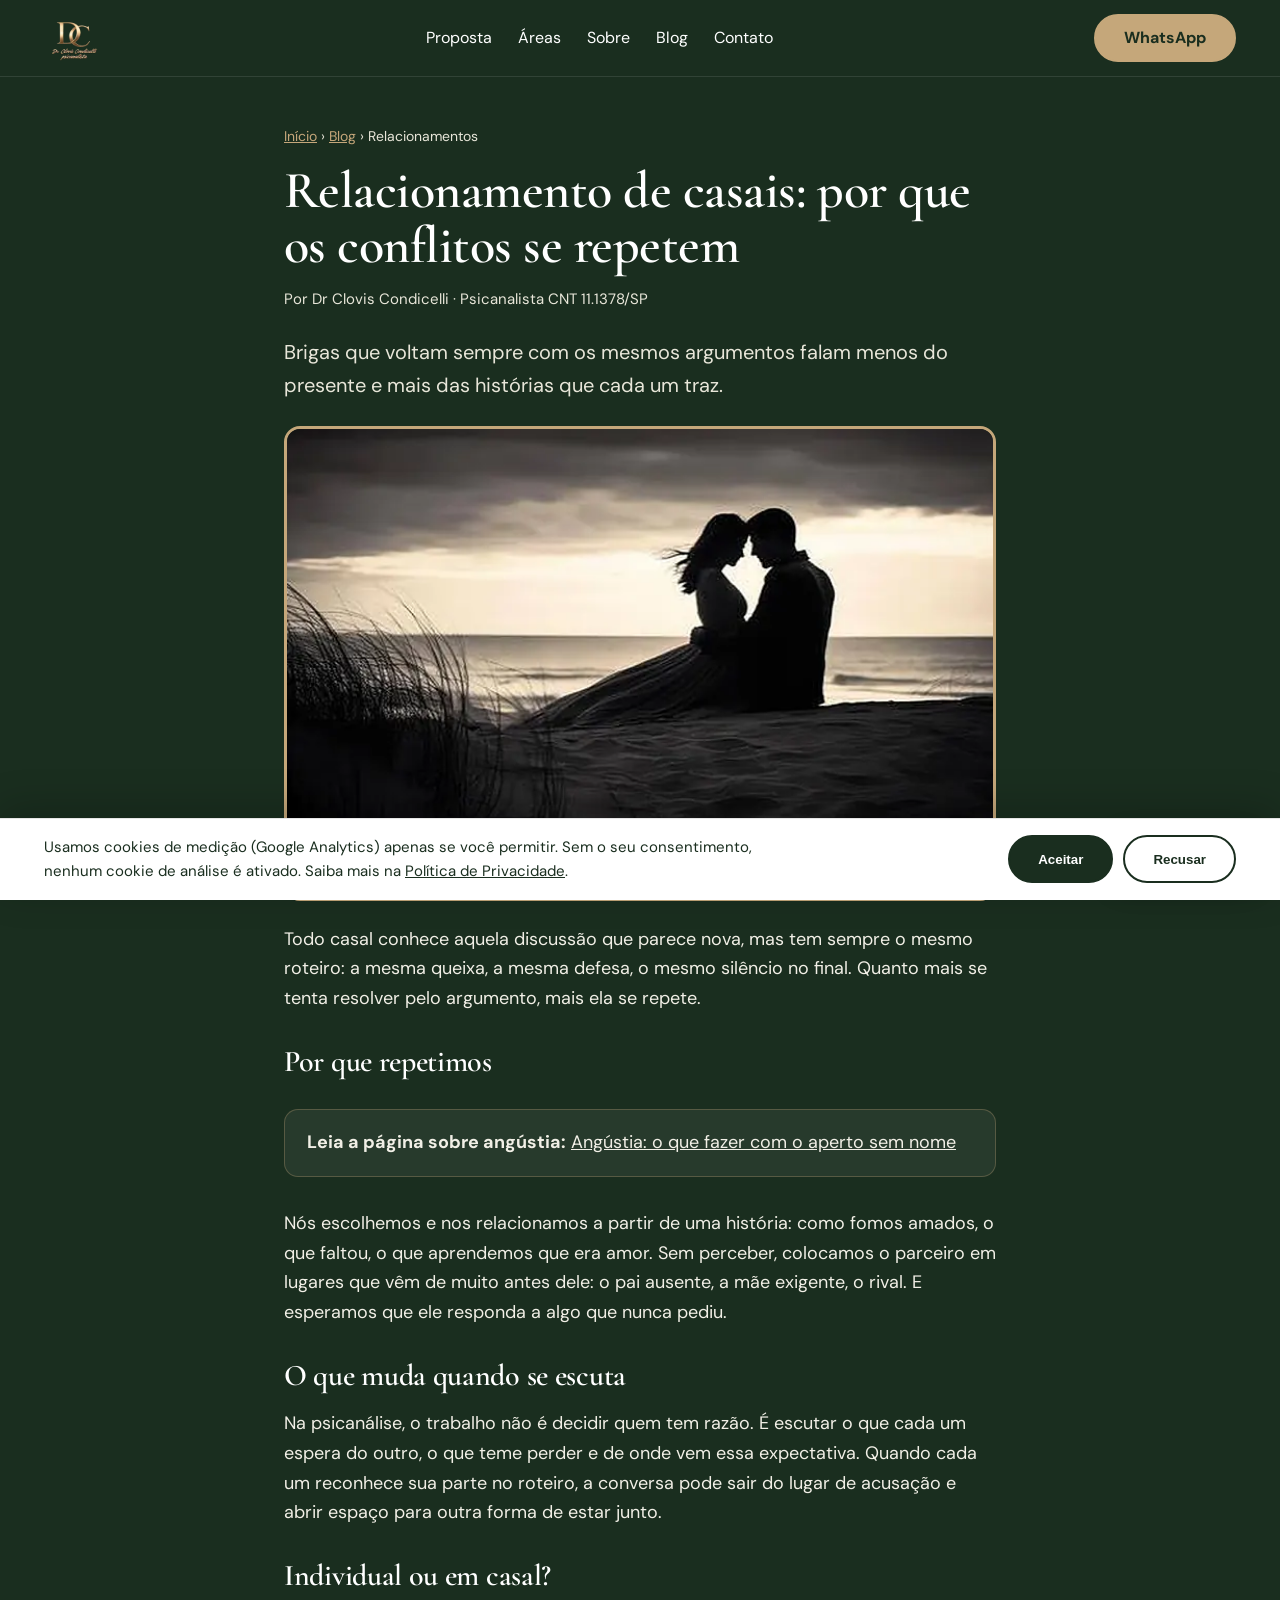
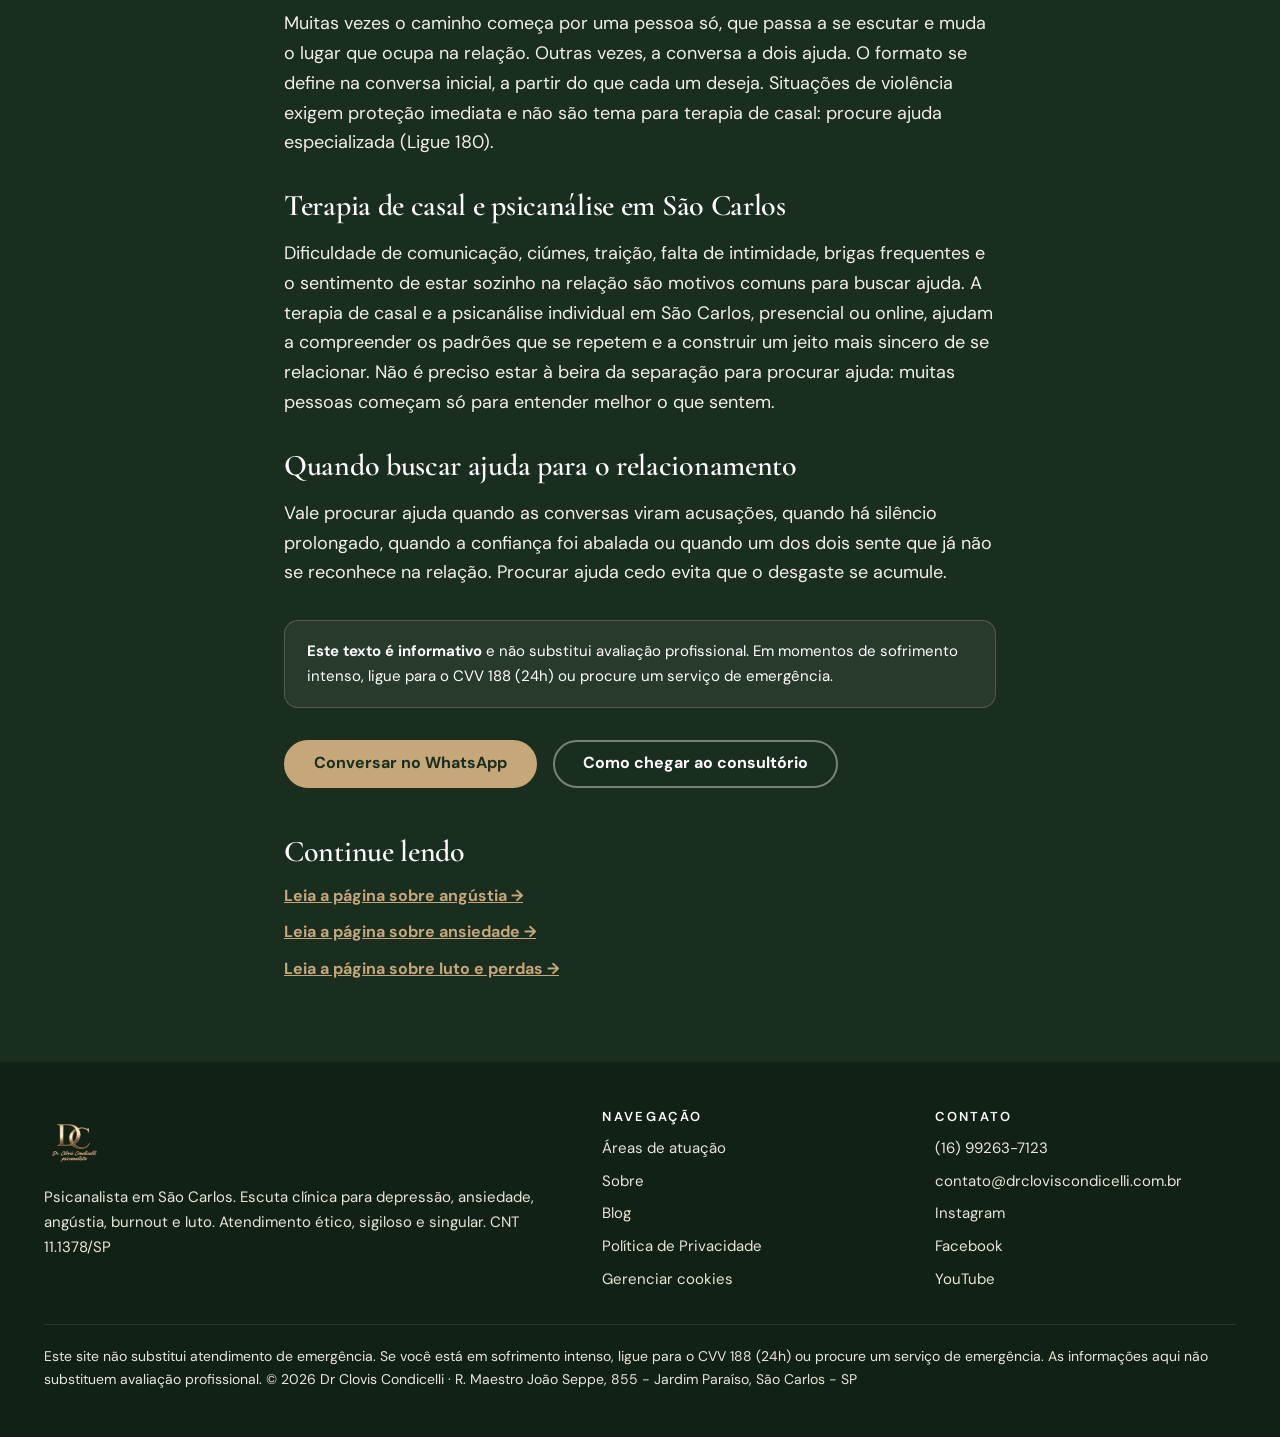
<file: blog/casais/index.html>
<!DOCTYPE html>
<html lang="pt-BR">
<head>
<meta charset="UTF-8">
<meta name="viewport" content="width=device-width, initial-scale=1">
<title>Relacionamento de casais: por que os conflitos se repetem</title>
<meta name="description" content="Brigas que se repetem falam de histórias que cada um traz. Uma leitura psicanalítica do relacionamento de casais, com atendimento em São Carlos.">
<meta name="robots" content="index, follow, max-image-preview:large">
<meta name="author" content="Dr Clovis Condicelli">
<meta name="theme-color" content="#1A2E1F">
<meta name="google-site-verification" content="cea7e8a68cab7015">
<link rel="canonical" href="https://drcloviscondicelli.com.br/blog/casais/">
<link rel="icon" href="/favicon.ico" sizes="48x48"><link rel="icon" type="image/png" href="/favicon-32.png" sizes="32x32"><link rel="apple-touch-icon" href="/apple-touch-icon.png">
<meta property="og:type" content="article"><meta property="og:locale" content="pt_BR"><meta property="og:site_name" content="Dr Clovis Condicelli Psicanalista">
<meta property="og:title" content="Relacionamento de casais: por que os conflitos se repetem"><meta property="og:description" content="Brigas que se repetem falam de histórias que cada um traz. Uma leitura psicanalítica do relacionamento de casais, com atendimento em São Carlos."><meta property="og:url" content="https://drcloviscondicelli.com.br/blog/casais/">
<meta property="og:image" content="https://drcloviscondicelli.com.br/og-image.jpg"><meta property="og:image:width" content="1200"><meta property="og:image:height" content="630"><meta property="og:image:alt" content="Dr Clovis Condicelli, psicanalista em São Carlos">
<meta name="twitter:card" content="summary_large_image"><meta name="twitter:title" content="Relacionamento de casais: por que os conflitos se repetem"><meta name="twitter:description" content="Brigas que se repetem falam de histórias que cada um traz. Uma leitura psicanalítica do relacionamento de casais, com atendimento em São Carlos."><meta name="twitter:image" content="https://drcloviscondicelli.com.br/og-image.jpg">
<link rel="preconnect" href="https://fonts.googleapis.com"><link rel="preconnect" href="https://fonts.gstatic.com" crossorigin>
<link rel="stylesheet" href="https://fonts.googleapis.com/css2?family=Cormorant+Garamond:wght@500;600;700&family=DM+Sans:wght@400;500;700&display=swap">
<link rel="stylesheet" href="/assets/style.css">
<script type="application/ld+json">{"@context":"https://schema.org","@type":"BlogPosting","headline":"Relacionamento de casais: por que os conflitos se repetem","description":"Brigas que se repetem falam de histórias que cada um traz. Uma leitura psicanalítica do relacionamento de casais, com atendimento em São Carlos.","inLanguage":"pt-BR","image":"https://drcloviscondicelli.com.br/assets/img/casais-678.webp","mainEntityOfPage":"https://drcloviscondicelli.com.br/blog/casais/","author":{"@id":"https://drcloviscondicelli.com.br/#pessoa"},"publisher":{"@id":"https://drcloviscondicelli.com.br/#negocio"}}</script>
<script type="application/ld+json">{"@context":"https://schema.org","@type":"BreadcrumbList","itemListElement":[{"@type":"ListItem","position":1,"name":"Início","item":"https://drcloviscondicelli.com.br/"},{"@type":"ListItem","position":2,"name":"Blog","item":"https://drcloviscondicelli.com.br/blog/"},{"@type":"ListItem","position":3,"name":"Relacionamento de casais: por que os conflitos se repetem","item":"https://drcloviscondicelli.com.br/blog/casais/"}]}</script>
<script type="application/ld+json">{"@context":"https://schema.org","@type":["ProfessionalService","LocalBusiness"],"@id":"https://drcloviscondicelli.com.br/#negocio","name":"Dr Clovis Condicelli - Psicanalista em São Carlos","url":"https://drcloviscondicelli.com.br/","image":"https://drcloviscondicelli.com.br/og-image.jpg","logo":"https://drcloviscondicelli.com.br/assets/img/icon-512.png","telephone":"+55-16-99263-7123","email":"contato@drcloviscondicelli.com.br","description":"Atendimento psicanalítico presencial em São Carlos e online para todo o Brasil.","address":{"@type":"PostalAddress","streetAddress":"R. Maestro João Seppe, 855 - Jardim Paraíso","addressLocality":"São Carlos","addressRegion":"SP","postalCode":"13568-030","addressCountry":"BR"},"geo":{"@type":"GeoCoordinates","latitude":-21.9997,"longitude":-47.8906},"openingHoursSpecification":[{"@type":"OpeningHoursSpecification","dayOfWeek":["Monday","Tuesday","Wednesday","Thursday","Friday"],"opens":"08:00","closes":"19:00"}],"areaServed":[{"@type":"City","name":"São Carlos"},{"@type":"Country","name":"Brasil"}],"founder":{"@id":"https://drcloviscondicelli.com.br/#pessoa"},"sameAs":["https://www.facebook.com/drcondicelli","https://www.instagram.com/drcondicelli_psicanalista","https://www.youtube.com/@dr.cloviscondicelli"]}</script>
<script type="application/ld+json">{"@context":"https://schema.org","@type":"Person","@id":"https://drcloviscondicelli.com.br/#pessoa","name":"Clovis Condicelli","honorificPrefix":"Dr","jobTitle":"Psicanalista e hipnoterapeuta","identifier":"CNT 11.1378/SP","hasCredential":{"@type":"EducationalOccupationalCredential","credentialCategory":"registro profissional","name":"CNT 11.1378/SP"},"url":"https://drcloviscondicelli.com.br/","image":"https://drcloviscondicelli.com.br/og-image.jpg","description":"Psicanalista em São Carlos com mais de 20 anos de experiência clínica e formação contínua em Freud e Lacan.","alumniOf":[{"@type":"Organization","name":"Associação Brasileira de Psicanálise"},{"@type":"Organization","name":"Instituto Dave Elman Hipnose Clínica"},{"@type":"Organization","name":"Instituto Milton Erickson Hipnoterapia Clínica"},{"@type":"Organization","name":"Associação Americana de Hipnoterapia"}],"knowsAbout":["Psicanálise","Depressão","Ansiedade","Burnout","Insônia"],"worksFor":{"@id":"https://drcloviscondicelli.com.br/#negocio"},"address":{"@type":"PostalAddress","addressLocality":"São Carlos","addressRegion":"SP","addressCountry":"BR"},"sameAs":["https://www.facebook.com/drcondicelli","https://www.instagram.com/drcondicelli_psicanalista","https://www.youtube.com/@dr.cloviscondicelli"]}</script>
</head>
<body>
<a class="skip" href="#conteudo">Ir para o conteúdo</a>
<header class="top"><div class="wrap"><a href="/" aria-label="Dr Clovis Condicelli - página inicial"><img src="/assets/img/logo-160.webp" srcset="/assets/img/logo-160.webp 160w, /assets/img/logo-320.webp 320w" sizes="60px" width="60" height="60" alt="Logotipo Dr Clovis Condicelli, psicanalista" class="logo"></a>
<nav class="main" aria-label="Principal"><a href="/#proposta">Proposta</a><a href="/#areas">Áreas</a><a href="/#sobre">Sobre</a><a href="/#blog">Blog</a><a href="/#contato">Contato</a></nav>
<a class="btn" href="https://wa.me/5516992637123?text=Ol%C3%A1%20Dr.%20Clovis,%20gostaria%20de%20agendar%20uma%20conversa%20inicial" target="_blank" rel="noopener">WhatsApp</a></div></header>
<main id="conteudo">
<article class="art"><nav class="crumbs" aria-label="Você está em"><a href="/">Início</a> › <a href="/blog/">Blog</a> › Relacionamentos</nav>
<h1 style="margin-top:16px">Relacionamento de casais: por que os conflitos se repetem</h1>
<p class="meta">Por Dr Clovis Condicelli · Psicanalista CNT 11.1378/SP</p>
<p class="lead">Brigas que voltam sempre com os mesmos argumentos falam menos do presente e mais das histórias que cada um traz.</p><img src="/assets/img/casais-400.webp" srcset="/assets/img/casais-400.webp 400w, /assets/img/casais-678.webp 678w" sizes="(min-width:800px) 760px, 100vw" width="678" height="452" alt="Silhueta de um casal sentado em uma duna, de frente um para o outro, ao entardecer, ilustrando o artigo sobre relacionamento de casais" class="cover" fetchpriority=high>
<p>Todo casal conhece aquela discussão que parece nova, mas tem sempre o mesmo roteiro: a mesma queixa, a mesma defesa, o mesmo silêncio no final. Quanto mais se tenta resolver pelo argumento, mais ela se repete.</p><h2 class="serif">Por que repetimos</h2><p class="box"><strong>Leia a página sobre angústia:</strong> <a href="/angustia-sao-carlos/">Angústia: o que fazer com o aperto sem nome</a></p><p>Nós escolhemos e nos relacionamos a partir de uma história: como fomos amados, o que faltou, o que aprendemos que era amor. Sem perceber, colocamos o parceiro em lugares que vêm de muito antes dele: o pai ausente, a mãe exigente, o rival. E esperamos que ele responda a algo que nunca pediu.</p><h2 class="serif">O que muda quando se escuta</h2><p>Na psicanálise, o trabalho não é decidir quem tem razão. É escutar o que cada um espera do outro, o que teme perder e de onde vem essa expectativa. Quando cada um reconhece sua parte no roteiro, a conversa pode sair do lugar de acusação e abrir espaço para outra forma de estar junto.</p><h2 class="serif">Individual ou em casal?</h2><p>Muitas vezes o caminho começa por uma pessoa só, que passa a se escutar e muda o lugar que ocupa na relação. Outras vezes, a conversa a dois ajuda. O formato se define na conversa inicial, a partir do que cada um deseja. Situações de violência exigem proteção imediata e não são tema para terapia de casal: procure ajuda especializada (Ligue 180).</p><h2 class="serif">Terapia de casal e psicanálise em São Carlos</h2><p>Dificuldade de comunicação, ciúmes, traição, falta de intimidade, brigas frequentes e o sentimento de estar sozinho na relação são motivos comuns para buscar ajuda. A terapia de casal e a psicanálise individual em São Carlos, presencial ou online, ajudam a compreender os padrões que se repetem e a construir um jeito mais sincero de se relacionar. Não é preciso estar à beira da separação para procurar ajuda: muitas pessoas começam só para entender melhor o que sentem.</p><h2 class="serif">Quando buscar ajuda para o relacionamento</h2><p>Vale procurar ajuda quando as conversas viram acusações, quando há silêncio prolongado, quando a confiança foi abalada ou quando um dos dois sente que já não se reconhece na relação. Procurar ajuda cedo evita que o desgaste se acumule.</p>
<div class="box"><strong>Este texto é informativo</strong> e não substitui avaliação profissional. Em momentos de sofrimento intenso, ligue para o CVV 188 (24h) ou procure um serviço de emergência.</div>
<div class="cta"><a class="btn " href="https://wa.me/5516992637123?text=Ol%C3%A1%20Dr.%20Clovis,%20gostaria%20de%20agendar%20uma%20conversa%20inicial" target="_blank" rel="noopener">Conversar no WhatsApp</a><a class="btn out" href="/#contato">Como chegar ao consultório</a></div>
<h2 class="serif" style="font-size:30px;margin-top:48px">Continue lendo</h2><ul style="list-style:none;padding:0"><li style="margin:10px 0"><a href="/angustia-sao-carlos/" style="color:var(--g);font-weight:700">Leia a página sobre angústia →</a></li><li style="margin:10px 0"><a href="/ansiedade-sao-carlos/" style="color:var(--g);font-weight:700">Leia a página sobre ansiedade →</a></li><li style="margin:10px 0"><a href="/luto-sao-carlos/" style="color:var(--g);font-weight:700">Leia a página sobre luto e perdas →</a></li></ul></article>
</main>
<footer><div class="wrap"><div class="cols"><div><img src="/assets/img/logo-160.webp" srcset="/assets/img/logo-160.webp 160w, /assets/img/logo-320.webp 320w" sizes="64px" width="64" height="64" alt="Logotipo Dr Clovis Condicelli, psicanalista" class="logo" loading=lazy>
<p>Psicanalista em São Carlos. Escuta clínica para depressão, ansiedade, angústia, burnout e luto. Atendimento ético, sigiloso e singular. CNT 11.1378/SP</p></div>
<div><h2>Navegação</h2><ul><li><a href="/#areas">Áreas de atuação</a></li><li><a href="/#sobre">Sobre</a></li><li><a href="/#blog">Blog</a></li><li><a href="/politica-de-privacidade/">Política de Privacidade</a></li><li><a href="#" id="cc-manage">Gerenciar cookies</a></li></ul></div>
<div><h2>Contato</h2><ul><li><a href="tel:+5516992637123">(16) 99263-7123</a></li><li><a href="mailto:contato@drcloviscondicelli.com.br">contato@drcloviscondicelli.com.br</a></li>
<li><a href="https://www.instagram.com/drcondicelli_psicanalista" target="_blank" rel="noopener">Instagram</a></li><li><a href="https://www.facebook.com/drcondicelli" target="_blank" rel="noopener">Facebook</a></li><li><a href="https://www.youtube.com/@dr.cloviscondicelli" target="_blank" rel="noopener">YouTube</a></li></ul></div></div>
<p class="legal">Este site não substitui atendimento de emergência. Se você está em sofrimento intenso, ligue para o CVV 188 (24h) ou procure um serviço de emergência. As informações aqui não substituem avaliação profissional. © 2026 Dr Clovis Condicelli · R. Maestro João Seppe, 855 - Jardim Paraíso, São Carlos - SP</p></div></footer>
<a class="wa" href="https://wa.me/5516992637123?text=Ol%C3%A1%20Dr.%20Clovis,%20gostaria%20de%20agendar%20uma%20conversa%20inicial" target="_blank" rel="noopener" aria-label="Falar com o Dr Clovis no WhatsApp"><svg width="22" height="22" viewBox="0 0 24 24" fill="currentColor" aria-hidden="true"><path d="M12 2a10 10 0 0 0-8.6 15.1L2 22l5-1.3A10 10 0 1 0 12 2zm5.2 14.2c-.2.6-1.300 1.200-1.800 1.200-.5.100-1 .2-3.300-.7-2.800-1.200-4.600-4-4.700-4.200-.1-.2-1.100-1.500-1.100-2.800s.7-2 1-2.300c.2-.3.600-.3.800-.3h.6c.2 0 .4 0 .6.500l.8 2c.1.200.1.300 0 .5l-.4.500-.3.400c-.1.100-.3.300-.1.600.2.300.8 1.300 1.700 2.100 1.100 1 2.100 1.300 2.400 1.400.3.100.5.100.6-.1l.9-1.100c.2-.3.400-.2.600-.1l1.900.9c.3.100.5.200.5.300.1.200.1.800-.1 1.500z"/></svg>WhatsApp</a>
<div id="cookie" class="cookie" role="dialog" aria-label="Aviso de cookies" hidden><div class="wrap"><p>Usamos cookies de medição (Google Analytics) apenas se você permitir. Sem o seu consentimento, nenhum cookie de análise é ativado. Saiba mais na <a href="/politica-de-privacidade/">Política de Privacidade</a>.</p>
<div><button class="btn dk" id="cc-ok" type="button">Aceitar</button><button class="btn out" style="color:#1A2E1F;border-color:#1A2E1F" id="cc-no" type="button">Recusar</button></div></div></div>
<script src="/assets/site.js" defer></script>
</body>
</html>
</file>
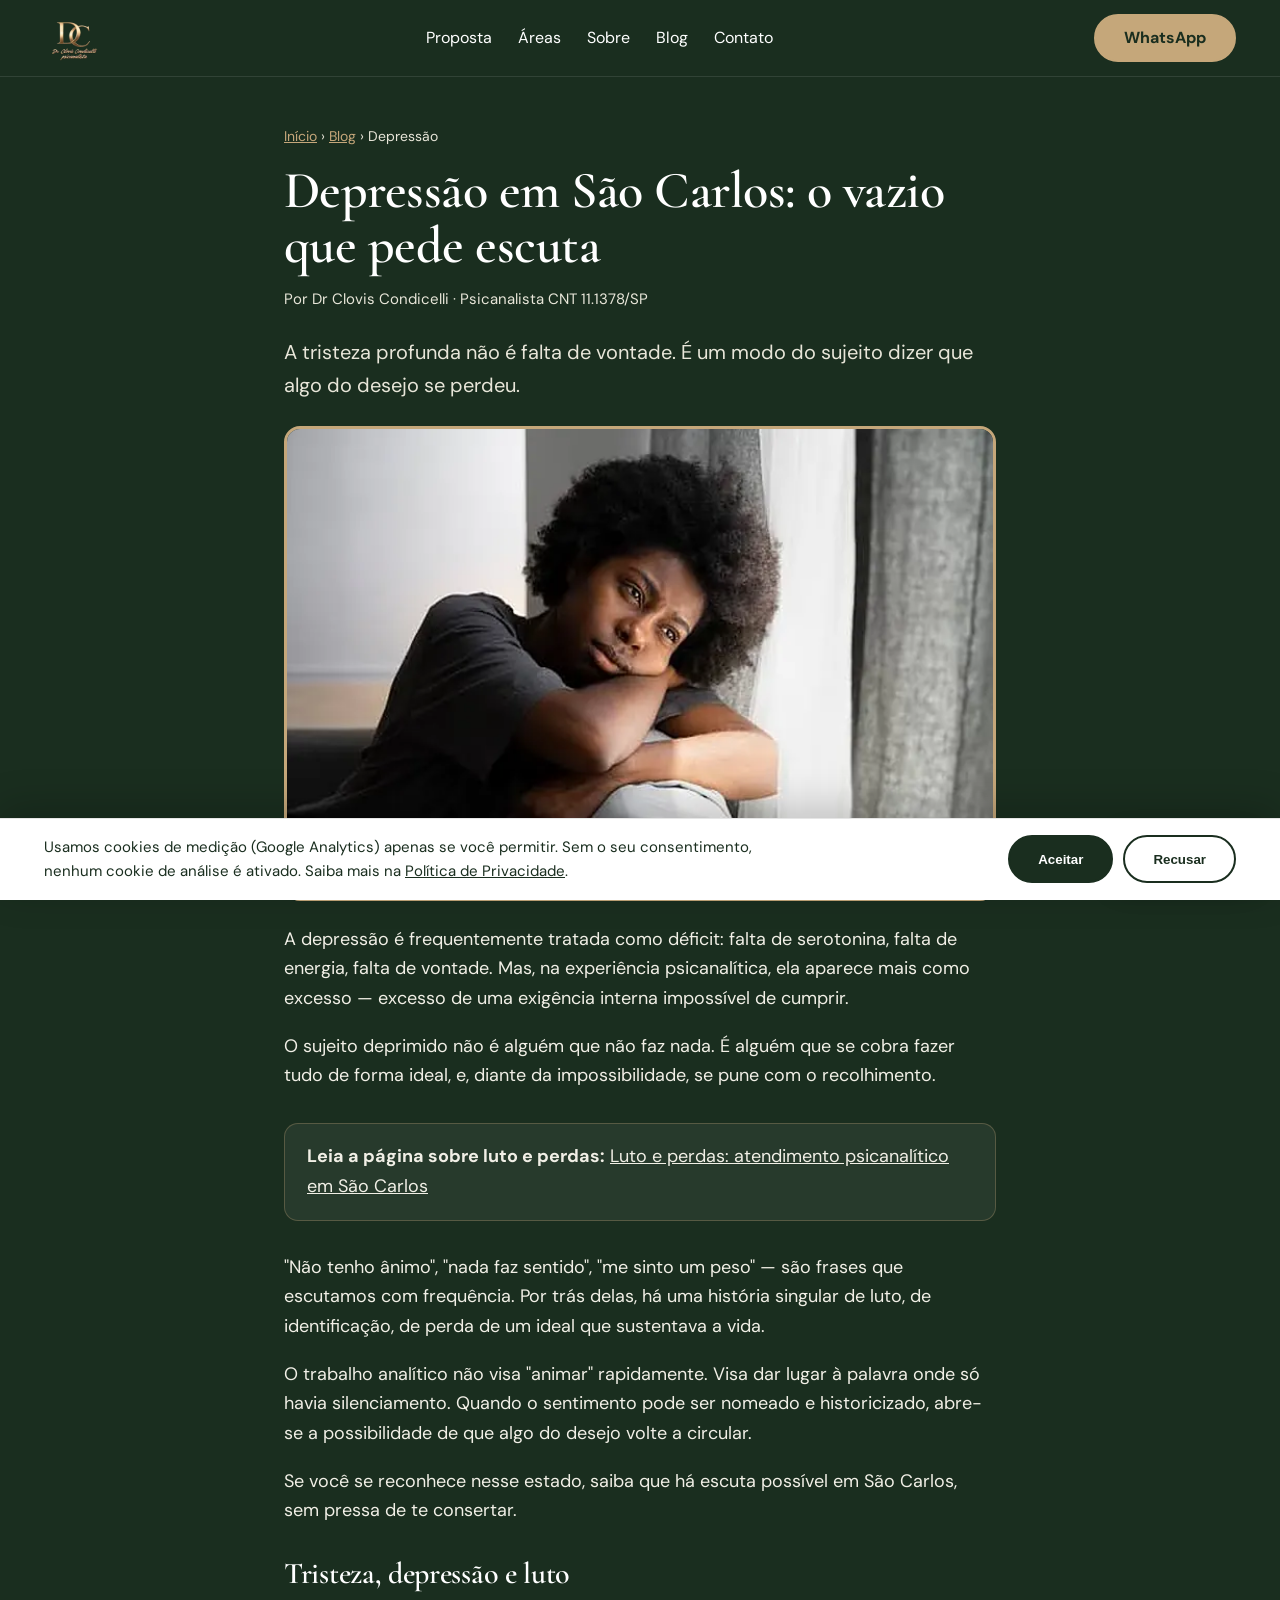
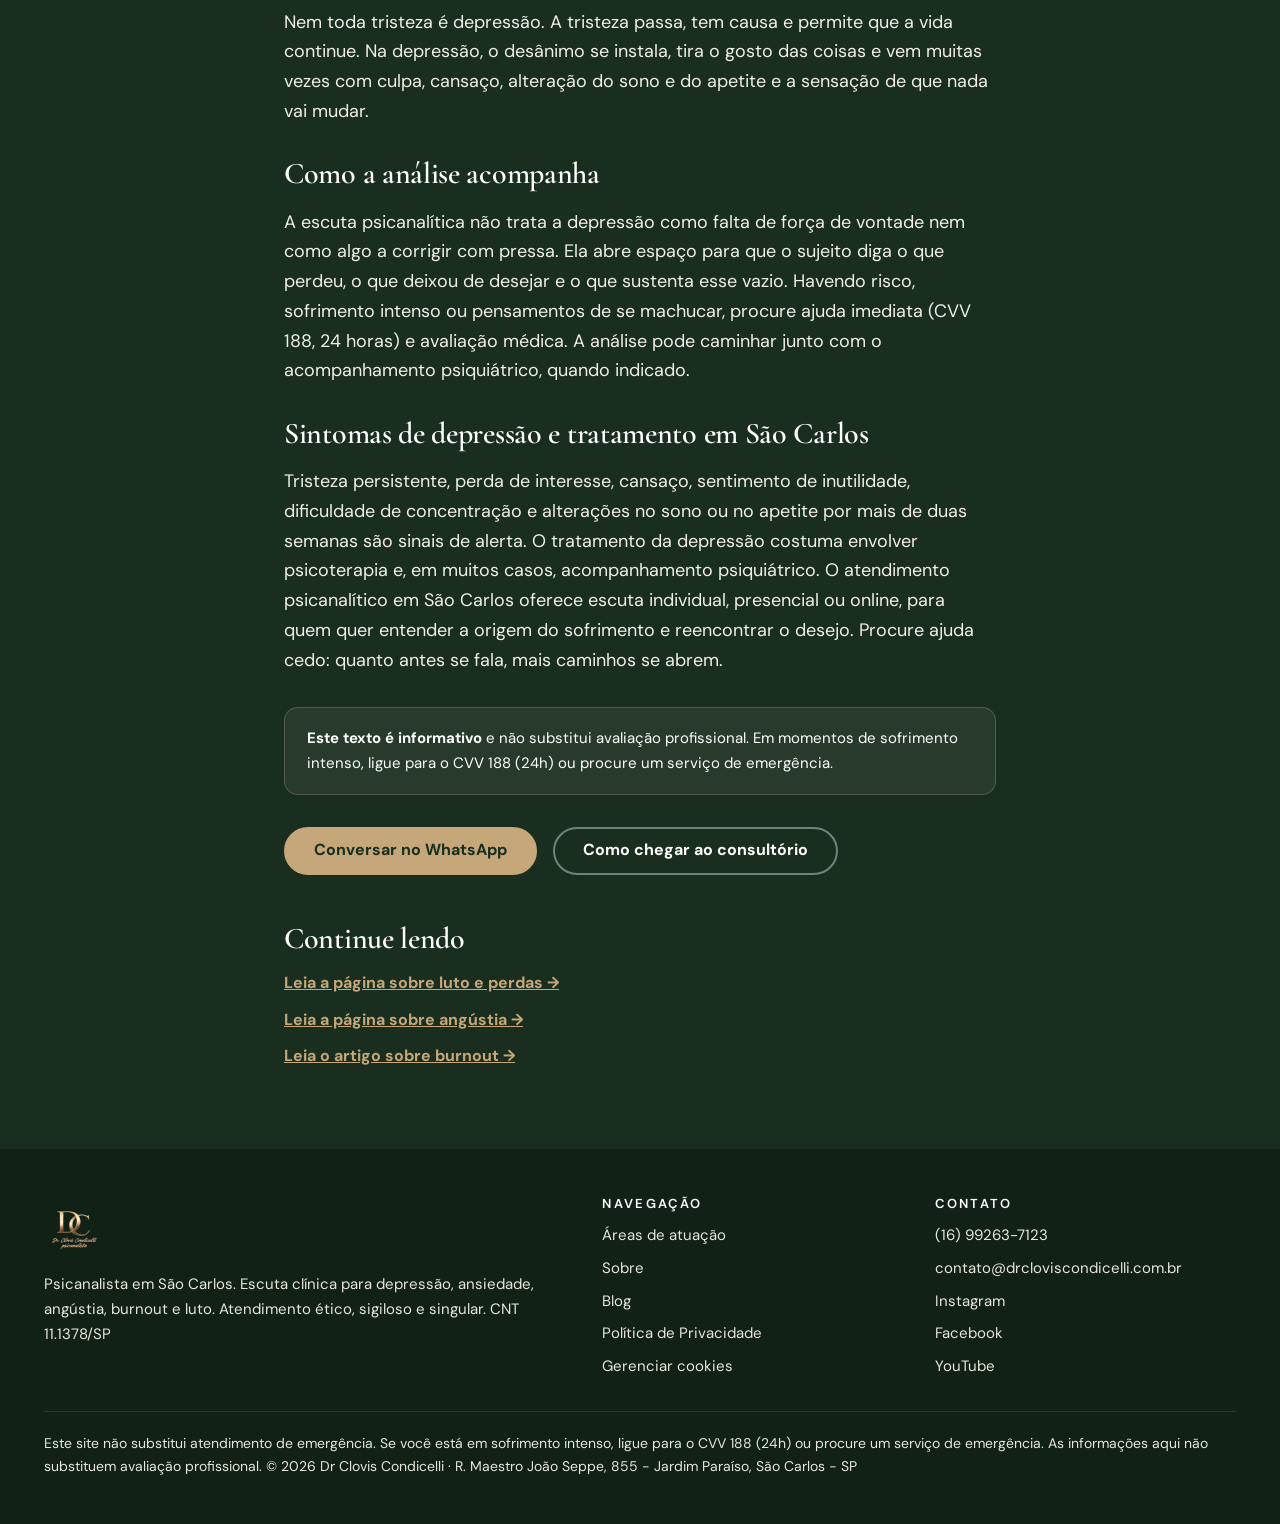
<file: blog/depressao/index.html>
<!DOCTYPE html>
<html lang="pt-BR">
<head>
<meta charset="UTF-8">
<meta name="viewport" content="width=device-width, initial-scale=1">
<title>Depressão em São Carlos: o vazio que pede escuta</title>
<meta name="description" content="A tristeza profunda não é falta de vontade. Uma leitura psicanalítica da depressão e a escuta clínica disponível em São Carlos.">
<meta name="robots" content="index, follow, max-image-preview:large">
<meta name="author" content="Dr Clovis Condicelli">
<meta name="theme-color" content="#1A2E1F">
<meta name="google-site-verification" content="cea7e8a68cab7015">
<link rel="canonical" href="https://drcloviscondicelli.com.br/blog/depressao/">
<link rel="icon" href="/favicon.ico" sizes="48x48"><link rel="icon" type="image/png" href="/favicon-32.png" sizes="32x32"><link rel="apple-touch-icon" href="/apple-touch-icon.png">
<meta property="og:type" content="article"><meta property="og:locale" content="pt_BR"><meta property="og:site_name" content="Dr Clovis Condicelli Psicanalista">
<meta property="og:title" content="Depressão em São Carlos: o vazio que pede escuta"><meta property="og:description" content="A tristeza profunda não é falta de vontade. Uma leitura psicanalítica da depressão e a escuta clínica disponível em São Carlos."><meta property="og:url" content="https://drcloviscondicelli.com.br/blog/depressao/">
<meta property="og:image" content="https://drcloviscondicelli.com.br/og-image.jpg"><meta property="og:image:width" content="1200"><meta property="og:image:height" content="630"><meta property="og:image:alt" content="Dr Clovis Condicelli, psicanalista em São Carlos">
<meta name="twitter:card" content="summary_large_image"><meta name="twitter:title" content="Depressão em São Carlos: o vazio que pede escuta"><meta name="twitter:description" content="A tristeza profunda não é falta de vontade. Uma leitura psicanalítica da depressão e a escuta clínica disponível em São Carlos."><meta name="twitter:image" content="https://drcloviscondicelli.com.br/og-image.jpg">
<link rel="preconnect" href="https://fonts.googleapis.com"><link rel="preconnect" href="https://fonts.gstatic.com" crossorigin>
<link rel="stylesheet" href="https://fonts.googleapis.com/css2?family=Cormorant+Garamond:wght@500;600;700&family=DM+Sans:wght@400;500;700&display=swap">
<link rel="stylesheet" href="/assets/style.css">
<script type="application/ld+json">{"@context":"https://schema.org","@type":"BlogPosting","headline":"Depressão em São Carlos: o vazio que pede escuta","description":"A tristeza profunda não é falta de vontade. Uma leitura psicanalítica da depressão e a escuta clínica disponível em São Carlos.","inLanguage":"pt-BR","image":"https://drcloviscondicelli.com.br/assets/img/depressao-678.webp","mainEntityOfPage":"https://drcloviscondicelli.com.br/blog/depressao/","author":{"@id":"https://drcloviscondicelli.com.br/#pessoa"},"publisher":{"@id":"https://drcloviscondicelli.com.br/#negocio"}}</script>
<script type="application/ld+json">{"@context":"https://schema.org","@type":"BreadcrumbList","itemListElement":[{"@type":"ListItem","position":1,"name":"Início","item":"https://drcloviscondicelli.com.br/"},{"@type":"ListItem","position":2,"name":"Blog","item":"https://drcloviscondicelli.com.br/blog/"},{"@type":"ListItem","position":3,"name":"Depressão em São Carlos: o vazio que pede escuta","item":"https://drcloviscondicelli.com.br/blog/depressao/"}]}</script>
<script type="application/ld+json">{"@context":"https://schema.org","@type":["ProfessionalService","LocalBusiness"],"@id":"https://drcloviscondicelli.com.br/#negocio","name":"Dr Clovis Condicelli - Psicanalista em São Carlos","url":"https://drcloviscondicelli.com.br/","image":"https://drcloviscondicelli.com.br/og-image.jpg","logo":"https://drcloviscondicelli.com.br/assets/img/icon-512.png","telephone":"+55-16-99263-7123","email":"contato@drcloviscondicelli.com.br","description":"Atendimento psicanalítico presencial em São Carlos e online para todo o Brasil.","address":{"@type":"PostalAddress","streetAddress":"R. Maestro João Seppe, 855 - Jardim Paraíso","addressLocality":"São Carlos","addressRegion":"SP","postalCode":"13568-030","addressCountry":"BR"},"geo":{"@type":"GeoCoordinates","latitude":-21.9997,"longitude":-47.8906},"openingHoursSpecification":[{"@type":"OpeningHoursSpecification","dayOfWeek":["Monday","Tuesday","Wednesday","Thursday","Friday"],"opens":"08:00","closes":"19:00"}],"areaServed":[{"@type":"City","name":"São Carlos"},{"@type":"Country","name":"Brasil"}],"founder":{"@id":"https://drcloviscondicelli.com.br/#pessoa"},"sameAs":["https://www.facebook.com/drcondicelli","https://www.instagram.com/drcondicelli_psicanalista","https://www.youtube.com/@dr.cloviscondicelli"]}</script>
<script type="application/ld+json">{"@context":"https://schema.org","@type":"Person","@id":"https://drcloviscondicelli.com.br/#pessoa","name":"Clovis Condicelli","honorificPrefix":"Dr","jobTitle":"Psicanalista e hipnoterapeuta","identifier":"CNT 11.1378/SP","hasCredential":{"@type":"EducationalOccupationalCredential","credentialCategory":"registro profissional","name":"CNT 11.1378/SP"},"url":"https://drcloviscondicelli.com.br/","image":"https://drcloviscondicelli.com.br/og-image.jpg","description":"Psicanalista em São Carlos com mais de 20 anos de experiência clínica e formação contínua em Freud e Lacan.","alumniOf":[{"@type":"Organization","name":"Associação Brasileira de Psicanálise"},{"@type":"Organization","name":"Instituto Dave Elman Hipnose Clínica"},{"@type":"Organization","name":"Instituto Milton Erickson Hipnoterapia Clínica"},{"@type":"Organization","name":"Associação Americana de Hipnoterapia"}],"knowsAbout":["Psicanálise","Depressão","Ansiedade","Burnout","Insônia"],"worksFor":{"@id":"https://drcloviscondicelli.com.br/#negocio"},"address":{"@type":"PostalAddress","addressLocality":"São Carlos","addressRegion":"SP","addressCountry":"BR"},"sameAs":["https://www.facebook.com/drcondicelli","https://www.instagram.com/drcondicelli_psicanalista","https://www.youtube.com/@dr.cloviscondicelli"]}</script>
</head>
<body>
<a class="skip" href="#conteudo">Ir para o conteúdo</a>
<header class="top"><div class="wrap"><a href="/" aria-label="Dr Clovis Condicelli - página inicial"><img src="/assets/img/logo-160.webp" srcset="/assets/img/logo-160.webp 160w, /assets/img/logo-320.webp 320w" sizes="60px" width="60" height="60" alt="Logotipo Dr Clovis Condicelli, psicanalista" class="logo"></a>
<nav class="main" aria-label="Principal"><a href="/#proposta">Proposta</a><a href="/#areas">Áreas</a><a href="/#sobre">Sobre</a><a href="/#blog">Blog</a><a href="/#contato">Contato</a></nav>
<a class="btn" href="https://wa.me/5516992637123?text=Ol%C3%A1%20Dr.%20Clovis,%20gostaria%20de%20agendar%20uma%20conversa%20inicial" target="_blank" rel="noopener">WhatsApp</a></div></header>
<main id="conteudo">
<article class="art"><nav class="crumbs" aria-label="Você está em"><a href="/">Início</a> › <a href="/blog/">Blog</a> › Depressão</nav>
<h1 style="margin-top:16px">Depressão em São Carlos: o vazio que pede escuta</h1>
<p class="meta">Por Dr Clovis Condicelli · Psicanalista CNT 11.1378/SP</p>
<p class="lead">A tristeza profunda não é falta de vontade. É um modo do sujeito dizer que algo do desejo se perdeu.</p><img src="/assets/img/depressao-400.webp" srcset="/assets/img/depressao-400.webp 400w, /assets/img/depressao-678.webp 678w" sizes="(min-width:800px) 760px, 100vw" width="678" height="452" alt="Jovem de cabelo cacheado apoiada no braço de um sofá, olhando pela janela com expressão pensativa, ilustrando o artigo sobre depressão" class="cover" fetchpriority=high>
<p>A depressão é frequentemente tratada como déficit: falta de serotonina, falta de energia, falta de vontade. Mas, na experiência psicanalítica, ela aparece mais como excesso — excesso de uma exigência interna impossível de cumprir.</p><p>O sujeito deprimido não é alguém que não faz nada. É alguém que se cobra fazer tudo de forma ideal, e, diante da impossibilidade, se pune com o recolhimento.</p><p class="box"><strong>Leia a página sobre luto e perdas:</strong> <a href="/luto-sao-carlos/">Luto e perdas: atendimento psicanalítico em São Carlos</a></p><p>&quot;Não tenho ânimo&quot;, &quot;nada faz sentido&quot;, &quot;me sinto um peso&quot; — são frases que escutamos com frequência. Por trás delas, há uma história singular de luto, de identificação, de perda de um ideal que sustentava a vida.</p><p>O trabalho analítico não visa &quot;animar&quot; rapidamente. Visa dar lugar à palavra onde só havia silenciamento. Quando o sentimento pode ser nomeado e historicizado, abre-se a possibilidade de que algo do desejo volte a circular.</p><p>Se você se reconhece nesse estado, saiba que há escuta possível em São Carlos, sem pressa de te consertar.</p><h2 class="serif">Tristeza, depressão e luto</h2><p>Nem toda tristeza é depressão. A tristeza passa, tem causa e permite que a vida continue. Na depressão, o desânimo se instala, tira o gosto das coisas e vem muitas vezes com culpa, cansaço, alteração do sono e do apetite e a sensação de que nada vai mudar.</p><h2 class="serif">Como a análise acompanha</h2><p>A escuta psicanalítica não trata a depressão como falta de força de vontade nem como algo a corrigir com pressa. Ela abre espaço para que o sujeito diga o que perdeu, o que deixou de desejar e o que sustenta esse vazio. Havendo risco, sofrimento intenso ou pensamentos de se machucar, procure ajuda imediata (CVV 188, 24 horas) e avaliação médica. A análise pode caminhar junto com o acompanhamento psiquiátrico, quando indicado.</p><h2 class="serif">Sintomas de depressão e tratamento em São Carlos</h2><p>Tristeza persistente, perda de interesse, cansaço, sentimento de inutilidade, dificuldade de concentração e alterações no sono ou no apetite por mais de duas semanas são sinais de alerta. O tratamento da depressão costuma envolver psicoterapia e, em muitos casos, acompanhamento psiquiátrico. O atendimento psicanalítico em São Carlos oferece escuta individual, presencial ou online, para quem quer entender a origem do sofrimento e reencontrar o desejo. Procure ajuda cedo: quanto antes se fala, mais caminhos se abrem.</p>
<div class="box"><strong>Este texto é informativo</strong> e não substitui avaliação profissional. Em momentos de sofrimento intenso, ligue para o CVV 188 (24h) ou procure um serviço de emergência.</div>
<div class="cta"><a class="btn " href="https://wa.me/5516992637123?text=Ol%C3%A1%20Dr.%20Clovis,%20gostaria%20de%20agendar%20uma%20conversa%20inicial" target="_blank" rel="noopener">Conversar no WhatsApp</a><a class="btn out" href="/#contato">Como chegar ao consultório</a></div>
<h2 class="serif" style="font-size:30px;margin-top:48px">Continue lendo</h2><ul style="list-style:none;padding:0"><li style="margin:10px 0"><a href="/luto-sao-carlos/" style="color:var(--g);font-weight:700">Leia a página sobre luto e perdas →</a></li><li style="margin:10px 0"><a href="/angustia-sao-carlos/" style="color:var(--g);font-weight:700">Leia a página sobre angústia →</a></li><li style="margin:10px 0"><a href="/blog/burnout/" style="color:var(--g);font-weight:700">Leia o artigo sobre burnout →</a></li></ul></article>
</main>
<footer><div class="wrap"><div class="cols"><div><img src="/assets/img/logo-160.webp" srcset="/assets/img/logo-160.webp 160w, /assets/img/logo-320.webp 320w" sizes="64px" width="64" height="64" alt="Logotipo Dr Clovis Condicelli, psicanalista" class="logo" loading=lazy>
<p>Psicanalista em São Carlos. Escuta clínica para depressão, ansiedade, angústia, burnout e luto. Atendimento ético, sigiloso e singular. CNT 11.1378/SP</p></div>
<div><h2>Navegação</h2><ul><li><a href="/#areas">Áreas de atuação</a></li><li><a href="/#sobre">Sobre</a></li><li><a href="/#blog">Blog</a></li><li><a href="/politica-de-privacidade/">Política de Privacidade</a></li><li><a href="#" id="cc-manage">Gerenciar cookies</a></li></ul></div>
<div><h2>Contato</h2><ul><li><a href="tel:+5516992637123">(16) 99263-7123</a></li><li><a href="mailto:contato@drcloviscondicelli.com.br">contato@drcloviscondicelli.com.br</a></li>
<li><a href="https://www.instagram.com/drcondicelli_psicanalista" target="_blank" rel="noopener">Instagram</a></li><li><a href="https://www.facebook.com/drcondicelli" target="_blank" rel="noopener">Facebook</a></li><li><a href="https://www.youtube.com/@dr.cloviscondicelli" target="_blank" rel="noopener">YouTube</a></li></ul></div></div>
<p class="legal">Este site não substitui atendimento de emergência. Se você está em sofrimento intenso, ligue para o CVV 188 (24h) ou procure um serviço de emergência. As informações aqui não substituem avaliação profissional. © 2026 Dr Clovis Condicelli · R. Maestro João Seppe, 855 - Jardim Paraíso, São Carlos - SP</p></div></footer>
<a class="wa" href="https://wa.me/5516992637123?text=Ol%C3%A1%20Dr.%20Clovis,%20gostaria%20de%20agendar%20uma%20conversa%20inicial" target="_blank" rel="noopener" aria-label="Falar com o Dr Clovis no WhatsApp"><svg width="22" height="22" viewBox="0 0 24 24" fill="currentColor" aria-hidden="true"><path d="M12 2a10 10 0 0 0-8.6 15.1L2 22l5-1.3A10 10 0 1 0 12 2zm5.2 14.2c-.2.6-1.300 1.200-1.800 1.200-.5.100-1 .2-3.300-.7-2.800-1.200-4.600-4-4.700-4.200-.1-.2-1.100-1.500-1.100-2.800s.7-2 1-2.300c.2-.3.600-.3.800-.3h.6c.2 0 .4 0 .6.500l.8 2c.1.200.1.300 0 .5l-.4.500-.3.400c-.1.100-.3.300-.1.600.2.300.8 1.300 1.700 2.100 1.100 1 2.100 1.300 2.400 1.400.3.100.5.100.6-.1l.9-1.100c.2-.3.400-.2.600-.1l1.900.9c.3.100.5.200.5.300.1.200.1.800-.1 1.500z"/></svg>WhatsApp</a>
<div id="cookie" class="cookie" role="dialog" aria-label="Aviso de cookies" hidden><div class="wrap"><p>Usamos cookies de medição (Google Analytics) apenas se você permitir. Sem o seu consentimento, nenhum cookie de análise é ativado. Saiba mais na <a href="/politica-de-privacidade/">Política de Privacidade</a>.</p>
<div><button class="btn dk" id="cc-ok" type="button">Aceitar</button><button class="btn out" style="color:#1A2E1F;border-color:#1A2E1F" id="cc-no" type="button">Recusar</button></div></div></div>
<script src="/assets/site.js" defer></script>
</body>
</html>
</file>
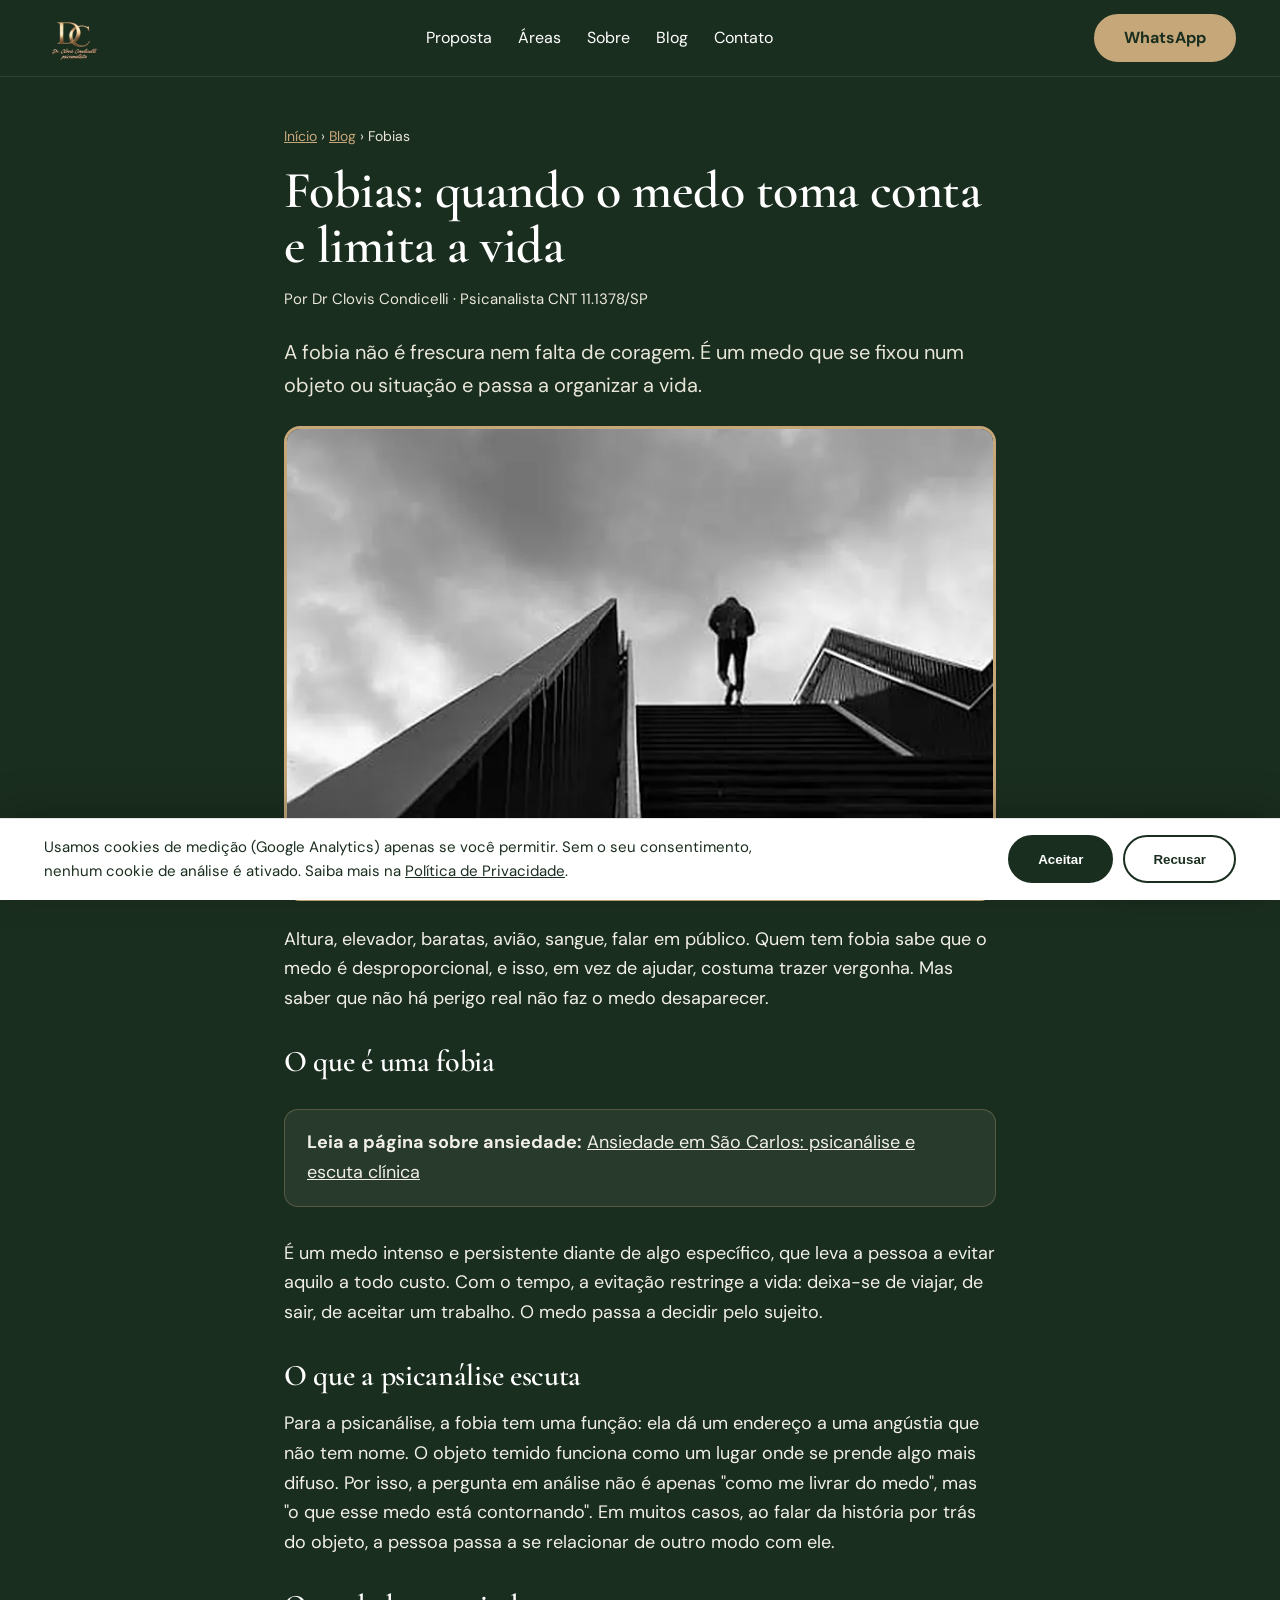
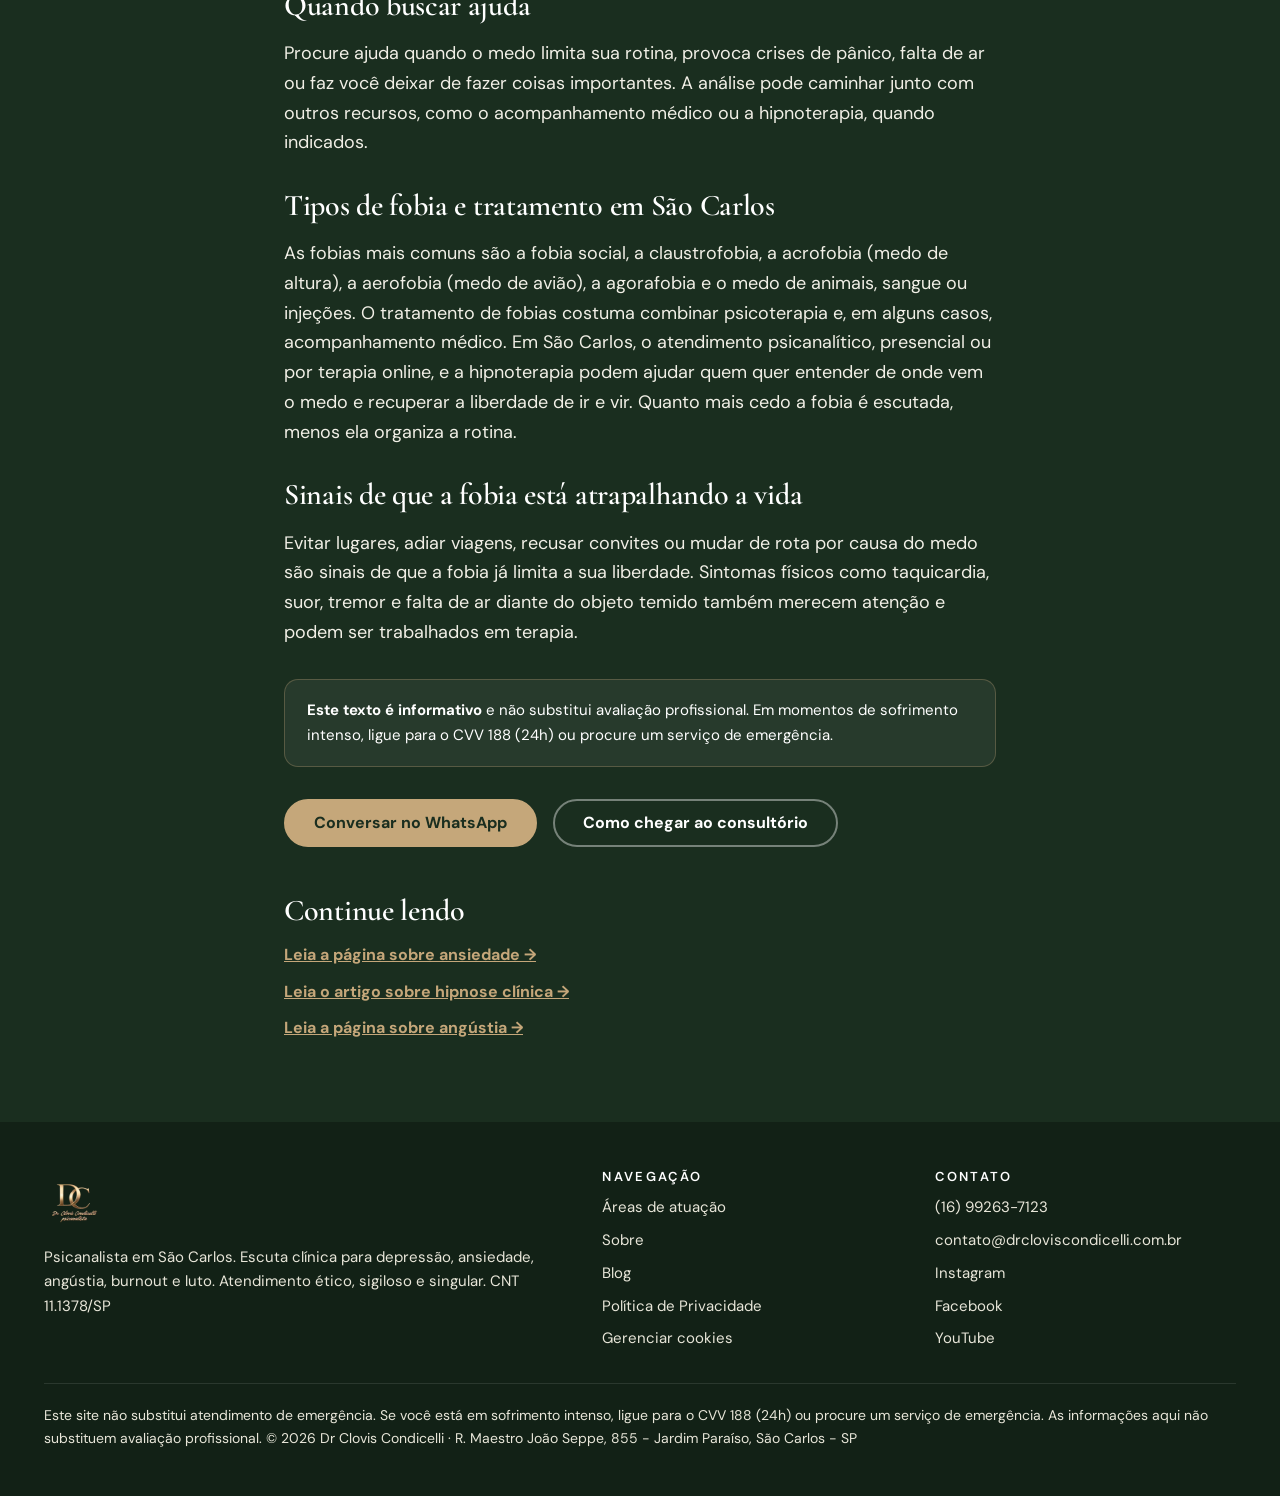
<file: blog/fobias/index.html>
<!DOCTYPE html>
<html lang="pt-BR">
<head>
<meta charset="UTF-8">
<meta name="viewport" content="width=device-width, initial-scale=1">
<title>Fobias: quando o medo toma conta e limita a vida</title>
<meta name="description" content="Fobia não é frescura: é um medo que se fixou num objeto. Veja como a psicanálise escuta as fobias e quando buscar ajuda em São Carlos.">
<meta name="robots" content="index, follow, max-image-preview:large">
<meta name="author" content="Dr Clovis Condicelli">
<meta name="theme-color" content="#1A2E1F">
<meta name="google-site-verification" content="cea7e8a68cab7015">
<link rel="canonical" href="https://drcloviscondicelli.com.br/blog/fobias/">
<link rel="icon" href="/favicon.ico" sizes="48x48"><link rel="icon" type="image/png" href="/favicon-32.png" sizes="32x32"><link rel="apple-touch-icon" href="/apple-touch-icon.png">
<meta property="og:type" content="article"><meta property="og:locale" content="pt_BR"><meta property="og:site_name" content="Dr Clovis Condicelli Psicanalista">
<meta property="og:title" content="Fobias: quando o medo toma conta e limita a vida"><meta property="og:description" content="Fobia não é frescura: é um medo que se fixou num objeto. Veja como a psicanálise escuta as fobias e quando buscar ajuda em São Carlos."><meta property="og:url" content="https://drcloviscondicelli.com.br/blog/fobias/">
<meta property="og:image" content="https://drcloviscondicelli.com.br/og-image.jpg"><meta property="og:image:width" content="1200"><meta property="og:image:height" content="630"><meta property="og:image:alt" content="Dr Clovis Condicelli, psicanalista em São Carlos">
<meta name="twitter:card" content="summary_large_image"><meta name="twitter:title" content="Fobias: quando o medo toma conta e limita a vida"><meta name="twitter:description" content="Fobia não é frescura: é um medo que se fixou num objeto. Veja como a psicanálise escuta as fobias e quando buscar ajuda em São Carlos."><meta name="twitter:image" content="https://drcloviscondicelli.com.br/og-image.jpg">
<link rel="preconnect" href="https://fonts.googleapis.com"><link rel="preconnect" href="https://fonts.gstatic.com" crossorigin>
<link rel="stylesheet" href="https://fonts.googleapis.com/css2?family=Cormorant+Garamond:wght@500;600;700&family=DM+Sans:wght@400;500;700&display=swap">
<link rel="stylesheet" href="/assets/style.css">
<script type="application/ld+json">{"@context":"https://schema.org","@type":"BlogPosting","headline":"Fobias: quando o medo toma conta e limita a vida","description":"Fobia não é frescura: é um medo que se fixou num objeto. Veja como a psicanálise escuta as fobias e quando buscar ajuda em São Carlos.","inLanguage":"pt-BR","image":"https://drcloviscondicelli.com.br/assets/img/fobias-678.webp","mainEntityOfPage":"https://drcloviscondicelli.com.br/blog/fobias/","author":{"@id":"https://drcloviscondicelli.com.br/#pessoa"},"publisher":{"@id":"https://drcloviscondicelli.com.br/#negocio"}}</script>
<script type="application/ld+json">{"@context":"https://schema.org","@type":"BreadcrumbList","itemListElement":[{"@type":"ListItem","position":1,"name":"Início","item":"https://drcloviscondicelli.com.br/"},{"@type":"ListItem","position":2,"name":"Blog","item":"https://drcloviscondicelli.com.br/blog/"},{"@type":"ListItem","position":3,"name":"Fobias: quando o medo toma conta e limita a vida","item":"https://drcloviscondicelli.com.br/blog/fobias/"}]}</script>
<script type="application/ld+json">{"@context":"https://schema.org","@type":["ProfessionalService","LocalBusiness"],"@id":"https://drcloviscondicelli.com.br/#negocio","name":"Dr Clovis Condicelli - Psicanalista em São Carlos","url":"https://drcloviscondicelli.com.br/","image":"https://drcloviscondicelli.com.br/og-image.jpg","logo":"https://drcloviscondicelli.com.br/assets/img/icon-512.png","telephone":"+55-16-99263-7123","email":"contato@drcloviscondicelli.com.br","description":"Atendimento psicanalítico presencial em São Carlos e online para todo o Brasil.","address":{"@type":"PostalAddress","streetAddress":"R. Maestro João Seppe, 855 - Jardim Paraíso","addressLocality":"São Carlos","addressRegion":"SP","postalCode":"13568-030","addressCountry":"BR"},"geo":{"@type":"GeoCoordinates","latitude":-21.9997,"longitude":-47.8906},"openingHoursSpecification":[{"@type":"OpeningHoursSpecification","dayOfWeek":["Monday","Tuesday","Wednesday","Thursday","Friday"],"opens":"08:00","closes":"19:00"}],"areaServed":[{"@type":"City","name":"São Carlos"},{"@type":"Country","name":"Brasil"}],"founder":{"@id":"https://drcloviscondicelli.com.br/#pessoa"},"sameAs":["https://www.facebook.com/drcondicelli","https://www.instagram.com/drcondicelli_psicanalista","https://www.youtube.com/@dr.cloviscondicelli"]}</script>
<script type="application/ld+json">{"@context":"https://schema.org","@type":"Person","@id":"https://drcloviscondicelli.com.br/#pessoa","name":"Clovis Condicelli","honorificPrefix":"Dr","jobTitle":"Psicanalista e hipnoterapeuta","identifier":"CNT 11.1378/SP","hasCredential":{"@type":"EducationalOccupationalCredential","credentialCategory":"registro profissional","name":"CNT 11.1378/SP"},"url":"https://drcloviscondicelli.com.br/","image":"https://drcloviscondicelli.com.br/og-image.jpg","description":"Psicanalista em São Carlos com mais de 20 anos de experiência clínica e formação contínua em Freud e Lacan.","alumniOf":[{"@type":"Organization","name":"Associação Brasileira de Psicanálise"},{"@type":"Organization","name":"Instituto Dave Elman Hipnose Clínica"},{"@type":"Organization","name":"Instituto Milton Erickson Hipnoterapia Clínica"},{"@type":"Organization","name":"Associação Americana de Hipnoterapia"}],"knowsAbout":["Psicanálise","Depressão","Ansiedade","Burnout","Insônia"],"worksFor":{"@id":"https://drcloviscondicelli.com.br/#negocio"},"address":{"@type":"PostalAddress","addressLocality":"São Carlos","addressRegion":"SP","addressCountry":"BR"},"sameAs":["https://www.facebook.com/drcondicelli","https://www.instagram.com/drcondicelli_psicanalista","https://www.youtube.com/@dr.cloviscondicelli"]}</script>
</head>
<body>
<a class="skip" href="#conteudo">Ir para o conteúdo</a>
<header class="top"><div class="wrap"><a href="/" aria-label="Dr Clovis Condicelli - página inicial"><img src="/assets/img/logo-160.webp" srcset="/assets/img/logo-160.webp 160w, /assets/img/logo-320.webp 320w" sizes="60px" width="60" height="60" alt="Logotipo Dr Clovis Condicelli, psicanalista" class="logo"></a>
<nav class="main" aria-label="Principal"><a href="/#proposta">Proposta</a><a href="/#areas">Áreas</a><a href="/#sobre">Sobre</a><a href="/#blog">Blog</a><a href="/#contato">Contato</a></nav>
<a class="btn" href="https://wa.me/5516992637123?text=Ol%C3%A1%20Dr.%20Clovis,%20gostaria%20de%20agendar%20uma%20conversa%20inicial" target="_blank" rel="noopener">WhatsApp</a></div></header>
<main id="conteudo">
<article class="art"><nav class="crumbs" aria-label="Você está em"><a href="/">Início</a> › <a href="/blog/">Blog</a> › Fobias</nav>
<h1 style="margin-top:16px">Fobias: quando o medo toma conta e limita a vida</h1>
<p class="meta">Por Dr Clovis Condicelli · Psicanalista CNT 11.1378/SP</p>
<p class="lead">A fobia não é frescura nem falta de coragem. É um medo que se fixou num objeto ou situação e passa a organizar a vida.</p><img src="/assets/img/fobias-400.webp" srcset="/assets/img/fobias-400.webp 400w, /assets/img/fobias-678.webp 678w" sizes="(min-width:800px) 760px, 100vw" width="678" height="452" alt="Pessoa de costas subindo uma escada alta sob um céu nublado, em preto e branco, ilustrando o artigo sobre fobias" class="cover" fetchpriority=high>
<p>Altura, elevador, baratas, avião, sangue, falar em público. Quem tem fobia sabe que o medo é desproporcional, e isso, em vez de ajudar, costuma trazer vergonha. Mas saber que não há perigo real não faz o medo desaparecer.</p><h2 class="serif">O que é uma fobia</h2><p class="box"><strong>Leia a página sobre ansiedade:</strong> <a href="/ansiedade-sao-carlos/">Ansiedade em São Carlos: psicanálise e escuta clínica</a></p><p>É um medo intenso e persistente diante de algo específico, que leva a pessoa a evitar aquilo a todo custo. Com o tempo, a evitação restringe a vida: deixa-se de viajar, de sair, de aceitar um trabalho. O medo passa a decidir pelo sujeito.</p><h2 class="serif">O que a psicanálise escuta</h2><p>Para a psicanálise, a fobia tem uma função: ela dá um endereço a uma angústia que não tem nome. O objeto temido funciona como um lugar onde se prende algo mais difuso. Por isso, a pergunta em análise não é apenas &quot;como me livrar do medo&quot;, mas &quot;o que esse medo está contornando&quot;. Em muitos casos, ao falar da história por trás do objeto, a pessoa passa a se relacionar de outro modo com ele.</p><h2 class="serif">Quando buscar ajuda</h2><p>Procure ajuda quando o medo limita sua rotina, provoca crises de pânico, falta de ar ou faz você deixar de fazer coisas importantes. A análise pode caminhar junto com outros recursos, como o acompanhamento médico ou a hipnoterapia, quando indicados.</p><h2 class="serif">Tipos de fobia e tratamento em São Carlos</h2><p>As fobias mais comuns são a fobia social, a claustrofobia, a acrofobia (medo de altura), a aerofobia (medo de avião), a agorafobia e o medo de animais, sangue ou injeções. O tratamento de fobias costuma combinar psicoterapia e, em alguns casos, acompanhamento médico. Em São Carlos, o atendimento psicanalítico, presencial ou por terapia online, e a hipnoterapia podem ajudar quem quer entender de onde vem o medo e recuperar a liberdade de ir e vir. Quanto mais cedo a fobia é escutada, menos ela organiza a rotina.</p><h2 class="serif">Sinais de que a fobia está atrapalhando a vida</h2><p>Evitar lugares, adiar viagens, recusar convites ou mudar de rota por causa do medo são sinais de que a fobia já limita a sua liberdade. Sintomas físicos como taquicardia, suor, tremor e falta de ar diante do objeto temido também merecem atenção e podem ser trabalhados em terapia.</p>
<div class="box"><strong>Este texto é informativo</strong> e não substitui avaliação profissional. Em momentos de sofrimento intenso, ligue para o CVV 188 (24h) ou procure um serviço de emergência.</div>
<div class="cta"><a class="btn " href="https://wa.me/5516992637123?text=Ol%C3%A1%20Dr.%20Clovis,%20gostaria%20de%20agendar%20uma%20conversa%20inicial" target="_blank" rel="noopener">Conversar no WhatsApp</a><a class="btn out" href="/#contato">Como chegar ao consultório</a></div>
<h2 class="serif" style="font-size:30px;margin-top:48px">Continue lendo</h2><ul style="list-style:none;padding:0"><li style="margin:10px 0"><a href="/ansiedade-sao-carlos/" style="color:var(--g);font-weight:700">Leia a página sobre ansiedade →</a></li><li style="margin:10px 0"><a href="/blog/hipnose/" style="color:var(--g);font-weight:700">Leia o artigo sobre hipnose clínica →</a></li><li style="margin:10px 0"><a href="/angustia-sao-carlos/" style="color:var(--g);font-weight:700">Leia a página sobre angústia →</a></li></ul></article>
</main>
<footer><div class="wrap"><div class="cols"><div><img src="/assets/img/logo-160.webp" srcset="/assets/img/logo-160.webp 160w, /assets/img/logo-320.webp 320w" sizes="64px" width="64" height="64" alt="Logotipo Dr Clovis Condicelli, psicanalista" class="logo" loading=lazy>
<p>Psicanalista em São Carlos. Escuta clínica para depressão, ansiedade, angústia, burnout e luto. Atendimento ético, sigiloso e singular. CNT 11.1378/SP</p></div>
<div><h2>Navegação</h2><ul><li><a href="/#areas">Áreas de atuação</a></li><li><a href="/#sobre">Sobre</a></li><li><a href="/#blog">Blog</a></li><li><a href="/politica-de-privacidade/">Política de Privacidade</a></li><li><a href="#" id="cc-manage">Gerenciar cookies</a></li></ul></div>
<div><h2>Contato</h2><ul><li><a href="tel:+5516992637123">(16) 99263-7123</a></li><li><a href="mailto:contato@drcloviscondicelli.com.br">contato@drcloviscondicelli.com.br</a></li>
<li><a href="https://www.instagram.com/drcondicelli_psicanalista" target="_blank" rel="noopener">Instagram</a></li><li><a href="https://www.facebook.com/drcondicelli" target="_blank" rel="noopener">Facebook</a></li><li><a href="https://www.youtube.com/@dr.cloviscondicelli" target="_blank" rel="noopener">YouTube</a></li></ul></div></div>
<p class="legal">Este site não substitui atendimento de emergência. Se você está em sofrimento intenso, ligue para o CVV 188 (24h) ou procure um serviço de emergência. As informações aqui não substituem avaliação profissional. © 2026 Dr Clovis Condicelli · R. Maestro João Seppe, 855 - Jardim Paraíso, São Carlos - SP</p></div></footer>
<a class="wa" href="https://wa.me/5516992637123?text=Ol%C3%A1%20Dr.%20Clovis,%20gostaria%20de%20agendar%20uma%20conversa%20inicial" target="_blank" rel="noopener" aria-label="Falar com o Dr Clovis no WhatsApp"><svg width="22" height="22" viewBox="0 0 24 24" fill="currentColor" aria-hidden="true"><path d="M12 2a10 10 0 0 0-8.6 15.1L2 22l5-1.3A10 10 0 1 0 12 2zm5.2 14.2c-.2.6-1.300 1.200-1.800 1.200-.5.100-1 .2-3.300-.7-2.800-1.200-4.600-4-4.700-4.200-.1-.2-1.100-1.500-1.100-2.800s.7-2 1-2.300c.2-.3.600-.3.800-.3h.6c.2 0 .4 0 .6.500l.8 2c.1.200.1.300 0 .5l-.4.500-.3.400c-.1.100-.3.300-.1.600.2.300.8 1.300 1.700 2.100 1.100 1 2.100 1.300 2.400 1.400.3.100.5.100.6-.1l.9-1.100c.2-.3.400-.2.600-.1l1.900.9c.3.100.5.200.5.300.1.200.1.800-.1 1.500z"/></svg>WhatsApp</a>
<div id="cookie" class="cookie" role="dialog" aria-label="Aviso de cookies" hidden><div class="wrap"><p>Usamos cookies de medição (Google Analytics) apenas se você permitir. Sem o seu consentimento, nenhum cookie de análise é ativado. Saiba mais na <a href="/politica-de-privacidade/">Política de Privacidade</a>.</p>
<div><button class="btn dk" id="cc-ok" type="button">Aceitar</button><button class="btn out" style="color:#1A2E1F;border-color:#1A2E1F" id="cc-no" type="button">Recusar</button></div></div></div>
<script src="/assets/site.js" defer></script>
</body>
</html>
</file>
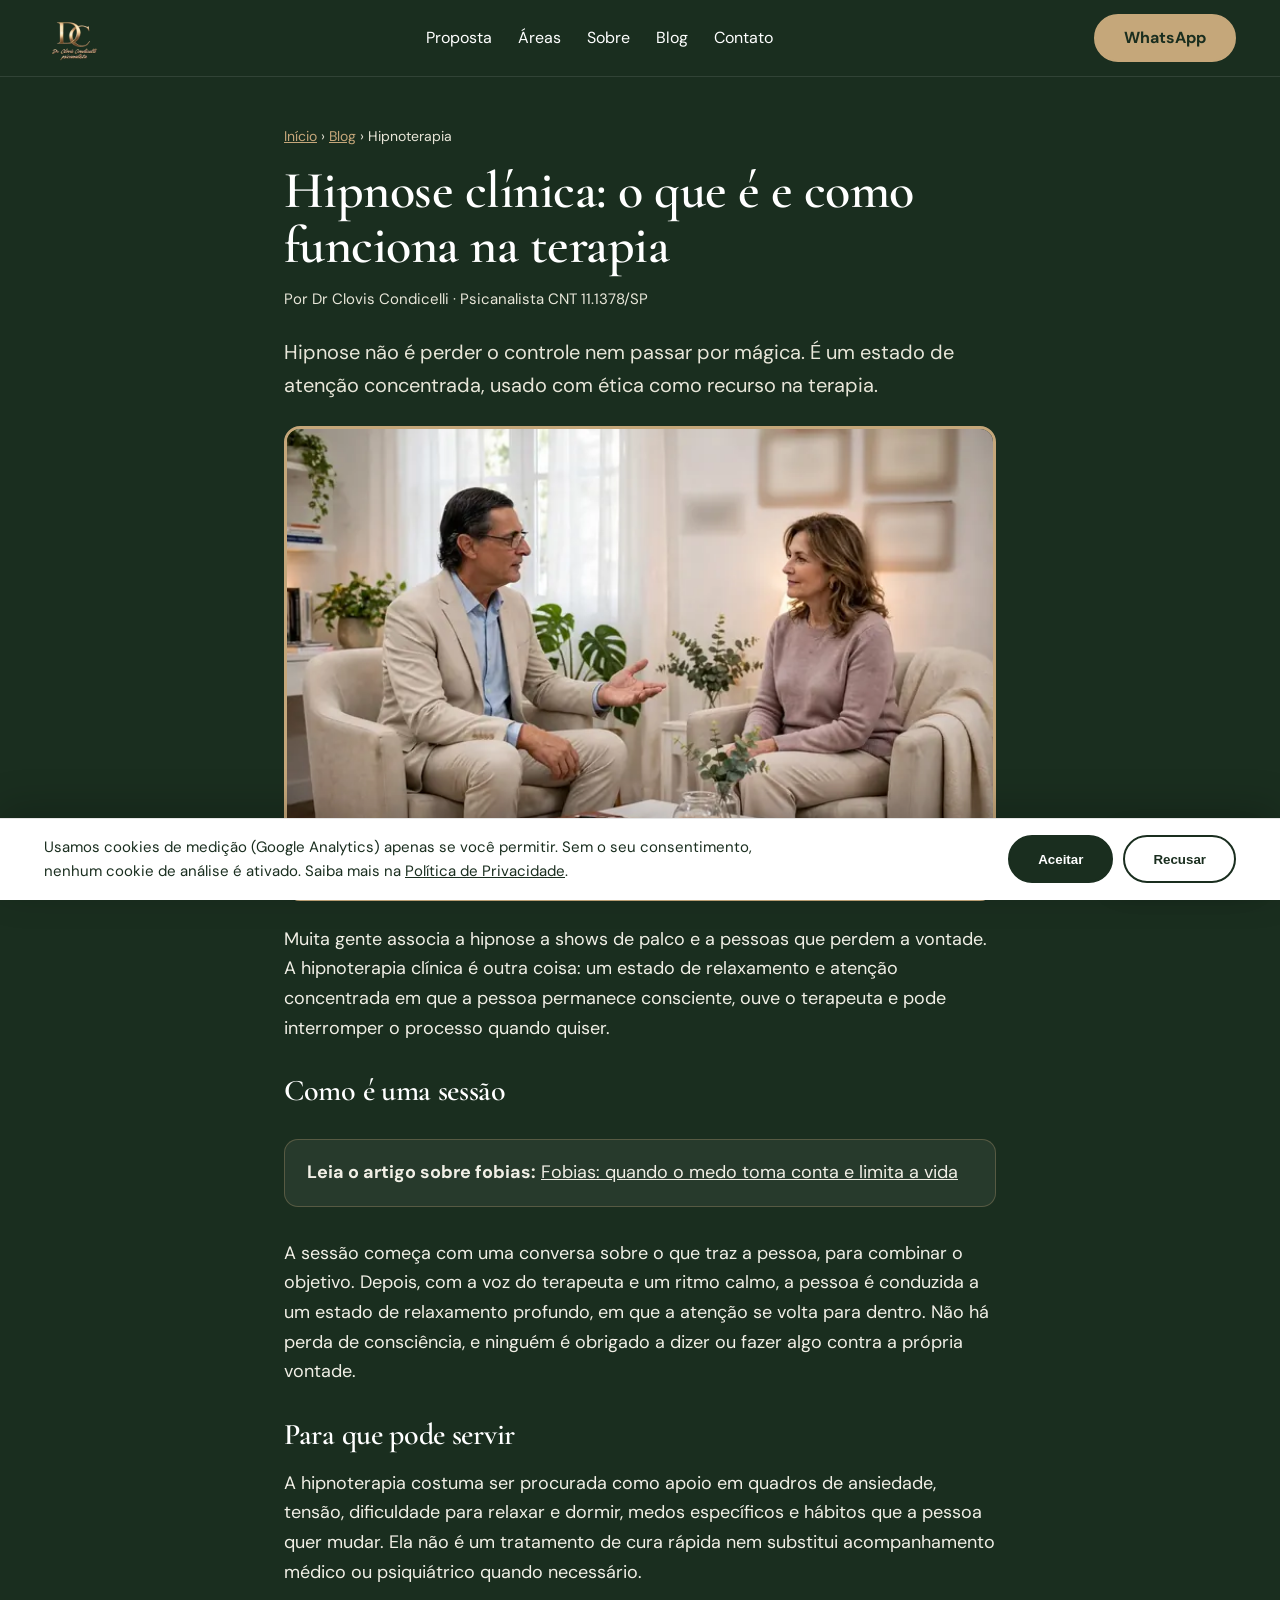
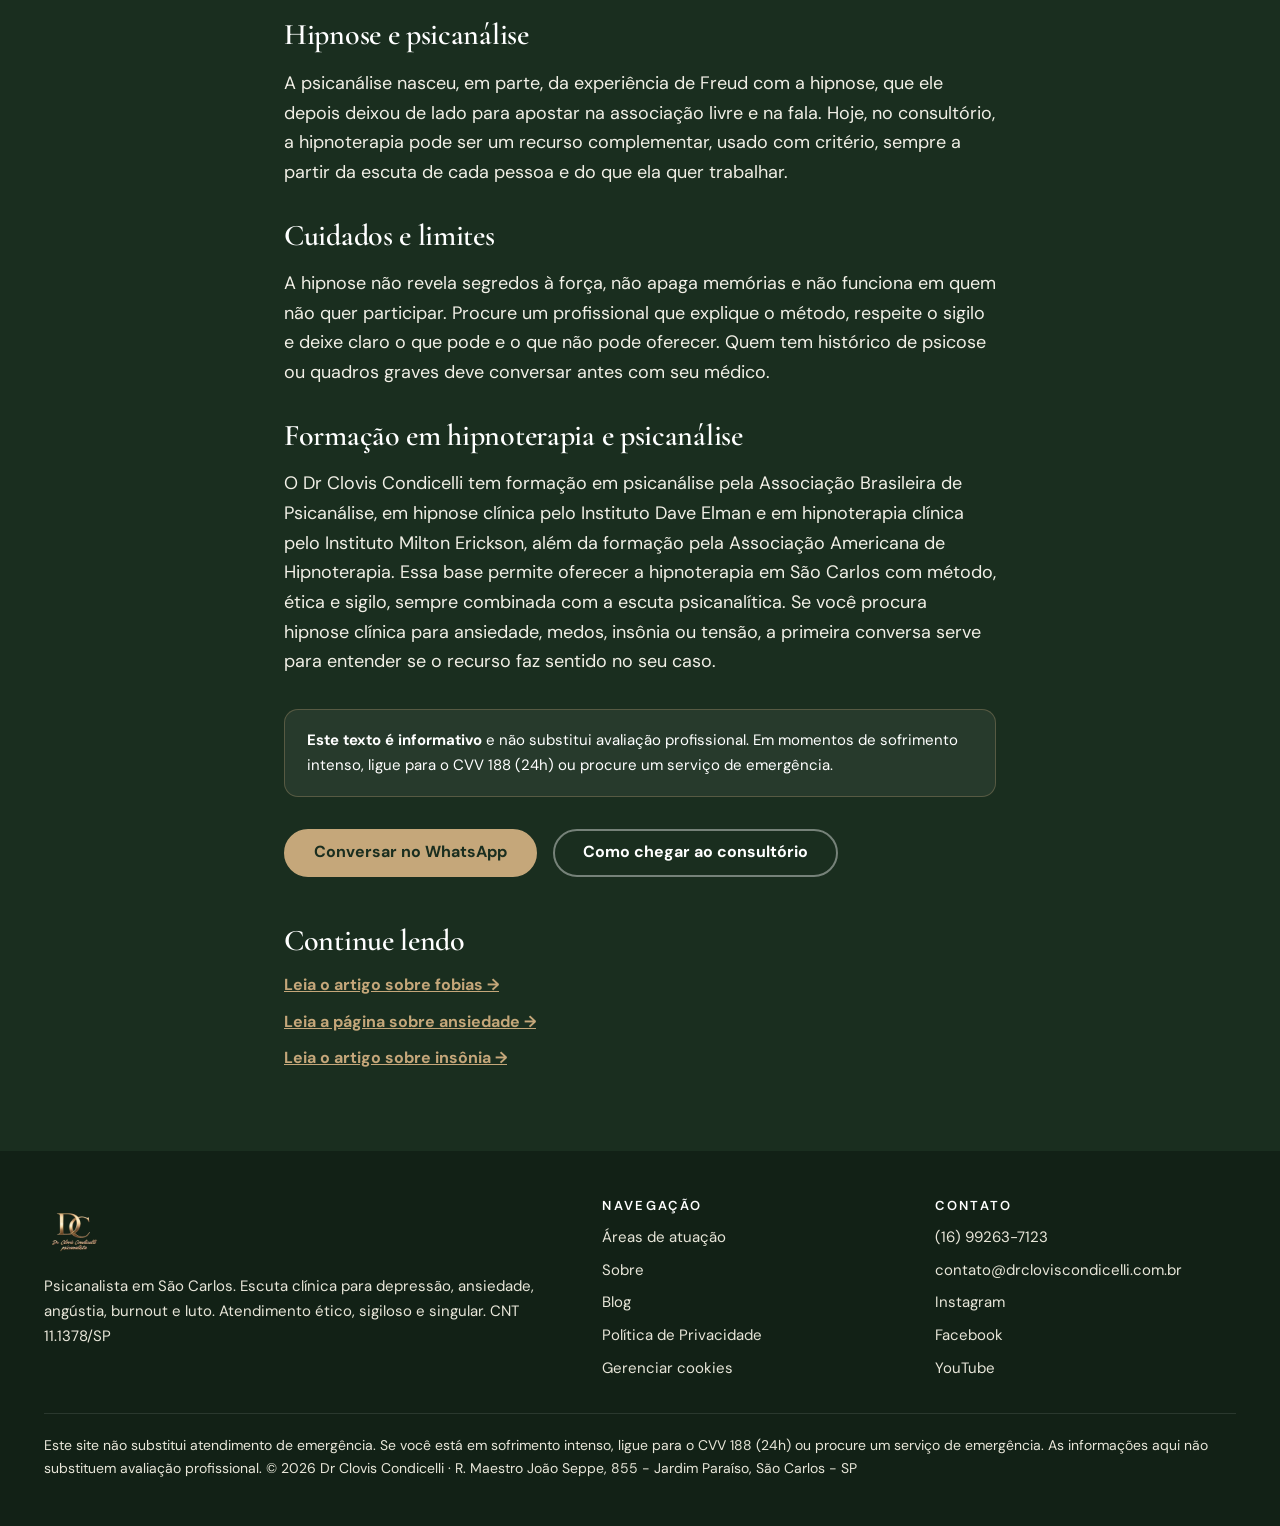
<file: blog/hipnose/index.html>
<!DOCTYPE html>
<html lang="pt-BR">
<head>
<meta charset="UTF-8">
<meta name="viewport" content="width=device-width, initial-scale=1">
<title>Hipnose clínica: o que é e como funciona na terapia</title>
<meta name="description" content="Entenda o que é a hipnoterapia, como é uma sessão, para que serve e quais são seus limites. Orientação de um psicanalista em São Carlos.">
<meta name="robots" content="index, follow, max-image-preview:large">
<meta name="author" content="Dr Clovis Condicelli">
<meta name="theme-color" content="#1A2E1F">
<meta name="google-site-verification" content="cea7e8a68cab7015">
<link rel="canonical" href="https://drcloviscondicelli.com.br/blog/hipnose/">
<link rel="icon" href="/favicon.ico" sizes="48x48"><link rel="icon" type="image/png" href="/favicon-32.png" sizes="32x32"><link rel="apple-touch-icon" href="/apple-touch-icon.png">
<meta property="og:type" content="article"><meta property="og:locale" content="pt_BR"><meta property="og:site_name" content="Dr Clovis Condicelli Psicanalista">
<meta property="og:title" content="Hipnose clínica: o que é e como funciona na terapia"><meta property="og:description" content="Entenda o que é a hipnoterapia, como é uma sessão, para que serve e quais são seus limites. Orientação de um psicanalista em São Carlos."><meta property="og:url" content="https://drcloviscondicelli.com.br/blog/hipnose/">
<meta property="og:image" content="https://drcloviscondicelli.com.br/og-image.jpg"><meta property="og:image:width" content="1200"><meta property="og:image:height" content="630"><meta property="og:image:alt" content="Dr Clovis Condicelli, psicanalista em São Carlos">
<meta name="twitter:card" content="summary_large_image"><meta name="twitter:title" content="Hipnose clínica: o que é e como funciona na terapia"><meta name="twitter:description" content="Entenda o que é a hipnoterapia, como é uma sessão, para que serve e quais são seus limites. Orientação de um psicanalista em São Carlos."><meta name="twitter:image" content="https://drcloviscondicelli.com.br/og-image.jpg">
<link rel="preconnect" href="https://fonts.googleapis.com"><link rel="preconnect" href="https://fonts.gstatic.com" crossorigin>
<link rel="stylesheet" href="https://fonts.googleapis.com/css2?family=Cormorant+Garamond:wght@500;600;700&family=DM+Sans:wght@400;500;700&display=swap">
<link rel="stylesheet" href="/assets/style.css">
<script type="application/ld+json">{"@context":"https://schema.org","@type":"BlogPosting","headline":"Hipnose clínica: o que é e como funciona na terapia","description":"Entenda o que é a hipnoterapia, como é uma sessão, para que serve e quais são seus limites. Orientação de um psicanalista em São Carlos.","inLanguage":"pt-BR","image":"https://drcloviscondicelli.com.br/assets/img/hipnose-678.webp","mainEntityOfPage":"https://drcloviscondicelli.com.br/blog/hipnose/","author":{"@id":"https://drcloviscondicelli.com.br/#pessoa"},"publisher":{"@id":"https://drcloviscondicelli.com.br/#negocio"}}</script>
<script type="application/ld+json">{"@context":"https://schema.org","@type":"BreadcrumbList","itemListElement":[{"@type":"ListItem","position":1,"name":"Início","item":"https://drcloviscondicelli.com.br/"},{"@type":"ListItem","position":2,"name":"Blog","item":"https://drcloviscondicelli.com.br/blog/"},{"@type":"ListItem","position":3,"name":"Hipnose clínica: o que é e como funciona na terapia","item":"https://drcloviscondicelli.com.br/blog/hipnose/"}]}</script>
<script type="application/ld+json">{"@context":"https://schema.org","@type":["ProfessionalService","LocalBusiness"],"@id":"https://drcloviscondicelli.com.br/#negocio","name":"Dr Clovis Condicelli - Psicanalista em São Carlos","url":"https://drcloviscondicelli.com.br/","image":"https://drcloviscondicelli.com.br/og-image.jpg","logo":"https://drcloviscondicelli.com.br/assets/img/icon-512.png","telephone":"+55-16-99263-7123","email":"contato@drcloviscondicelli.com.br","description":"Atendimento psicanalítico presencial em São Carlos e online para todo o Brasil.","address":{"@type":"PostalAddress","streetAddress":"R. Maestro João Seppe, 855 - Jardim Paraíso","addressLocality":"São Carlos","addressRegion":"SP","postalCode":"13568-030","addressCountry":"BR"},"geo":{"@type":"GeoCoordinates","latitude":-21.9997,"longitude":-47.8906},"openingHoursSpecification":[{"@type":"OpeningHoursSpecification","dayOfWeek":["Monday","Tuesday","Wednesday","Thursday","Friday"],"opens":"08:00","closes":"19:00"}],"areaServed":[{"@type":"City","name":"São Carlos"},{"@type":"Country","name":"Brasil"}],"founder":{"@id":"https://drcloviscondicelli.com.br/#pessoa"},"sameAs":["https://www.facebook.com/drcondicelli","https://www.instagram.com/drcondicelli_psicanalista","https://www.youtube.com/@dr.cloviscondicelli"]}</script>
<script type="application/ld+json">{"@context":"https://schema.org","@type":"Person","@id":"https://drcloviscondicelli.com.br/#pessoa","name":"Clovis Condicelli","honorificPrefix":"Dr","jobTitle":"Psicanalista e hipnoterapeuta","identifier":"CNT 11.1378/SP","hasCredential":{"@type":"EducationalOccupationalCredential","credentialCategory":"registro profissional","name":"CNT 11.1378/SP"},"url":"https://drcloviscondicelli.com.br/","image":"https://drcloviscondicelli.com.br/og-image.jpg","description":"Psicanalista em São Carlos com mais de 20 anos de experiência clínica e formação contínua em Freud e Lacan.","alumniOf":[{"@type":"Organization","name":"Associação Brasileira de Psicanálise"},{"@type":"Organization","name":"Instituto Dave Elman Hipnose Clínica"},{"@type":"Organization","name":"Instituto Milton Erickson Hipnoterapia Clínica"},{"@type":"Organization","name":"Associação Americana de Hipnoterapia"}],"knowsAbout":["Psicanálise","Depressão","Ansiedade","Burnout","Insônia"],"worksFor":{"@id":"https://drcloviscondicelli.com.br/#negocio"},"address":{"@type":"PostalAddress","addressLocality":"São Carlos","addressRegion":"SP","addressCountry":"BR"},"sameAs":["https://www.facebook.com/drcondicelli","https://www.instagram.com/drcondicelli_psicanalista","https://www.youtube.com/@dr.cloviscondicelli"]}</script>
</head>
<body>
<a class="skip" href="#conteudo">Ir para o conteúdo</a>
<header class="top"><div class="wrap"><a href="/" aria-label="Dr Clovis Condicelli - página inicial"><img src="/assets/img/logo-160.webp" srcset="/assets/img/logo-160.webp 160w, /assets/img/logo-320.webp 320w" sizes="60px" width="60" height="60" alt="Logotipo Dr Clovis Condicelli, psicanalista" class="logo"></a>
<nav class="main" aria-label="Principal"><a href="/#proposta">Proposta</a><a href="/#areas">Áreas</a><a href="/#sobre">Sobre</a><a href="/#blog">Blog</a><a href="/#contato">Contato</a></nav>
<a class="btn" href="https://wa.me/5516992637123?text=Ol%C3%A1%20Dr.%20Clovis,%20gostaria%20de%20agendar%20uma%20conversa%20inicial" target="_blank" rel="noopener">WhatsApp</a></div></header>
<main id="conteudo">
<article class="art"><nav class="crumbs" aria-label="Você está em"><a href="/">Início</a> › <a href="/blog/">Blog</a> › Hipnoterapia</nav>
<h1 style="margin-top:16px">Hipnose clínica: o que é e como funciona na terapia</h1>
<p class="meta">Por Dr Clovis Condicelli · Psicanalista CNT 11.1378/SP</p>
<p class="lead">Hipnose não é perder o controle nem passar por mágica. É um estado de atenção concentrada, usado com ética como recurso na terapia.</p><img src="/assets/img/hipnose-400.webp" srcset="/assets/img/hipnose-400.webp 400w, /assets/img/hipnose-678.webp 678w" sizes="(min-width:800px) 760px, 100vw" width="678" height="452" alt="Dr Clovis Condicelli conversando com uma mulher em um consultório claro, sentados em poltronas bege, com plantas e uma mesa de centro" class="cover" fetchpriority=high>
<p>Muita gente associa a hipnose a shows de palco e a pessoas que perdem a vontade. A hipnoterapia clínica é outra coisa: um estado de relaxamento e atenção concentrada em que a pessoa permanece consciente, ouve o terapeuta e pode interromper o processo quando quiser.</p><h2 class="serif">Como é uma sessão</h2><p class="box"><strong>Leia o artigo sobre fobias:</strong> <a href="/blog/fobias/">Fobias: quando o medo toma conta e limita a vida</a></p><p>A sessão começa com uma conversa sobre o que traz a pessoa, para combinar o objetivo. Depois, com a voz do terapeuta e um ritmo calmo, a pessoa é conduzida a um estado de relaxamento profundo, em que a atenção se volta para dentro. Não há perda de consciência, e ninguém é obrigado a dizer ou fazer algo contra a própria vontade.</p><h2 class="serif">Para que pode servir</h2><p>A hipnoterapia costuma ser procurada como apoio em quadros de ansiedade, tensão, dificuldade para relaxar e dormir, medos específicos e hábitos que a pessoa quer mudar. Ela não é um tratamento de cura rápida nem substitui acompanhamento médico ou psiquiátrico quando necessário.</p><h2 class="serif">Hipnose e psicanálise</h2><p>A psicanálise nasceu, em parte, da experiência de Freud com a hipnose, que ele depois deixou de lado para apostar na associação livre e na fala. Hoje, no consultório, a hipnoterapia pode ser um recurso complementar, usado com critério, sempre a partir da escuta de cada pessoa e do que ela quer trabalhar.</p><h2 class="serif">Cuidados e limites</h2><p>A hipnose não revela segredos à força, não apaga memórias e não funciona em quem não quer participar. Procure um profissional que explique o método, respeite o sigilo e deixe claro o que pode e o que não pode oferecer. Quem tem histórico de psicose ou quadros graves deve conversar antes com seu médico.</p><h2 class="serif">Formação em hipnoterapia e psicanálise</h2><p>O Dr Clovis Condicelli tem formação em psicanálise pela Associação Brasileira de Psicanálise, em hipnose clínica pelo Instituto Dave Elman e em hipnoterapia clínica pelo Instituto Milton Erickson, além da formação pela Associação Americana de Hipnoterapia. Essa base permite oferecer a hipnoterapia em São Carlos com método, ética e sigilo, sempre combinada com a escuta psicanalítica. Se você procura hipnose clínica para ansiedade, medos, insônia ou tensão, a primeira conversa serve para entender se o recurso faz sentido no seu caso.</p>
<div class="box"><strong>Este texto é informativo</strong> e não substitui avaliação profissional. Em momentos de sofrimento intenso, ligue para o CVV 188 (24h) ou procure um serviço de emergência.</div>
<div class="cta"><a class="btn " href="https://wa.me/5516992637123?text=Ol%C3%A1%20Dr.%20Clovis,%20gostaria%20de%20agendar%20uma%20conversa%20inicial" target="_blank" rel="noopener">Conversar no WhatsApp</a><a class="btn out" href="/#contato">Como chegar ao consultório</a></div>
<h2 class="serif" style="font-size:30px;margin-top:48px">Continue lendo</h2><ul style="list-style:none;padding:0"><li style="margin:10px 0"><a href="/blog/fobias/" style="color:var(--g);font-weight:700">Leia o artigo sobre fobias →</a></li><li style="margin:10px 0"><a href="/ansiedade-sao-carlos/" style="color:var(--g);font-weight:700">Leia a página sobre ansiedade →</a></li><li style="margin:10px 0"><a href="/blog/insonia/" style="color:var(--g);font-weight:700">Leia o artigo sobre insônia →</a></li></ul></article>
</main>
<footer><div class="wrap"><div class="cols"><div><img src="/assets/img/logo-160.webp" srcset="/assets/img/logo-160.webp 160w, /assets/img/logo-320.webp 320w" sizes="64px" width="64" height="64" alt="Logotipo Dr Clovis Condicelli, psicanalista" class="logo" loading=lazy>
<p>Psicanalista em São Carlos. Escuta clínica para depressão, ansiedade, angústia, burnout e luto. Atendimento ético, sigiloso e singular. CNT 11.1378/SP</p></div>
<div><h2>Navegação</h2><ul><li><a href="/#areas">Áreas de atuação</a></li><li><a href="/#sobre">Sobre</a></li><li><a href="/#blog">Blog</a></li><li><a href="/politica-de-privacidade/">Política de Privacidade</a></li><li><a href="#" id="cc-manage">Gerenciar cookies</a></li></ul></div>
<div><h2>Contato</h2><ul><li><a href="tel:+5516992637123">(16) 99263-7123</a></li><li><a href="mailto:contato@drcloviscondicelli.com.br">contato@drcloviscondicelli.com.br</a></li>
<li><a href="https://www.instagram.com/drcondicelli_psicanalista" target="_blank" rel="noopener">Instagram</a></li><li><a href="https://www.facebook.com/drcondicelli" target="_blank" rel="noopener">Facebook</a></li><li><a href="https://www.youtube.com/@dr.cloviscondicelli" target="_blank" rel="noopener">YouTube</a></li></ul></div></div>
<p class="legal">Este site não substitui atendimento de emergência. Se você está em sofrimento intenso, ligue para o CVV 188 (24h) ou procure um serviço de emergência. As informações aqui não substituem avaliação profissional. © 2026 Dr Clovis Condicelli · R. Maestro João Seppe, 855 - Jardim Paraíso, São Carlos - SP</p></div></footer>
<a class="wa" href="https://wa.me/5516992637123?text=Ol%C3%A1%20Dr.%20Clovis,%20gostaria%20de%20agendar%20uma%20conversa%20inicial" target="_blank" rel="noopener" aria-label="Falar com o Dr Clovis no WhatsApp"><svg width="22" height="22" viewBox="0 0 24 24" fill="currentColor" aria-hidden="true"><path d="M12 2a10 10 0 0 0-8.6 15.1L2 22l5-1.3A10 10 0 1 0 12 2zm5.2 14.2c-.2.6-1.300 1.200-1.800 1.200-.5.100-1 .2-3.300-.7-2.800-1.200-4.600-4-4.700-4.200-.1-.2-1.100-1.500-1.100-2.800s.7-2 1-2.300c.2-.3.600-.3.800-.3h.6c.2 0 .4 0 .6.500l.8 2c.1.200.1.300 0 .5l-.4.500-.3.400c-.1.100-.3.300-.1.600.2.300.8 1.300 1.700 2.100 1.100 1 2.100 1.300 2.400 1.400.3.100.5.100.6-.1l.9-1.100c.2-.3.400-.2.600-.1l1.900.9c.3.100.5.200.5.300.1.200.1.800-.1 1.500z"/></svg>WhatsApp</a>
<div id="cookie" class="cookie" role="dialog" aria-label="Aviso de cookies" hidden><div class="wrap"><p>Usamos cookies de medição (Google Analytics) apenas se você permitir. Sem o seu consentimento, nenhum cookie de análise é ativado. Saiba mais na <a href="/politica-de-privacidade/">Política de Privacidade</a>.</p>
<div><button class="btn dk" id="cc-ok" type="button">Aceitar</button><button class="btn out" style="color:#1A2E1F;border-color:#1A2E1F" id="cc-no" type="button">Recusar</button></div></div></div>
<script src="/assets/site.js" defer></script>
</body>
</html>
</file>
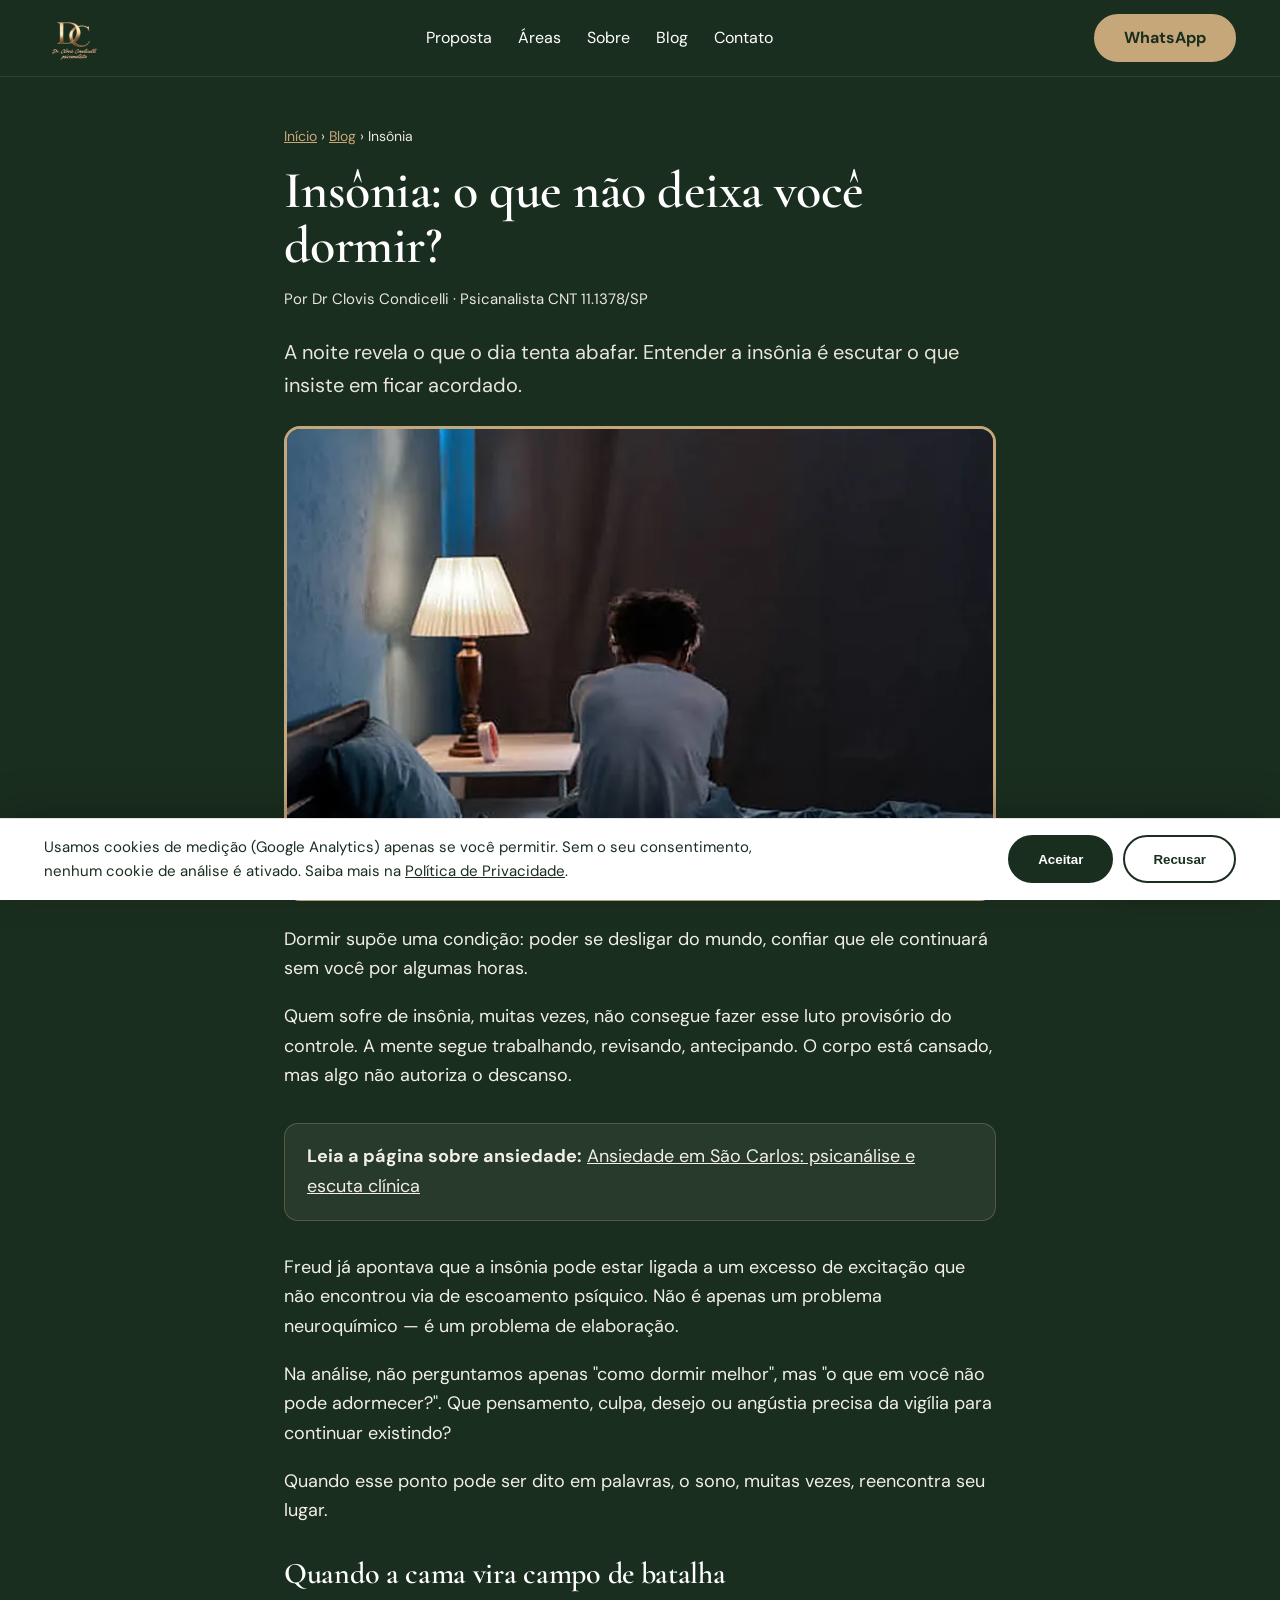
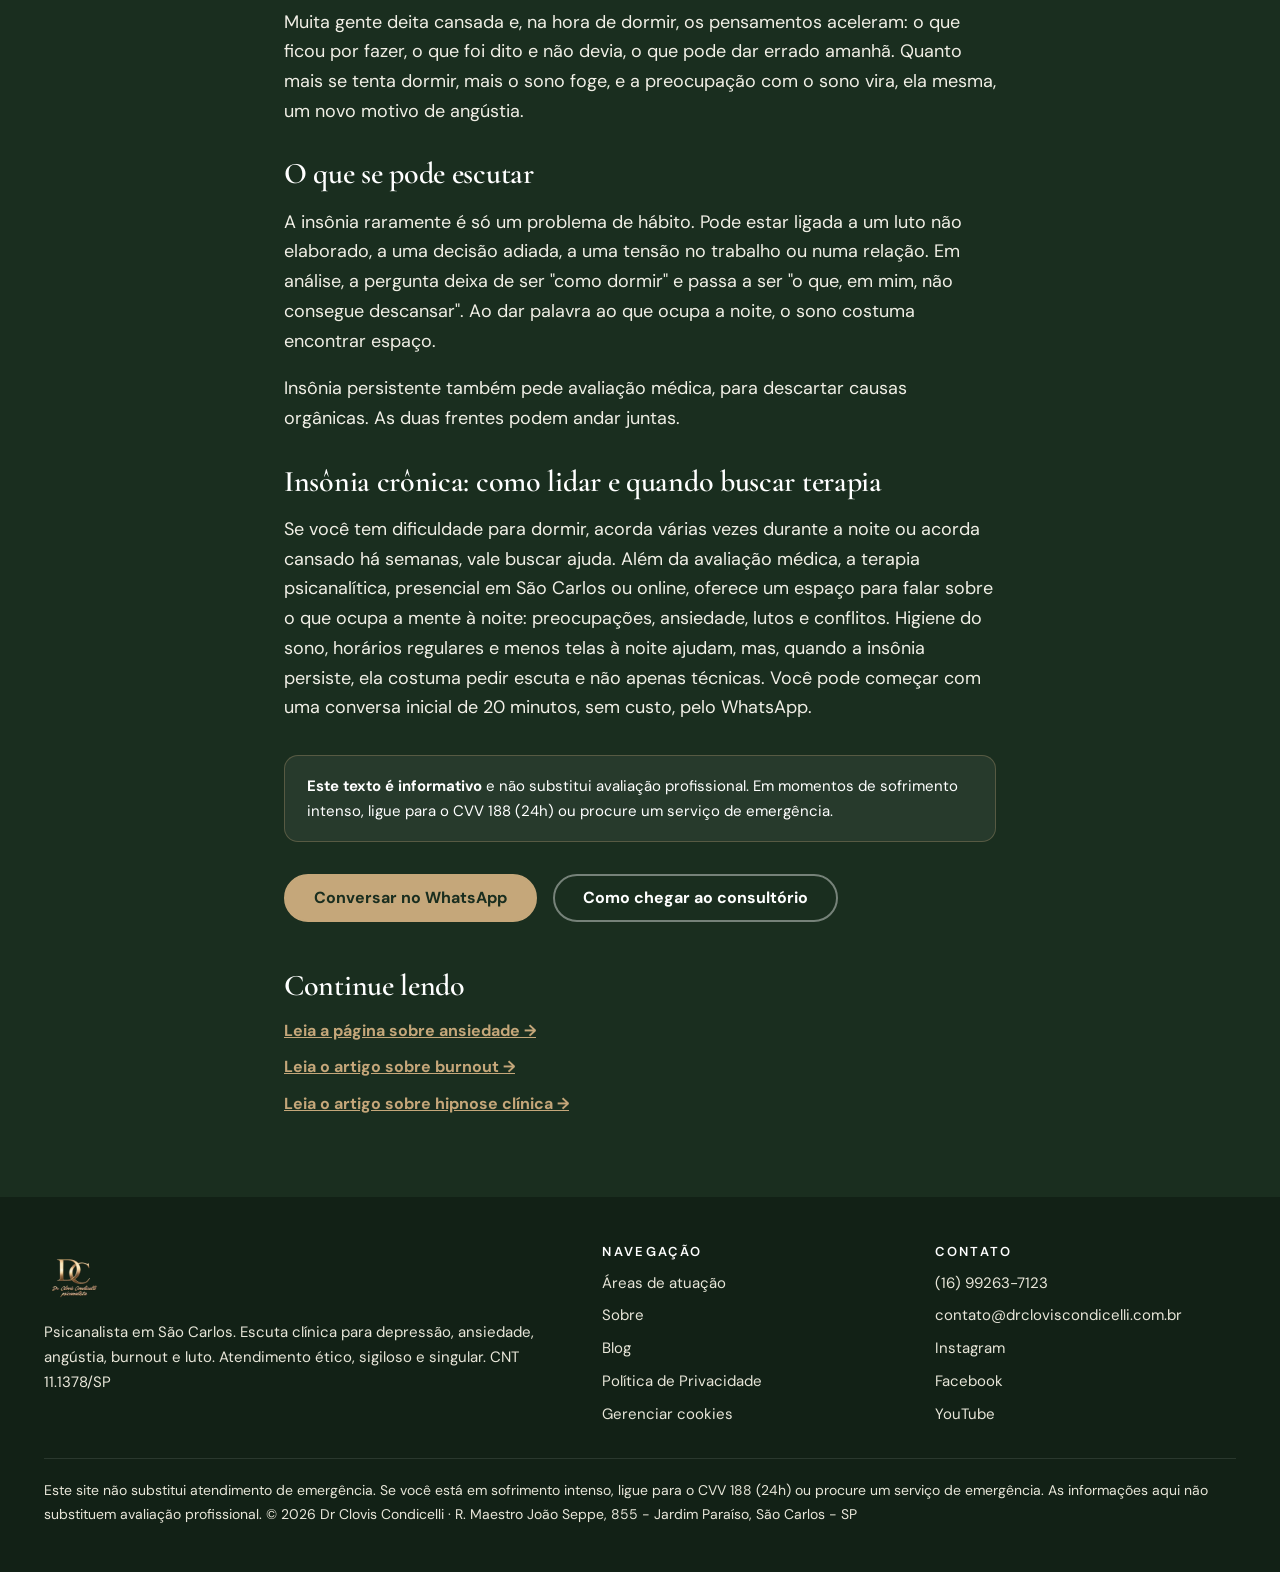
<file: blog/insonia/index.html>
<!DOCTYPE html>
<html lang="pt-BR">
<head>
<meta charset="UTF-8">
<meta name="viewport" content="width=device-width, initial-scale=1">
<title>Insônia: o que não deixa você dormir?</title>
<meta name="description" content="A noite revela o que o dia tenta abafar. Entenda a insônia a partir da escuta psicanalítica e da pergunta: o que em você não pode adormecer?">
<meta name="robots" content="index, follow, max-image-preview:large">
<meta name="author" content="Dr Clovis Condicelli">
<meta name="theme-color" content="#1A2E1F">
<meta name="google-site-verification" content="cea7e8a68cab7015">
<link rel="canonical" href="https://drcloviscondicelli.com.br/blog/insonia/">
<link rel="icon" href="/favicon.ico" sizes="48x48"><link rel="icon" type="image/png" href="/favicon-32.png" sizes="32x32"><link rel="apple-touch-icon" href="/apple-touch-icon.png">
<meta property="og:type" content="article"><meta property="og:locale" content="pt_BR"><meta property="og:site_name" content="Dr Clovis Condicelli Psicanalista">
<meta property="og:title" content="Insônia: o que não deixa você dormir?"><meta property="og:description" content="A noite revela o que o dia tenta abafar. Entenda a insônia a partir da escuta psicanalítica e da pergunta: o que em você não pode adormecer?"><meta property="og:url" content="https://drcloviscondicelli.com.br/blog/insonia/">
<meta property="og:image" content="https://drcloviscondicelli.com.br/og-image.jpg"><meta property="og:image:width" content="1200"><meta property="og:image:height" content="630"><meta property="og:image:alt" content="Dr Clovis Condicelli, psicanalista em São Carlos">
<meta name="twitter:card" content="summary_large_image"><meta name="twitter:title" content="Insônia: o que não deixa você dormir?"><meta name="twitter:description" content="A noite revela o que o dia tenta abafar. Entenda a insônia a partir da escuta psicanalítica e da pergunta: o que em você não pode adormecer?"><meta name="twitter:image" content="https://drcloviscondicelli.com.br/og-image.jpg">
<link rel="preconnect" href="https://fonts.googleapis.com"><link rel="preconnect" href="https://fonts.gstatic.com" crossorigin>
<link rel="stylesheet" href="https://fonts.googleapis.com/css2?family=Cormorant+Garamond:wght@500;600;700&family=DM+Sans:wght@400;500;700&display=swap">
<link rel="stylesheet" href="/assets/style.css">
<script type="application/ld+json">{"@context":"https://schema.org","@type":"BlogPosting","headline":"Insônia: o que não deixa você dormir?","description":"A noite revela o que o dia tenta abafar. Entenda a insônia a partir da escuta psicanalítica e da pergunta: o que em você não pode adormecer?","inLanguage":"pt-BR","image":"https://drcloviscondicelli.com.br/assets/img/insonia-678.webp","mainEntityOfPage":"https://drcloviscondicelli.com.br/blog/insonia/","author":{"@id":"https://drcloviscondicelli.com.br/#pessoa"},"publisher":{"@id":"https://drcloviscondicelli.com.br/#negocio"}}</script>
<script type="application/ld+json">{"@context":"https://schema.org","@type":"BreadcrumbList","itemListElement":[{"@type":"ListItem","position":1,"name":"Início","item":"https://drcloviscondicelli.com.br/"},{"@type":"ListItem","position":2,"name":"Blog","item":"https://drcloviscondicelli.com.br/blog/"},{"@type":"ListItem","position":3,"name":"Insônia: o que não deixa você dormir?","item":"https://drcloviscondicelli.com.br/blog/insonia/"}]}</script>
<script type="application/ld+json">{"@context":"https://schema.org","@type":["ProfessionalService","LocalBusiness"],"@id":"https://drcloviscondicelli.com.br/#negocio","name":"Dr Clovis Condicelli - Psicanalista em São Carlos","url":"https://drcloviscondicelli.com.br/","image":"https://drcloviscondicelli.com.br/og-image.jpg","logo":"https://drcloviscondicelli.com.br/assets/img/icon-512.png","telephone":"+55-16-99263-7123","email":"contato@drcloviscondicelli.com.br","description":"Atendimento psicanalítico presencial em São Carlos e online para todo o Brasil.","address":{"@type":"PostalAddress","streetAddress":"R. Maestro João Seppe, 855 - Jardim Paraíso","addressLocality":"São Carlos","addressRegion":"SP","postalCode":"13568-030","addressCountry":"BR"},"geo":{"@type":"GeoCoordinates","latitude":-21.9997,"longitude":-47.8906},"openingHoursSpecification":[{"@type":"OpeningHoursSpecification","dayOfWeek":["Monday","Tuesday","Wednesday","Thursday","Friday"],"opens":"08:00","closes":"19:00"}],"areaServed":[{"@type":"City","name":"São Carlos"},{"@type":"Country","name":"Brasil"}],"founder":{"@id":"https://drcloviscondicelli.com.br/#pessoa"},"sameAs":["https://www.facebook.com/drcondicelli","https://www.instagram.com/drcondicelli_psicanalista","https://www.youtube.com/@dr.cloviscondicelli"]}</script>
<script type="application/ld+json">{"@context":"https://schema.org","@type":"Person","@id":"https://drcloviscondicelli.com.br/#pessoa","name":"Clovis Condicelli","honorificPrefix":"Dr","jobTitle":"Psicanalista e hipnoterapeuta","identifier":"CNT 11.1378/SP","hasCredential":{"@type":"EducationalOccupationalCredential","credentialCategory":"registro profissional","name":"CNT 11.1378/SP"},"url":"https://drcloviscondicelli.com.br/","image":"https://drcloviscondicelli.com.br/og-image.jpg","description":"Psicanalista em São Carlos com mais de 20 anos de experiência clínica e formação contínua em Freud e Lacan.","alumniOf":[{"@type":"Organization","name":"Associação Brasileira de Psicanálise"},{"@type":"Organization","name":"Instituto Dave Elman Hipnose Clínica"},{"@type":"Organization","name":"Instituto Milton Erickson Hipnoterapia Clínica"},{"@type":"Organization","name":"Associação Americana de Hipnoterapia"}],"knowsAbout":["Psicanálise","Depressão","Ansiedade","Burnout","Insônia"],"worksFor":{"@id":"https://drcloviscondicelli.com.br/#negocio"},"address":{"@type":"PostalAddress","addressLocality":"São Carlos","addressRegion":"SP","addressCountry":"BR"},"sameAs":["https://www.facebook.com/drcondicelli","https://www.instagram.com/drcondicelli_psicanalista","https://www.youtube.com/@dr.cloviscondicelli"]}</script>
</head>
<body>
<a class="skip" href="#conteudo">Ir para o conteúdo</a>
<header class="top"><div class="wrap"><a href="/" aria-label="Dr Clovis Condicelli - página inicial"><img src="/assets/img/logo-160.webp" srcset="/assets/img/logo-160.webp 160w, /assets/img/logo-320.webp 320w" sizes="60px" width="60" height="60" alt="Logotipo Dr Clovis Condicelli, psicanalista" class="logo"></a>
<nav class="main" aria-label="Principal"><a href="/#proposta">Proposta</a><a href="/#areas">Áreas</a><a href="/#sobre">Sobre</a><a href="/#blog">Blog</a><a href="/#contato">Contato</a></nav>
<a class="btn" href="https://wa.me/5516992637123?text=Ol%C3%A1%20Dr.%20Clovis,%20gostaria%20de%20agendar%20uma%20conversa%20inicial" target="_blank" rel="noopener">WhatsApp</a></div></header>
<main id="conteudo">
<article class="art"><nav class="crumbs" aria-label="Você está em"><a href="/">Início</a> › <a href="/blog/">Blog</a> › Insônia</nav>
<h1 style="margin-top:16px">Insônia: o que não deixa você dormir?</h1>
<p class="meta">Por Dr Clovis Condicelli · Psicanalista CNT 11.1378/SP</p>
<p class="lead">A noite revela o que o dia tenta abafar. Entender a insônia é escutar o que insiste em ficar acordado.</p><img src="/assets/img/insonia-400.webp" srcset="/assets/img/insonia-400.webp 400w, /assets/img/insonia-678.webp 678w" sizes="(min-width:800px) 760px, 100vw" width="678" height="452" alt="Pessoa de costas sentada na cama, em um quarto à meia-luz ao lado de um abajur, ilustrando o artigo sobre insônia" class="cover" fetchpriority=high>
<p>Dormir supõe uma condição: poder se desligar do mundo, confiar que ele continuará sem você por algumas horas.</p><p>Quem sofre de insônia, muitas vezes, não consegue fazer esse luto provisório do controle. A mente segue trabalhando, revisando, antecipando. O corpo está cansado, mas algo não autoriza o descanso.</p><p class="box"><strong>Leia a página sobre ansiedade:</strong> <a href="/ansiedade-sao-carlos/">Ansiedade em São Carlos: psicanálise e escuta clínica</a></p><p>Freud já apontava que a insônia pode estar ligada a um excesso de excitação que não encontrou via de escoamento psíquico. Não é apenas um problema neuroquímico — é um problema de elaboração.</p><p>Na análise, não perguntamos apenas &quot;como dormir melhor&quot;, mas &quot;o que em você não pode adormecer?&quot;. Que pensamento, culpa, desejo ou angústia precisa da vigília para continuar existindo?</p><p>Quando esse ponto pode ser dito em palavras, o sono, muitas vezes, reencontra seu lugar.</p><h2 class="serif">Quando a cama vira campo de batalha</h2><p>Muita gente deita cansada e, na hora de dormir, os pensamentos aceleram: o que ficou por fazer, o que foi dito e não devia, o que pode dar errado amanhã. Quanto mais se tenta dormir, mais o sono foge, e a preocupação com o sono vira, ela mesma, um novo motivo de angústia.</p><h2 class="serif">O que se pode escutar</h2><p>A insônia raramente é só um problema de hábito. Pode estar ligada a um luto não elaborado, a uma decisão adiada, a uma tensão no trabalho ou numa relação. Em análise, a pergunta deixa de ser &quot;como dormir&quot; e passa a ser &quot;o que, em mim, não consegue descansar&quot;. Ao dar palavra ao que ocupa a noite, o sono costuma encontrar espaço.</p><p>Insônia persistente também pede avaliação médica, para descartar causas orgânicas. As duas frentes podem andar juntas.</p><h2 class="serif">Insônia crônica: como lidar e quando buscar terapia</h2><p>Se você tem dificuldade para dormir, acorda várias vezes durante a noite ou acorda cansado há semanas, vale buscar ajuda. Além da avaliação médica, a terapia psicanalítica, presencial em São Carlos ou online, oferece um espaço para falar sobre o que ocupa a mente à noite: preocupações, ansiedade, lutos e conflitos. Higiene do sono, horários regulares e menos telas à noite ajudam, mas, quando a insônia persiste, ela costuma pedir escuta e não apenas técnicas. Você pode começar com uma conversa inicial de 20 minutos, sem custo, pelo WhatsApp.</p>
<div class="box"><strong>Este texto é informativo</strong> e não substitui avaliação profissional. Em momentos de sofrimento intenso, ligue para o CVV 188 (24h) ou procure um serviço de emergência.</div>
<div class="cta"><a class="btn " href="https://wa.me/5516992637123?text=Ol%C3%A1%20Dr.%20Clovis,%20gostaria%20de%20agendar%20uma%20conversa%20inicial" target="_blank" rel="noopener">Conversar no WhatsApp</a><a class="btn out" href="/#contato">Como chegar ao consultório</a></div>
<h2 class="serif" style="font-size:30px;margin-top:48px">Continue lendo</h2><ul style="list-style:none;padding:0"><li style="margin:10px 0"><a href="/ansiedade-sao-carlos/" style="color:var(--g);font-weight:700">Leia a página sobre ansiedade →</a></li><li style="margin:10px 0"><a href="/blog/burnout/" style="color:var(--g);font-weight:700">Leia o artigo sobre burnout →</a></li><li style="margin:10px 0"><a href="/blog/hipnose/" style="color:var(--g);font-weight:700">Leia o artigo sobre hipnose clínica →</a></li></ul></article>
</main>
<footer><div class="wrap"><div class="cols"><div><img src="/assets/img/logo-160.webp" srcset="/assets/img/logo-160.webp 160w, /assets/img/logo-320.webp 320w" sizes="64px" width="64" height="64" alt="Logotipo Dr Clovis Condicelli, psicanalista" class="logo" loading=lazy>
<p>Psicanalista em São Carlos. Escuta clínica para depressão, ansiedade, angústia, burnout e luto. Atendimento ético, sigiloso e singular. CNT 11.1378/SP</p></div>
<div><h2>Navegação</h2><ul><li><a href="/#areas">Áreas de atuação</a></li><li><a href="/#sobre">Sobre</a></li><li><a href="/#blog">Blog</a></li><li><a href="/politica-de-privacidade/">Política de Privacidade</a></li><li><a href="#" id="cc-manage">Gerenciar cookies</a></li></ul></div>
<div><h2>Contato</h2><ul><li><a href="tel:+5516992637123">(16) 99263-7123</a></li><li><a href="mailto:contato@drcloviscondicelli.com.br">contato@drcloviscondicelli.com.br</a></li>
<li><a href="https://www.instagram.com/drcondicelli_psicanalista" target="_blank" rel="noopener">Instagram</a></li><li><a href="https://www.facebook.com/drcondicelli" target="_blank" rel="noopener">Facebook</a></li><li><a href="https://www.youtube.com/@dr.cloviscondicelli" target="_blank" rel="noopener">YouTube</a></li></ul></div></div>
<p class="legal">Este site não substitui atendimento de emergência. Se você está em sofrimento intenso, ligue para o CVV 188 (24h) ou procure um serviço de emergência. As informações aqui não substituem avaliação profissional. © 2026 Dr Clovis Condicelli · R. Maestro João Seppe, 855 - Jardim Paraíso, São Carlos - SP</p></div></footer>
<a class="wa" href="https://wa.me/5516992637123?text=Ol%C3%A1%20Dr.%20Clovis,%20gostaria%20de%20agendar%20uma%20conversa%20inicial" target="_blank" rel="noopener" aria-label="Falar com o Dr Clovis no WhatsApp"><svg width="22" height="22" viewBox="0 0 24 24" fill="currentColor" aria-hidden="true"><path d="M12 2a10 10 0 0 0-8.6 15.1L2 22l5-1.3A10 10 0 1 0 12 2zm5.2 14.2c-.2.6-1.300 1.200-1.800 1.200-.5.100-1 .2-3.300-.7-2.800-1.200-4.600-4-4.700-4.200-.1-.2-1.100-1.500-1.100-2.800s.7-2 1-2.300c.2-.3.600-.3.800-.3h.6c.2 0 .4 0 .6.500l.8 2c.1.200.1.300 0 .5l-.4.500-.3.400c-.1.100-.3.300-.1.600.2.300.8 1.300 1.700 2.100 1.100 1 2.100 1.300 2.400 1.400.3.100.5.100.6-.1l.9-1.100c.2-.3.400-.2.600-.1l1.900.9c.3.100.5.200.5.300.1.200.1.800-.1 1.500z"/></svg>WhatsApp</a>
<div id="cookie" class="cookie" role="dialog" aria-label="Aviso de cookies" hidden><div class="wrap"><p>Usamos cookies de medição (Google Analytics) apenas se você permitir. Sem o seu consentimento, nenhum cookie de análise é ativado. Saiba mais na <a href="/politica-de-privacidade/">Política de Privacidade</a>.</p>
<div><button class="btn dk" id="cc-ok" type="button">Aceitar</button><button class="btn out" style="color:#1A2E1F;border-color:#1A2E1F" id="cc-no" type="button">Recusar</button></div></div></div>
<script src="/assets/site.js" defer></script>
</body>
</html>
</file>
<file: assets/style.css>
:root{--f:#1A2E1F;--fd:#122116;--g:#C5A77A;--c:#E8E6D9;--cr:#F6F3EC;--ink:#1A2E1F;--mut:#5b4f3d}
*,::before,::after{box-sizing:border-box}html{scroll-behavior:smooth;scroll-padding-top:96px}
body{margin:0;background:var(--f);color:#fff;font:16px/1.65 "DM Sans",system-ui,-apple-system,"Segoe UI",sans-serif;-webkit-text-size-adjust:100%}
h1,h2,h3,.serif{font-family:"Cormorant Garamond",Georgia,"Times New Roman",serif;font-weight:600;line-height:1.05;letter-spacing:-.01em;margin:0}
img{max-width:100%;height:auto;display:block}a{color:inherit}
.wrap{max-width:1240px;margin:0 auto;padding:0 24px}
.skip{position:absolute;left:-999px;top:8px;background:#fff;color:var(--f);padding:8px 14px;border-radius:8px;z-index:200}.skip:focus{left:8px}
:focus-visible{outline:3px solid var(--g);outline-offset:3px}
header.top{position:sticky;top:0;z-index:40;background:var(--f);border-bottom:1px solid rgba(255,255,255,.1)}
header.top .wrap{display:flex;align-items:center;justify-content:space-between;gap:16px;min-height:72px;flex-wrap:wrap;padding-top:8px;padding-bottom:8px}
.logo{width:60px;height:60px;object-fit:contain}
nav.main{display:flex;gap:22px;flex-wrap:wrap}nav.main a{text-decoration:none;color:#fff;font-size:16px;padding:8px 2px}nav.main a:hover{color:var(--g)}
.btn{display:inline-flex;align-items:center;justify-content:center;min-height:48px;padding:0 28px;border-radius:999px;background:var(--g);color:var(--f);font-weight:700;text-decoration:none;border:2px solid var(--g);text-align:center}
.btn:hover{background:#fff;border-color:#fff}.btn.out{background:transparent;color:#fff;border-color:rgba(255,255,255,.4)}.btn.out:hover{background:#fff;color:var(--f)}
.btn.dk{background:var(--f);color:#fff;border-color:var(--f)}.btn.dk:hover{background:#000}
.note{font-size:14px;color:var(--c);margin:8px 0 0;max-width:320px}
.hero .wrap{display:grid;gap:40px;padding-top:56px;padding-bottom:64px;align-items:center}
.badge{display:inline-block;padding:6px 16px;border:1px solid rgba(197,167,122,.5);background:rgba(197,167,122,.1);border-radius:999px;font-size:13px;letter-spacing:.12em;text-transform:uppercase}
.hero h1{font-size:clamp(38px,6vw,64px);margin-top:22px}.hero h1 em{font-weight:500}
.hero p.lead{font-size:18px;color:var(--c);max-width:560px;margin:20px 0 0}.cta{display:flex;flex-wrap:wrap;gap:16px;margin-top:28px;align-items:flex-start}
.photo{border:3px solid var(--g);border-radius:24px;overflow:hidden;box-shadow:0 20px 60px rgba(0,0,0,.4)}.photo img{width:100%;aspect-ratio:6/7;object-fit:cover;object-position:center 15%}
.strip{background:var(--fd);border-top:1px solid rgba(255,255,255,.08);border-bottom:1px solid rgba(255,255,255,.08)}
.strip ul{list-style:none;margin:0;padding:18px 24px;display:flex;flex-wrap:wrap;gap:12px 32px;justify-content:space-between;font-size:15px;color:var(--c)}
section{padding:64px 0}.light{background:#fff;color:var(--ink)}.cream{background:var(--cr);color:var(--ink)}.gold{background:var(--g);color:var(--ink)}
.eyebrow{font-size:13px;letter-spacing:.18em;text-transform:uppercase;font-weight:700}
h2.h{font-size:clamp(32px,4.5vw,50px);margin-top:12px}
.two{display:grid;gap:40px}.grid3{display:grid;gap:20px;margin-top:32px}
.card{border-radius:16px;padding:24px;background:rgba(255,255,255,.05);border:1px solid rgba(197,167,122,.25)}.card h3{font-size:28px;margin-bottom:8px}.card p{margin:0;color:var(--c)}
.card a.more{display:inline-block;margin-top:14px;color:var(--g);font-weight:700}
.light .card,.cream .card{background:#fff;border-color:rgba(0,0,0,.08)}.light .card p,.cream .card p{color:#3b362c}
.step b{font-family:"Cormorant Garamond",Georgia,serif;font-size:48px;line-height:1;color:rgba(26,46,31,.3);display:block}
.quote{font-style:italic;color:var(--mut);max-width:420px;margin-top:20px}
.sobre img{border:3px solid var(--g);border-radius:24px;width:100%}.thumbs{display:grid;grid-template-columns:1fr 1fr;gap:12px;margin-top:12px}.thumbs img{border-radius:16px;height:150px;object-fit:cover;object-position:center 22%;border-width:1px}
.facts{display:grid;gap:12px;margin-top:24px}.facts div{background:#F7F3EB;border-radius:14px;padding:16px 20px}.facts b{display:block;font-size:13px;letter-spacing:.06em;text-transform:uppercase}
.post{background:#fff;color:var(--ink);border-radius:12px;overflow:hidden;box-shadow:0 15px 50px rgba(0,0,0,.2);display:flex;flex-direction:column;text-decoration:none}
.post img{width:100%;height:300px;object-fit:cover;object-position:center 18%}.post div{padding:22px}.post small{font-size:13px;letter-spacing:.14em;text-transform:uppercase;font-weight:700}.post h3{font-size:26px;margin:10px 0}.post p{margin:0;color:#3b362c}
details{background:#fff;border:1px solid rgba(0,0,0,.1);border-radius:14px;padding:16px 20px;margin-top:12px}summary{cursor:pointer;font-weight:700;font-size:17px}details p{margin:10px 0 0;color:#3b362c}
.contact{display:grid;gap:32px}.map{border:2px solid var(--g);border-radius:16px;overflow:hidden;max-width:800px;width:100%}.map iframe{width:100%;height:360px;border:0;display:block}
.contact address{font-style:normal;color:var(--c)}.contact address p{margin:6px 0}
footer{background:var(--fd);padding:48px 0 32px;font-size:15px;color:var(--c)}footer .cols{display:grid;gap:32px}footer h2{font-family:"DM Sans",sans-serif;font-size:13px;letter-spacing:.18em;text-transform:uppercase;color:#fff;margin-bottom:12px}
footer ul{list-style:none;margin:0;padding:0;display:grid;gap:8px}footer a{text-decoration:none}footer a:hover{color:var(--g)}
footer .legal{margin-top:32px;padding-top:20px;border-top:1px solid rgba(255,255,255,.1);font-size:14px}
.wa{position:fixed;right:20px;bottom:20px;z-index:60;display:flex;align-items:center;gap:8px;min-height:52px;padding:0 20px;border-radius:999px;background:#25D366;color:#073b1a;font-weight:700;text-decoration:none;box-shadow:0 8px 24px rgba(0,0,0,.4)}
.cookie{position:fixed;left:0;right:0;bottom:0;z-index:70;background:#fff;color:var(--ink);border-top:1px solid rgba(0,0,0,.1);box-shadow:0 -10px 40px rgba(0,0,0,.2)}.cookie[hidden]{display:none}
.cookie .wrap{display:flex;flex-wrap:wrap;gap:16px;align-items:center;justify-content:space-between;padding-top:16px;padding-bottom:16px}.cookie p{margin:0;font-size:15px;max-width:760px}.cookie div{display:flex;gap:10px}
.art{max-width:760px;margin:0 auto;padding:48px 24px 64px}.art h1{font-size:clamp(34px,5vw,52px)}.art .meta{color:var(--c);font-size:15px;margin:14px 0 24px}.art .lead{font-size:20px;color:var(--c)}
.art img.cover{border-radius:16px;margin:24px 0;width:100%;aspect-ratio:3/2;object-fit:cover;object-position:center 12%;border:3px solid var(--g)}
.art p{font-size:18px;color:#F1EFE6}.crumbs{font-size:14px;color:var(--c)}.crumbs a{color:var(--g)}
.box{background:rgba(255,255,255,.06);border:1px solid rgba(197,167,122,.3);border-radius:14px;padding:18px 22px;margin:32px 0;font-size:15px}
.prose h2,.art h2{font-size:30px;margin:32px 0 10px}.strip svg{width:18px;height:18px;vertical-align:-3px;margin-right:6px;fill:none;stroke:var(--g);stroke-width:2;stroke-linecap:round;stroke-linejoin:round}.post-list{margin:0}.prose p,.prose li{font-size:17px;color:#F1EFE6}
@media(min-width:900px){.hero .wrap{grid-template-columns:1.1fr .9fr}.two{grid-template-columns:.9fr 1.1fr;align-items:start}.grid3{grid-template-columns:repeat(3,1fr)}footer .cols{grid-template-columns:1.4fr .8fr .8fr}.contact{grid-template-columns:1fr 1.2fr;align-items:center}.facts{grid-template-columns:1fr 1fr}}
@media(max-width:899px){nav.main{order:3;width:100%;gap:16px}}
@media(prefers-reduced-motion:reduce){html{scroll-behavior:auto}}
</file>
